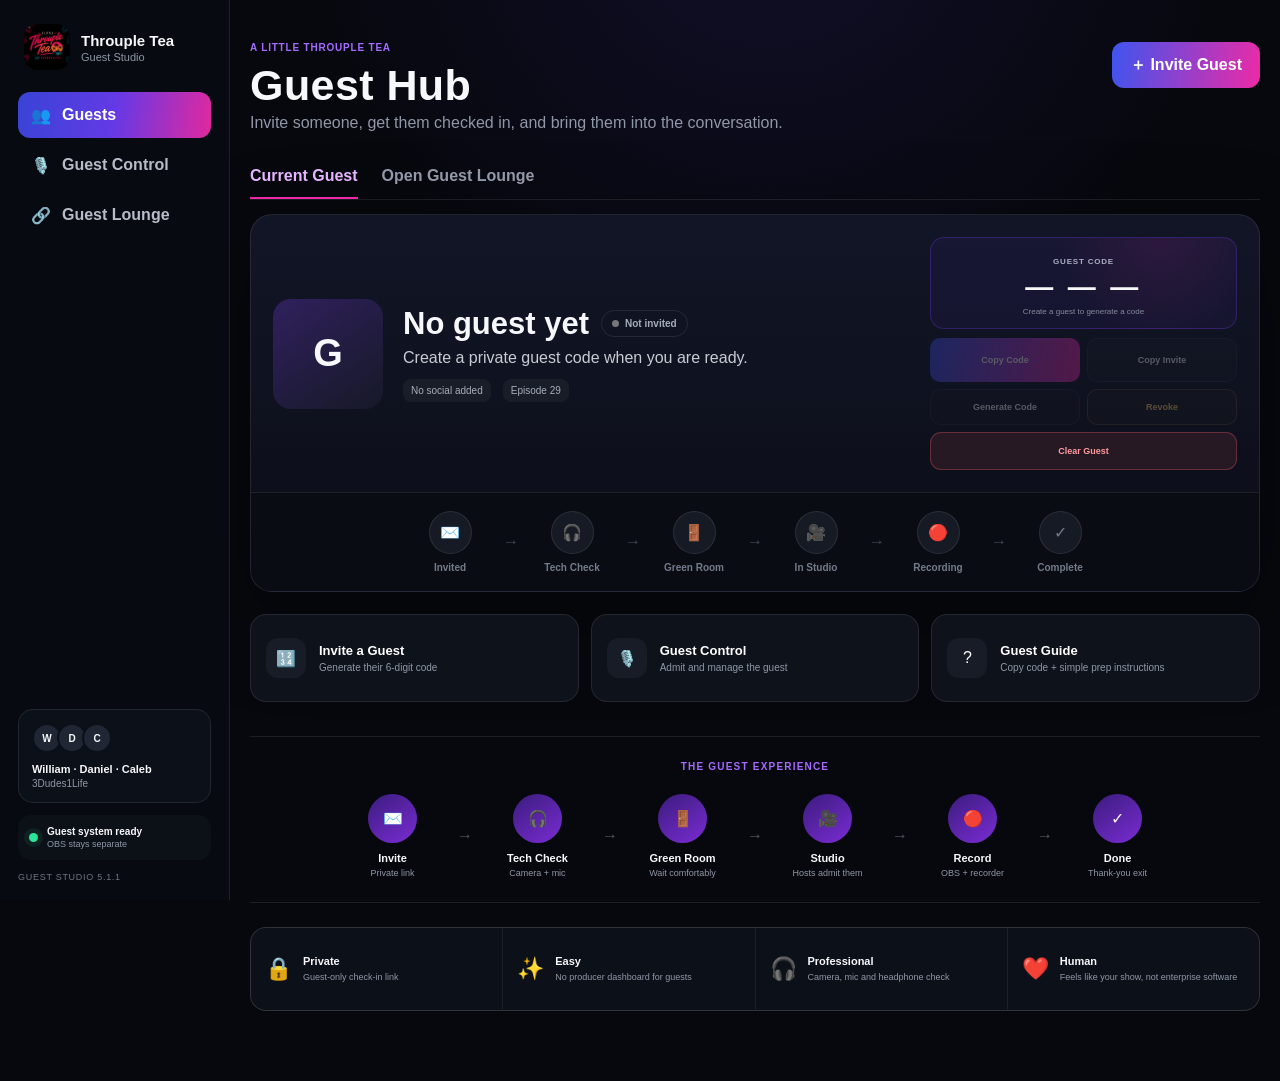
<file: index.html>
<!doctype html>
<html lang="en">
<head>
  <meta charset="utf-8">
  <meta name="viewport" content="width=device-width,initial-scale=1,viewport-fit=cover">
  <meta name="theme-color" content="#06080d">
  <meta name="robots" content="noindex,nofollow,noarchive">
  <title>Throuple Tea Guest Hub 5.1.1</title>
  <link rel="stylesheet" href="guest-hub.css?v=5.1">
</head>
<body>
  <main class="app-shell">
    <aside class="sidebar">
      <div class="brand">
        <img src="assets/podcast-artwork.jpg" alt="A Little Throuple Tea">
        <div><strong>Throuple Tea</strong><span>Guest Studio</span></div>
      </div>

      <nav>
        <button class="active" data-tab="guests"><span>👥</span>Guests</button>
        <a href="host.html" id="sidebarGuestControl"><span>🎙️</span>Guest Control</a>
        <a href="guest.html" target="_blank" rel="noopener"><span>🔗</span>Guest Lounge</a>
      </nav>

      <div class="sidebar-bottom">
        <div class="hosts">
          <div class="host-dots"><span>W</span><span>D</span><span>C</span></div>
          <strong>William · Daniel · Caleb</strong>
          <small>3Dudes1Life</small>
        </div>
        <div class="ready-chip"><i></i><span><b>Guest system ready</b><small>OBS stays separate</small></span></div>
        <div class="version">Guest Studio 5.1.1</div>
      </div>
    </aside>

    <section class="content">
      <header class="page-top">
        <div>
          <div class="eyebrow">A Little Throuple Tea</div>
          <h1>Guest Hub</h1>
          <p>Invite someone, get them checked in, and bring them into the conversation.</p>
        </div>
        <button class="primary" id="inviteGuest">＋ Invite Guest</button>
      </header>

      <div class="tabs">
        <button class="active">Current Guest</button>
        <button id="openGuestLounge">Open Guest Lounge</button>
      </div>

      <button class="green-room-alert" id="greenRoomAlert" hidden>
        <span class="green-room-beacon"><i></i><i></i><i></i></span>
        <span class="green-room-alert-copy">
          <small>Guest waiting</small>
          <strong id="greenRoomAlertName">Your guest is in the Green Room</strong>
          <em>Open Guest Control now</em>
        </span>
        <span class="green-room-arrow">→</span>
      </button>

      <section class="guest-card" id="guestCard">
        <div class="guest-main">
          <div class="guest-avatar" id="guestAvatar">G</div>
          <div class="guest-copy">
            <div class="guest-headline">
              <h2 id="guestName">No guest yet</h2>
              <span class="status invited" id="guestStatus"><i></i>Not invited</span>
            </div>
            <p id="guestRole">Create a private guest link when you are ready.</p>
            <div class="guest-meta">
              <span id="guestSocial">No social added</span>
              <span id="episodeLabel">Episode —</span>
            </div>
          </div>
          <div class="guest-actions code-actions">
            <div class="guest-code-card" id="guestCodeCard">
              <small>Guest Code</small>
              <strong id="guestCodeValue">— — —</strong>
              <span id="guestCodeExpiry">Create a guest to generate a code</span>
            </div>
            <div class="code-button-grid">
              <button class="gradient" id="copyGuestCode" disabled>Copy Code</button>
              <button id="copyGuestInvite" disabled>Copy Invite</button>
              <button id="regenerateGuestCode" disabled>Regenerate</button>
              <button class="revoke-code" id="revokeGuestCode" disabled>Revoke</button>
              <button class="clear-guest" id="clearGuest">Clear Guest</button>
            </div>
          </div>
        </div>

        <div class="journey">
          <div class="journey-step" data-step="invited"><i>✉️</i><b>Invited</b></div>
          <span>→</span>
          <div class="journey-step" data-step="tech"><i>🎧</i><b>Tech Check</b></div>
          <span>→</span>
          <div class="journey-step" data-step="waiting"><i>🚪</i><b>Green Room</b></div>
          <span>→</span>
          <div class="journey-step" data-step="admitted"><i>🎥</i><b>In Studio</b></div>
          <span>→</span>
          <div class="journey-step" data-step="recording"><i>🔴</i><b>Recording</b></div>
          <span>→</span>
          <div class="journey-step" data-step="complete"><i>✓</i><b>Complete</b></div>
        </div>
      </section>

      <section class="quick-grid">
        <button class="quick-card" id="quickInvite"><i>🔢</i><span><b>Invite a Guest</b><small>Generate their 6-digit code</small></span></button>
        <a class="quick-card guest-control-card-link" href="host.html" id="quickGuestControl"><i>🎙️</i><span><b>Guest Control</b><small>Admit and manage the guest</small></span><mark id="guestWaitingBadge" hidden>WAITING</mark></a>
        <button class="quick-card" id="copyGuide"><i>?</i><span><b>Guest Guide</b><small>Copy code + simple prep instructions</small></span></button>
      </section>

      <section class="experience">
        <div class="section-title">The guest experience</div>
        <div class="experience-row">
          <div><i>✉️</i><b>Invite</b><span>Private link</span></div>
          <em>→</em>
          <div><i>🎧</i><b>Tech Check</b><span>Camera + mic</span></div>
          <em>→</em>
          <div><i>🚪</i><b>Green Room</b><span>Wait comfortably</span></div>
          <em>→</em>
          <div><i>🎥</i><b>Studio</b><span>Hosts admit them</span></div>
          <em>→</em>
          <div><i>🔴</i><b>Record</b><span>OBS + recorder</span></div>
          <em>→</em>
          <div><i>✓</i><b>Done</b><span>Thank-you exit</span></div>
        </div>
      </section>

      <section class="value-row">
        <div><i>🔒</i><span><b>Private</b><small>Guest-only check-in link</small></span></div>
        <div><i>✨</i><span><b>Easy</b><small>No producer dashboard for guests</small></span></div>
        <div><i>🎧</i><span><b>Professional</b><small>Camera, mic and headphone check</small></span></div>
        <div><i>❤️</i><span><b>Human</b><small>Feels like your show, not enterprise software</small></span></div>
      </section>
    </section>
  </main>

  <dialog id="inviteDialog">
    <form method="dialog" class="dialog-card" id="inviteForm">
      <div class="dialog-head">
        <div><div class="eyebrow">Private invitation</div><h2>Invite a guest</h2><p>This builds the link they will use for check-in.</p></div>
        <button class="icon-close" value="cancel" aria-label="Close">×</button>
      </div>
      <div class="form-grid">
        <label><span>Name</span><input id="inviteName" required></label>
        <label><span>Pronouns</span><input id="invitePronouns" placeholder="Optional"></label>
        <label><span>Title / what they do</span><input id="inviteTitle"></label>
        <label><span>Social handle</span><input id="inviteSocial" placeholder="@handle"></label>
        <label class="full"><span>What should we promote?</span><textarea id="invitePromo"></textarea></label>
        <label><span>Season</span><input id="inviteSeason"></label>
        <label><span>Episode</span><input id="inviteEpisode"></label>
        <label class="full"><span>Episode title</span><input id="inviteEpisodeTitle"></label>
      </div>
      <div class="dialog-actions">
        <button value="cancel">Cancel</button>
        <button class="primary" id="saveInvite" value="default">Create Guest Link</button>
      </div>
    </form>
  </dialog>

  <div class="toast" id="toast"></div>
  <script src="shared-state.js"></script><script src="live-guest-config.js?v=4.5.3"></script><script src="live-guest.js?v=4.5.3"></script>
  <script src="guest-hub.js?v=5.1.1"></script>
</body>
</html>
</file>
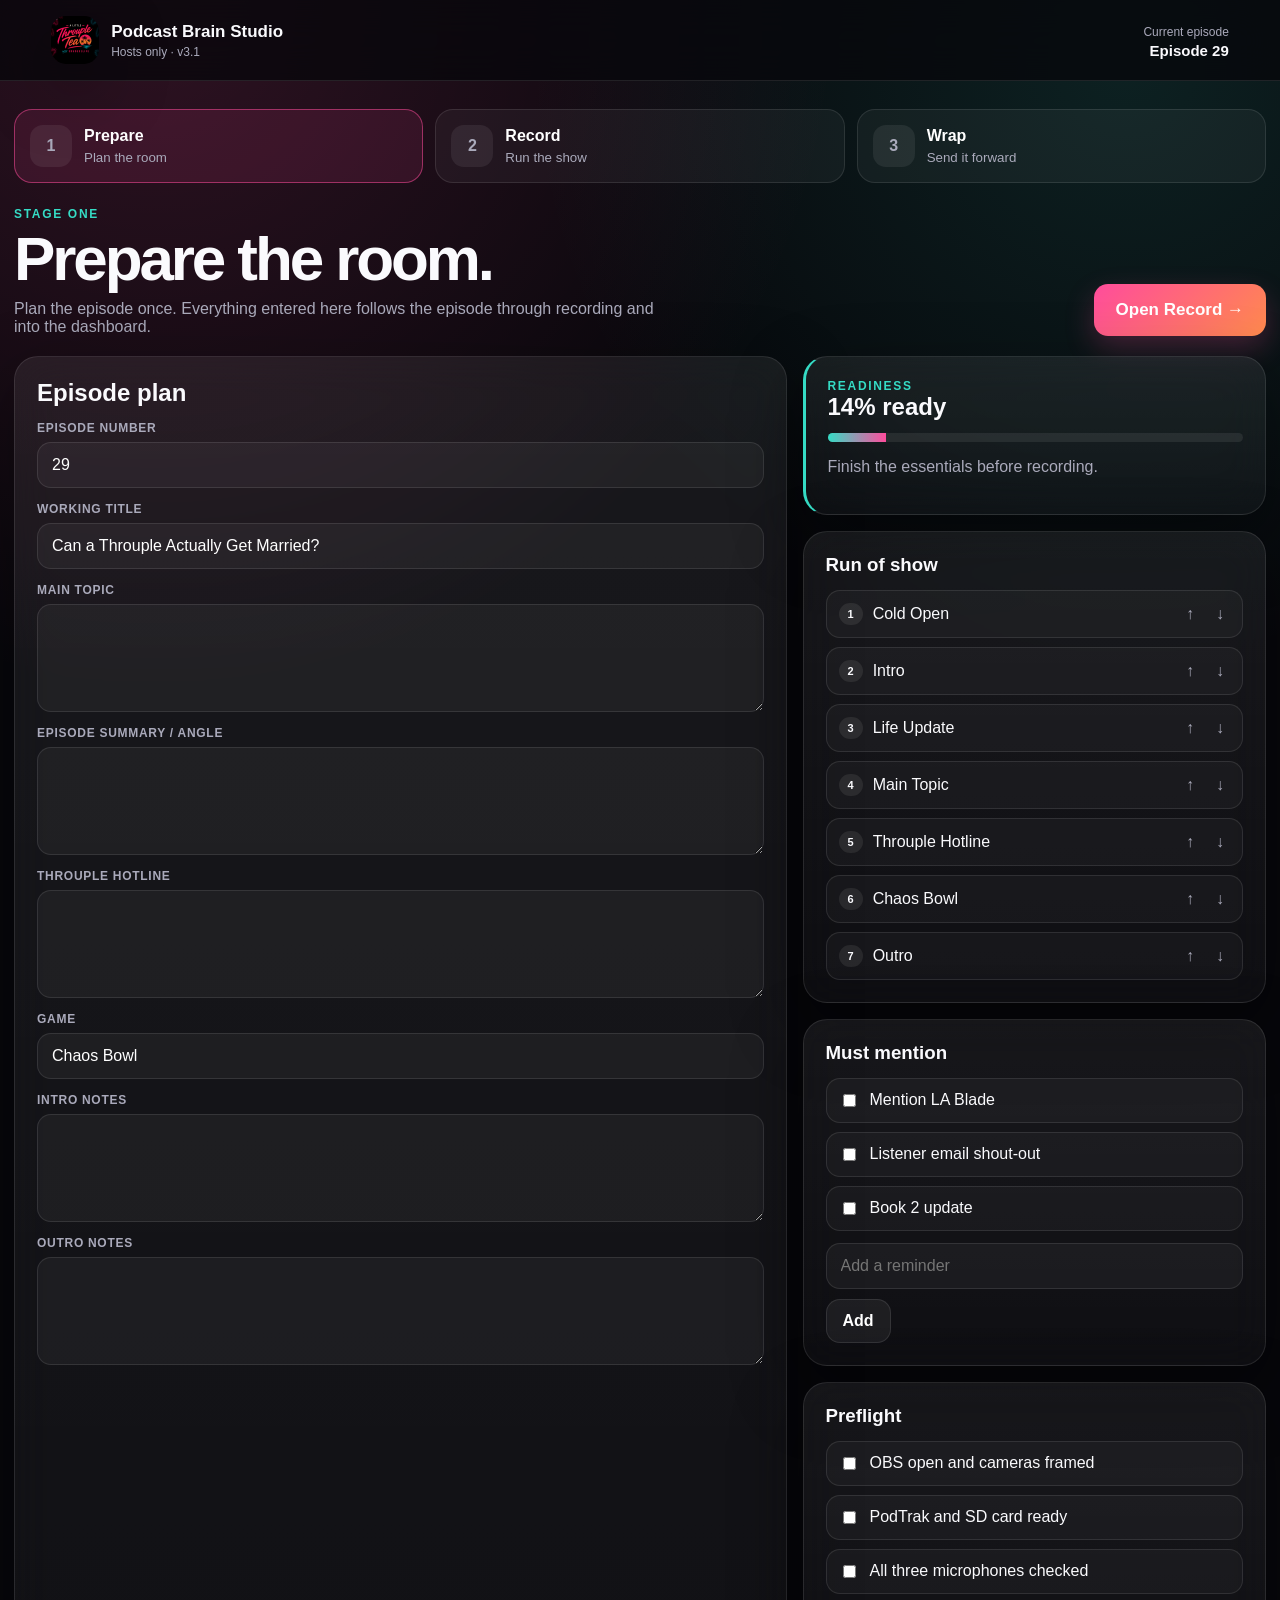
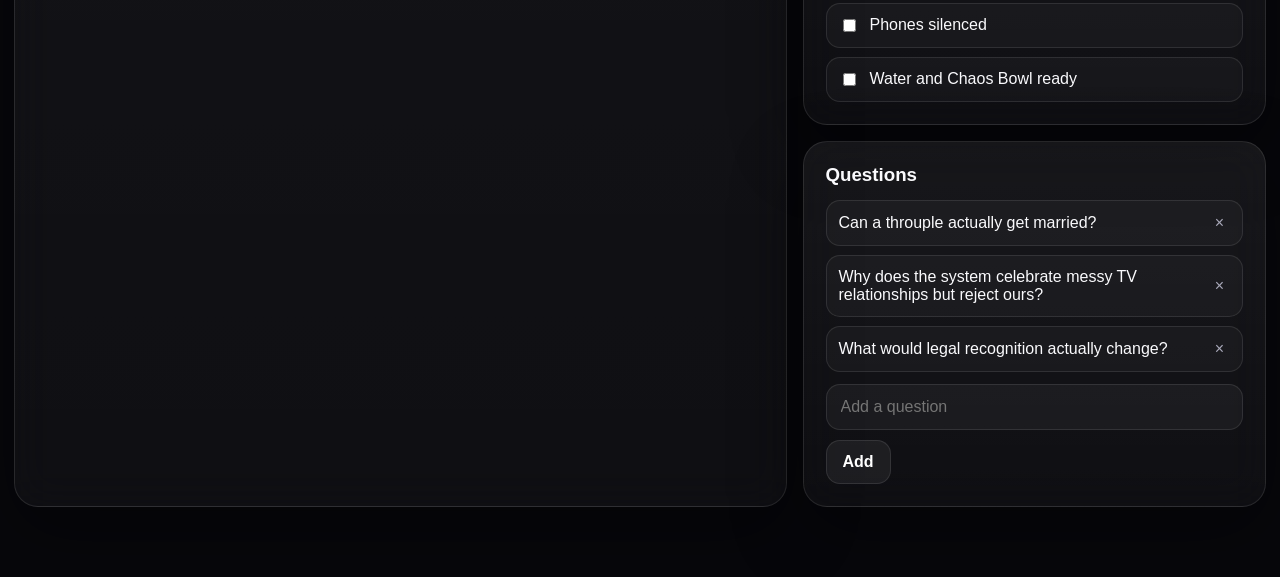
<file: studio/index.html>
<!doctype html>
<html lang="en">
<head>
  <meta charset="utf-8">
  <meta name="viewport" content="width=device-width,initial-scale=1,viewport-fit=cover">
  <meta name="theme-color" content="#07070b">
  <title>Podcast Brain Studio 3.1</title>
  <link rel="stylesheet" href="studio.css">
</head>
<body>
  <div class="app">
    <header class="topbar">
      <div class="brand">
        <img src="assets/podcast-artwork.jpg" alt="A Little Throuple Tea">
        <div><strong>Podcast Brain Studio</strong><span>Hosts only · v3.1</span></div>
      </div>
      <div class="episode-chip"><small>Current episode</small><b id="episodeChip">Episode 29</b></div>
    </header>

    <main>
      <nav class="stage-nav" aria-label="Studio stages">
        <button data-view="prepare"><span>1</span><b>Prepare</b><small>Plan the room</small></button>
        <button data-view="record"><span>2</span><b>Record</b><small>Run the show</small></button>
        <button data-view="wrap"><span>3</span><b>Wrap</b><small>Send it forward</small></button>
      </nav>

      <section id="prepare" class="view"></section>
      <section id="record" class="view"></section>
      <section id="wrap" class="view"></section>
    </main>

    <div class="toast" id="toast"></div>
  </div>
  <script src="studio.js"></script>
</body>
</html>
</file>
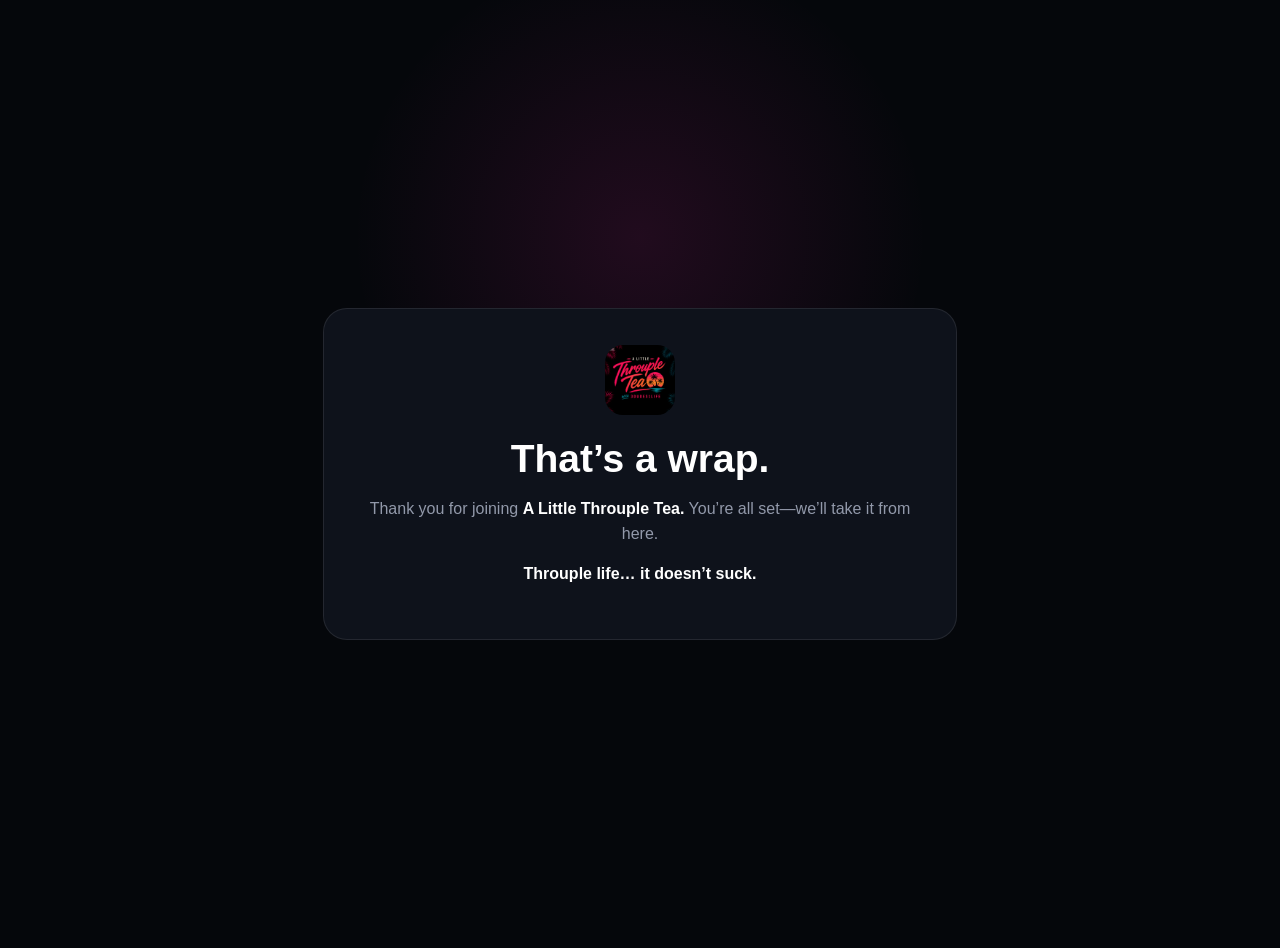
<file: guest-goodbye.html>
<!doctype html><html><head><meta charset="utf-8"><meta name="viewport" content="width=device-width,initial-scale=1"><meta name="robots" content="noindex,nofollow"><title>Thank You — A Little Throuple Tea</title><style>body{margin:0;min-height:100vh;display:grid;place-items:center;background:radial-gradient(circle at 50% 25%,rgba(237,42,166,.12),transparent 30%),#05070b;color:#fff;font-family:-apple-system,BlinkMacSystemFont,"Helvetica Neue",Arial,sans-serif;padding:24px}.card{max-width:560px;text-align:center;padding:36px;border:1px solid rgba(255,255,255,.09);border-radius:24px;background:#0e121b}.card img{width:70px;height:70px;border-radius:18px}.card h1{font-size:39px;margin:18px 0 9px}.card p{color:#9299aa;line-height:1.55}.card b{color:#fff}</style></head><body><main class="card"><img src="assets/podcast-artwork.jpg" alt=""><h1>That’s a wrap.</h1><p>Thank you for joining <b>A Little Throuple Tea.</b> You’re all set—we’ll take it from here.</p><p><b>Throuple life… it doesn’t suck.</b></p></main><script>
    const params=new URLSearchParams(location.search);
    if(params.get('ended')==='host'){
      const h=document.querySelector('h1');
      const p=document.querySelector('.card p');
      if(h)h.textContent='That’s a wrap.';
      if(p)p.innerHTML='The hosts ended the guest session. Thank you for joining <b>A Little Throuple Tea.</b> You’re all set—we’ll take it from here.';
    }
    </script></body></html>
</file>
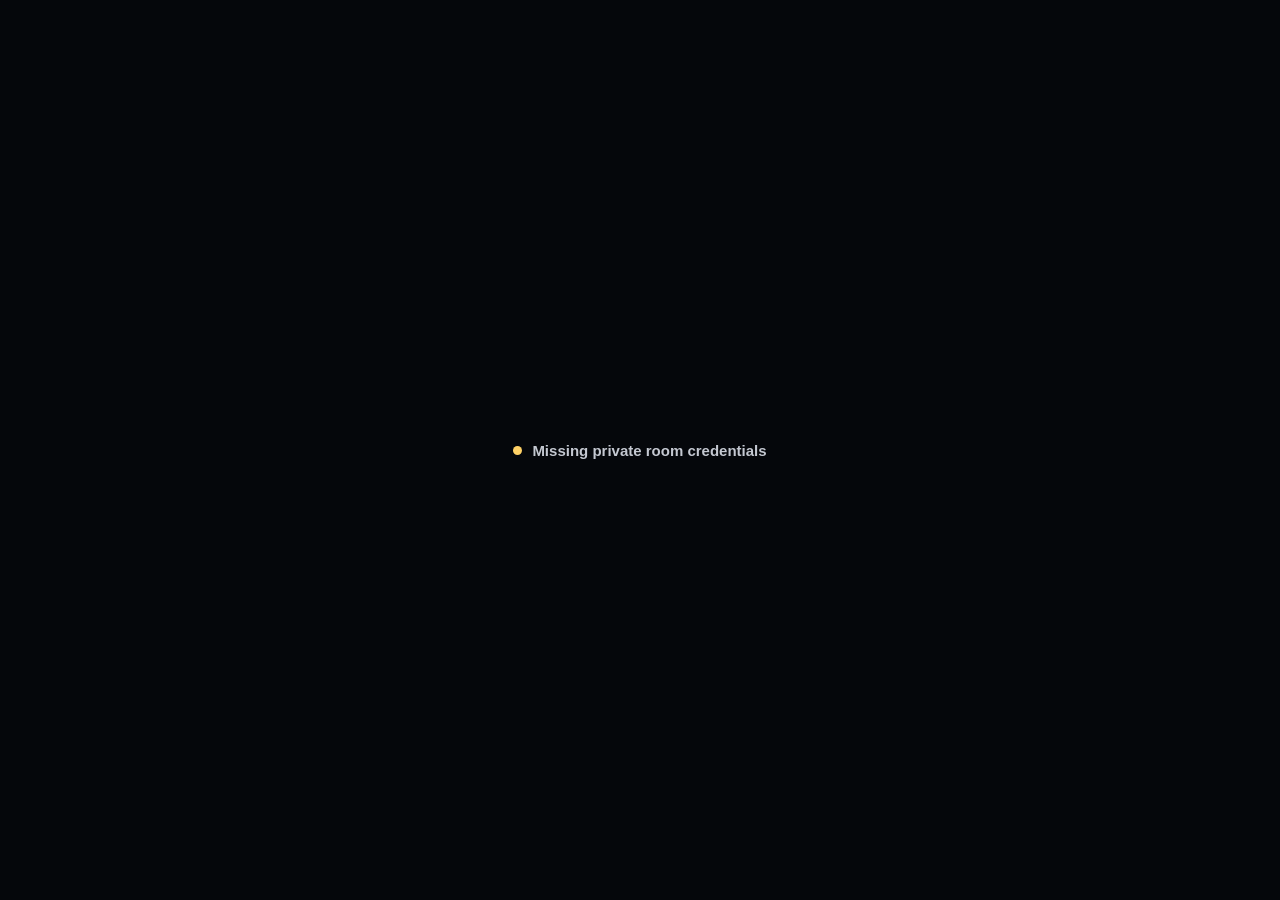
<file: guest-obs.html>
<!doctype html>
<html lang="en">
<head>
<meta charset="utf-8">
<meta name="viewport" content="width=device-width,initial-scale=1">
<meta name="robots" content="noindex,nofollow,noarchive">
<title>Throuple Tea — OBS Guest Feed</title>
<link rel="stylesheet" href="guest-obs.css?v=4.6">
</head>
<body>
<video id="guestFeed" autoplay playsinline></video>
<div id="status"><i></i><span>Waiting for guest video…</span></div>
<script src="live-guest-config.js?v=4.6"></script>
<script src="live-guest.js?v=4.6"></script>
<script src="guest-obs.js?v=4.6"></script>
</body></html>
</file>
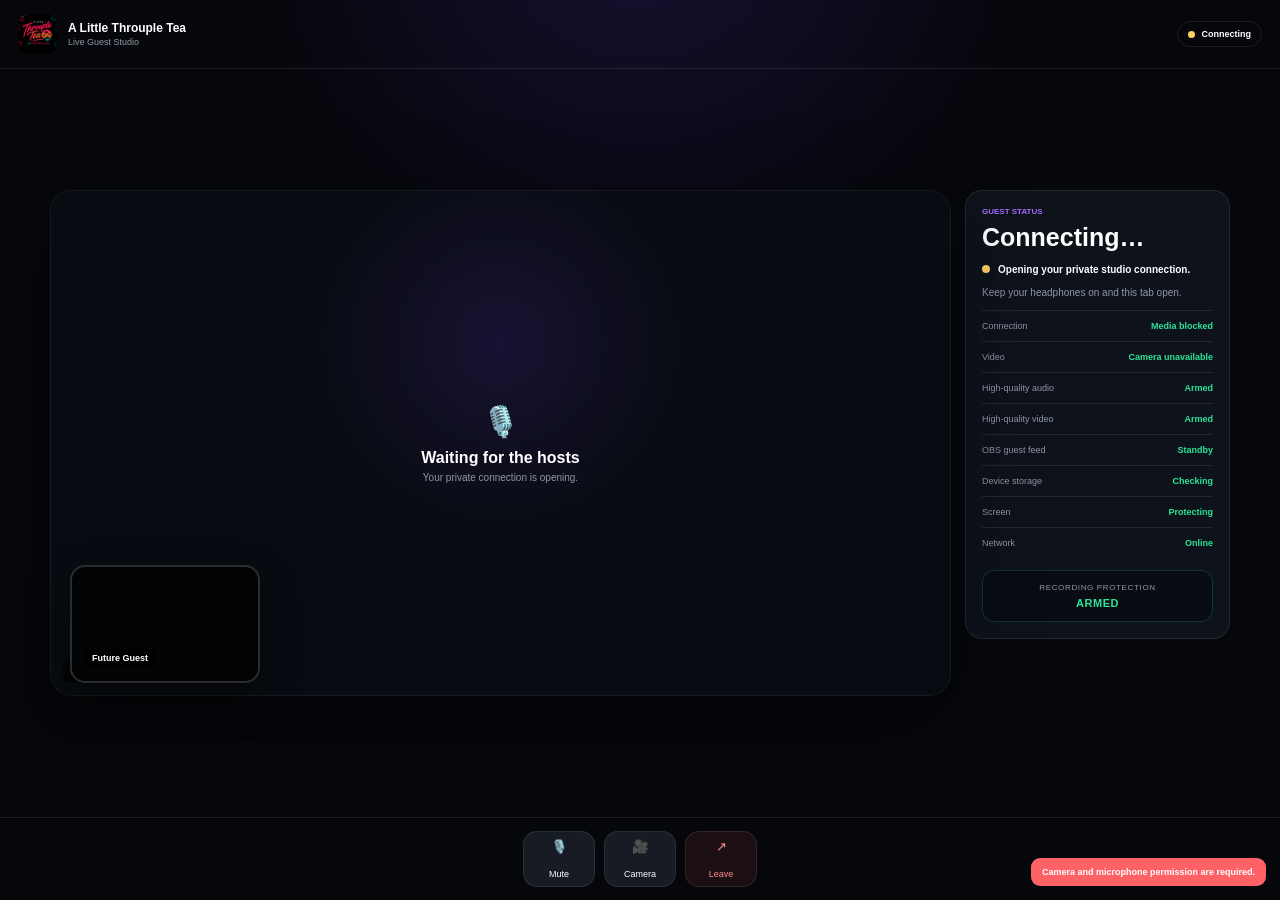
<file: guest-room.html>
<!doctype html>
<html lang="en">
<head>
  <meta charset="utf-8"><meta name="viewport" content="width=device-width,initial-scale=1,viewport-fit=cover">
  <meta name="robots" content="noindex,nofollow,noarchive"><meta name="theme-color" content="#05070b">
  <title>Live Guest Studio — A Little Throuple Tea</title>
  <link rel="stylesheet" href="guest-room.css?v=5.0">
</head>
<body>
<main class="room">
  <header>
    <div class="brand"><img src="assets/podcast-artwork.jpg" alt=""><span><b>A Little Throuple Tea</b><small>Live Guest Studio</small></span></div>
    <span class="rec-pill" id="roomStatus"><i></i>Connecting</span>
  </header>

  <section class="live-stage">
    <div class="host-feed">
      <video id="hostVideo" playsinline autoplay></video>
      <div class="host-placeholder" id="hostPlaceholder"><div><i>🎙️</i><b id="hostPlaceholderTitle">Waiting for the hosts</b><span id="hostPlaceholderText">Your private connection is opening.</span></div></div>
      <span class="feed-label">Hosts</span>
    </div>

    <div class="self-feed">
      <video id="roomVideo" playsinline muted autoplay></video>
      <span class="feed-label" id="guestBadge">You</span>
    </div>

    <aside class="live-card">
      <div class="eyebrow">Guest status</div>
      <h1 id="headline">Connecting…</h1>
      <div class="waiting" id="waiting"><i></i><span id="waitingText">Opening your private studio connection.</span></div>
      <p id="detail">Keep your headphones on and this tab open.</p>
      <div class="connection-row"><span>Connection</span><b id="connection">Starting…</b></div>
      <div class="connection-row"><span>Video</span><b id="videoQuality">Waiting</b></div>
      <div class="connection-row"><span>High-quality audio</span><b id="isoStatus">Armed</b></div>
      <div class="connection-row"><span>High-quality video</span><b id="videoIsoStatus">Armed</b></div>
      <div class="connection-row"><span>OBS guest feed</span><b id="obsFeedStatus">Standby</b></div>
      <div class="connection-row"><span>Device storage</span><b id="storageStatus">Checking</b></div>
      <div class="connection-row"><span>Screen</span><b id="wakeStatus">Protecting</b></div>
      <div class="connection-row"><span>Network</span><b id="networkSafety" class="safe">Online</b></div>
      <div class="capture-guard"><small>Recording protection</small><strong id="captureGuard">ARMED</strong></div>
    </aside>
  </section>

  <footer>
    <button id="mic">🎙️<span>Mute</span></button>
    <button id="camera">🎥<span>Camera</span></button>
    <button class="leave" id="leave">↗<span>Leave</span></button>
  </footer>
</main>
<div class="toast" id="toast"></div>
<script src="shared-state.js"></script>
<script src="media-tools.js"></script>
<script src="live-guest-config.js?v=4.7"></script>
<script src="live-guest.js?v=4.7"></script>
<script src="guest-room.js?v=4.7"></script>
</body></html>
</file>
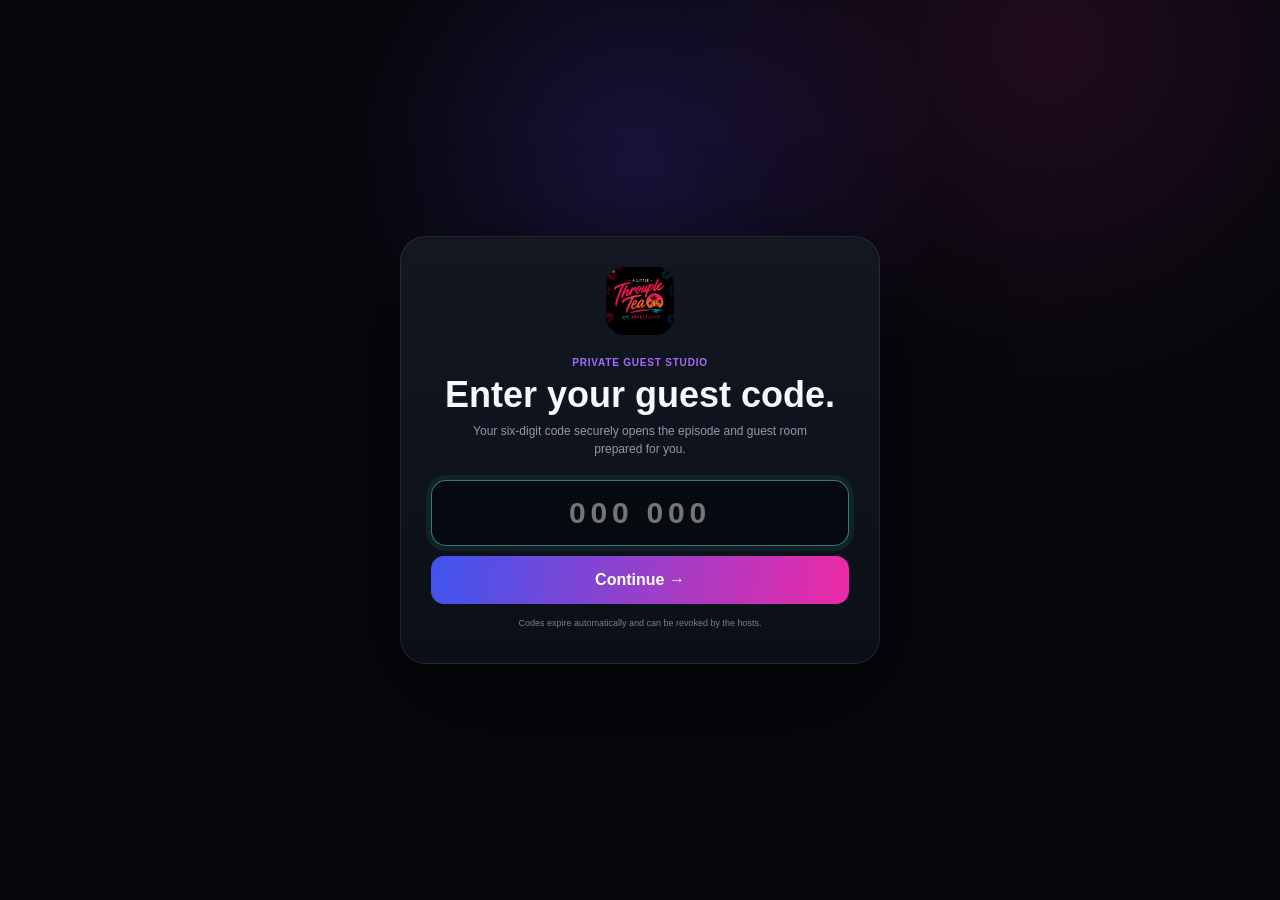
<file: guest.html>
<!doctype html>
<html lang="en">
<head><meta charset="utf-8"><meta name="viewport" content="width=device-width,initial-scale=1,viewport-fit=cover"><meta name="robots" content="noindex,nofollow,noarchive"><meta name="theme-color" content="#05070b"><title>Guest Lounge — A Little Throuple Tea</title><link rel="stylesheet" href="guest.css?v=5.1"></head>
<body>
<section class="code-gate" id="codeGate">
  <div class="code-gate-card">
    <img src="assets/podcast-artwork.jpg" alt="A Little Throuple Tea">
    <div class="eyebrow">Private Guest Studio</div>
    <h1>Enter your guest code.</h1>
    <p>Your six-digit code securely opens the episode and guest room prepared for you.</p>
    <form id="codeForm">
      <input id="codeInput" inputmode="numeric" autocomplete="one-time-code" maxlength="7" placeholder="000 000" aria-label="Six digit guest code">
      <button type="submit">Continue →</button>
    </form>
    <div class="code-gate-status" id="codeGateStatus">Codes expire automatically and can be revoked by the hosts.</div>
  </div>
</section>

<main class="shell" id="guestShell" hidden>
<header class="top"><div class="brand"><img src="assets/podcast-artwork.jpg" alt=""><span><b>A Little Throuple Tea</b><span>Private Guest Lounge</span></span></div><span class="pill" id="readyPill"><i></i><span>Check-in</span></span></header>
<section class="hero"><div class="eyebrow">You’re our guest</div><h1 id="welcomeTitle">Welcome.<span>We’ll handle the tech.</span></h1><p>About one minute of setup, then you can relax in the green room until William, Daniel and Caleb are ready.</p><div class="episode"><img src="assets/podcast-artwork.jpg" alt=""><div><b id="episodeTitle">Loading episode…</b><span id="episodeMeta"></span><span id="episodeTopic"></span></div></div></section>
<nav class="steps"><button data-stage="tech" class="active"><i>1</i>Tech</button><b></b><button data-stage="intro"><i>2</i>Intro</button><b></b><button data-stage="prep"><i>3</i>Ready</button><b></b><button data-stage="done"><i>4</i>Green Room</button></nav>

<section id="stage-tech" class="stage active"><article class="card"><div class="card-head"><small>Step 1</small><h2>Make sure you look and sound great.</h2><p>Your preview stays in your browser during this check.</p></div><div class="tech-grid"><div class="preview-wrap"><div class="preview"><video id="previewVideo" playsinline muted></video><div class="placeholder" id="previewEmpty"><div><i>🎥</i><b>Camera preview</b><span>Allow camera and microphone access when asked.</span></div></div></div><div class="meter"><i id="audioMeter"></i></div><div class="readiness"><div class="ready"><small>Camera</small><b id="cameraStatus">Waiting</b></div><div class="ready"><small>Mic</small><b id="micStatus">Waiting</b></div><div class="ready"><small>Browser</small><b id="browserStatus">Checking</b></div><div class="ready"><small>Connection</small><b id="networkStatus">Checking</b></div></div></div><aside class="device-panel"><div class="field"><label>Camera</label><select id="cameraSelect"><option value="">Default camera</option></select></div><div class="field"><label>Microphone</label><select id="micSelect"><option value="">Default microphone</option></select></div><div class="buttons"><button class="btn teal" id="testDevices">Start tech check</button><button class="btn" id="testSpeaker">Play sound</button></div><div class="buttons"><button class="btn primary" id="techContinue" disabled>Looks & sounds good →</button></div><div class="help">Headphones are strongly recommended. Face a soft light or window, keep the camera near eye level, and close apps that may be using your microphone.</div></aside></div></article></section>

<section id="stage-intro" class="stage"><article class="card"><div class="card-head"><small>Step 2</small><h2>How should we introduce you?</h2><p>This becomes the hosts’ intro card.</p></div><div class="form"><div class="form-grid"><div class="field"><label>Name</label><input id="guestName"></div><div class="field"><label>Pronouns</label><input id="pronouns"></div><div class="field"><label>Title / what you do</label><input id="guestTitle"></div><div class="field"><label>Social</label><input id="social"></div><div class="field full"><label>What should we plug?</label><textarea id="promo"></textarea></div></div><div class="intro-preview"><small>Host intro</small><b id="introPreviewName">Guest</b><span id="introPreviewMeta"></span><span id="introPreviewPromo"></span></div><div class="buttons"><button class="btn" id="introBack">← Back</button><button class="btn primary" id="introContinue">Save & continue →</button></div></div></article></section>

<section id="stage-prep" class="stage"><article class="card"><div class="card-head"><small>Step 3</small><h2>Four tiny things, then you’re done.</h2></div><div class="prep"><label><input class="prep-check" type="checkbox"><span><b>Headphones are on</b><span>Prevents echo.</span></span></label><label><input class="prep-check" type="checkbox"><span><b>Notifications are silenced</b><span>No surprise dings mid-story.</span></span></label><label><input class="prep-check" type="checkbox"><span><b>Lighting + framing look good</b><span>Camera near eye level.</span></span></label><label><input class="prep-check" type="checkbox"><span><b>You’re ready to have fun</b><span>Conversation, not press conference.</span></span></label></div><div class="release"><label><input id="releaseAccepted" type="checkbox"><span>I understand this conversation will be recorded and excerpts may be used to promote this episode and A Little Throuple Tea. Any separate formal release provided by the hosts still applies.</span></label></div><div class="buttons" style="padding:0 17px 17px"><button class="btn" id="prepBack">← Back</button><button class="btn primary" id="prepContinue" disabled>Finish check-in →</button></div></article></section>

<section id="stage-done" class="stage"><article class="card ready-final"><div class="orb">✓</div><div class="eyebrow">You’re ready</div><h2>See you in the green room.</h2><p>Keep this tab open. We’ll bring you in when the room is ready.</p><button class="btn primary" id="enterStudio">Enter Green Room →</button></article></section>
</main>
<div class="toast" id="toast"></div>
<script src="shared-state.js"></script><script src="media-tools.js"></script><script src="live-guest-config.js?v=5.1.1"></script><script src="guest.js?v=5.1.1"></script>
</body></html>
</file>
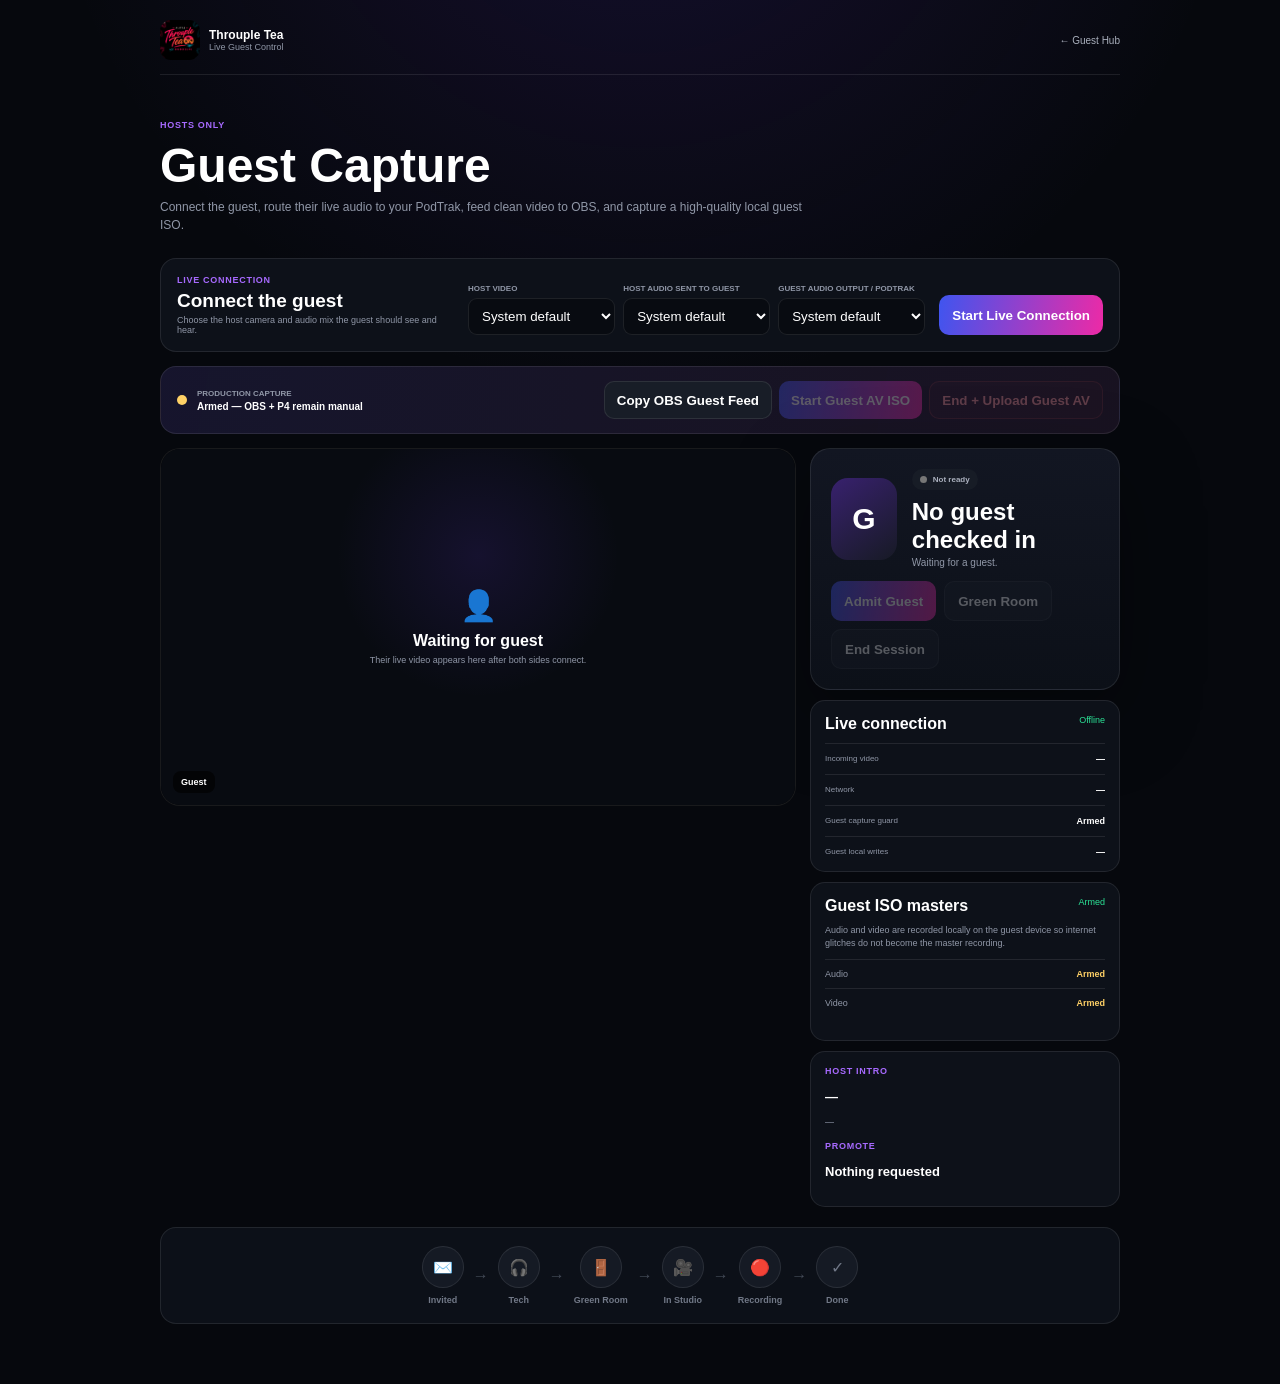
<file: host.html>
<!doctype html>
<html lang="en">
<head><meta charset="utf-8"><meta name="viewport" content="width=device-width,initial-scale=1,viewport-fit=cover"><meta name="robots" content="noindex,nofollow,noarchive"><meta name="theme-color" content="#06080d"><title>Production Guest Control — Throuple Tea</title><link rel="stylesheet" href="guest-control.css?v=5.0"></head>
<body>
<main class="control-shell">
<header><a href="index.html" class="brand"><img src="assets/podcast-artwork.jpg" alt=""><span><b>Throuple Tea</b><small>Live Guest Control</small></span></a><a href="index.html" class="back">← Guest Hub</a></header>
<section class="control-title"><div class="eyebrow">Hosts only</div><h1>Guest Capture</h1><p>Connect the guest, route their live audio to your PodTrak, feed clean video to OBS, and capture a high-quality local guest ISO.</p></section>

<section class="connection-setup" id="connectionSetup">
  <div><div class="eyebrow">Live connection</div><h2 id="setupHeadline">Connect the guest</h2><p id="setupDetail">Choose the host camera and audio mix the guest should see and hear.</p></div>
  <div class="setup-fields">
    <label><span>Host video</span><select id="hostCamera"><option value="">Default camera</option></select></label>
    <label><span>Host audio sent to guest</span><select id="hostMic"><option value="">Default microphone</option></select></label>
    <label><span>Guest audio output / PodTrak</span><select id="guestOutput"><option value="">System default output</option></select></label>
  </div>
  <button id="connectLive">Start Live Connection</button>
</section>

<section class="capture-bar">
  <div class="capture-state"><i></i><span><small>Production capture</small><b id="captureStatus">Armed — OBS + P4 remain manual</b></span></div>
  <div class="capture-actions">
    <button id="obsFeedButton">Copy OBS Guest Feed</button>
    <button id="startCapture" disabled>Start Guest AV ISO</button>
    <button class="finish" id="finishCapture" disabled>End + Upload Guest AV</button>
  </div>
</section>
<section class="live-grid">
  <div class="guest-video">
    <video id="guestVideo" playsinline autoplay></video>
    <div class="guest-placeholder" id="guestPlaceholder"><div><i>👤</i><b id="guestPlaceholderTitle">Waiting for guest</b><span id="guestPlaceholderText">Their live video appears here after both sides connect.</span></div></div>
    <span class="video-label" id="guestVideoLabel">Guest</span>
  </div>

  <aside>
    <section class="guest-control-card"><div class="guest-profile"><div class="avatar" id="avatar">G</div><div><div class="status" id="status"><i></i>Not ready</div><h2 id="name">No guest checked in</h2><p id="role">Waiting for a guest.</p></div></div><div class="control-actions"><button id="admit" disabled>Admit Guest</button><button id="return" disabled>Green Room</button><button id="complete" disabled>End Session</button></div></section>
    <section class="connection-card"><div class="rail-title"><b>Live connection</b><span id="connectionState">Offline</span></div><div class="metric"><small>Incoming video</small><strong id="incomingQuality">—</strong></div><div class="metric"><small>Network</small><strong id="networkQuality">—</strong></div>
      <div class="metric"><small>Guest capture guard</small><strong id="guestCaptureGuard">Armed</strong></div>
      <div class="metric"><small>Guest local writes</small><strong id="guestLocalWrites">—</strong></div></section>
    <section class="connection-card iso-card">
      <div class="rail-title"><b>Guest ISO masters</b><span id="isoHostStatus">Armed</span></div>
      <p class="iso-help">Audio and video are recorded locally on the guest device so internet glitches do not become the master recording.</p>
      <div class="iso-master-row"><span>Audio</span><b id="audioIsoHostStatus">Armed</b></div>
      <div class="iso-master-row"><span>Video</span><b id="videoIsoHostStatus">Armed</b></div>
      <button id="retryUpload" class="retry-upload" hidden>Retry Guest Upload</button><div class="iso-downloads">
        <a id="downloadAudioIso" class="download-iso" hidden>Download Guest Audio</a>
        <a id="downloadVideoIso" class="download-iso" hidden>Download Guest Video</a>
      </div>
    </section>
    <section class="info-card"><div class="eyebrow">Host intro</div><h3 id="intro">—</h3><p id="social">—</p><div class="eyebrow promo-label">Promote</div><h3 id="promo">Nothing requested</h3></section>
  </aside>
</section>

<section class="journey"><div data-step="invited"><i>✉️</i><b>Invited</b></div><span>→</span><div data-step="tech"><i>🎧</i><b>Tech</b></div><span>→</span><div data-step="waiting"><i>🚪</i><b>Green Room</b></div><span>→</span><div data-step="admitted"><i>🎥</i><b>In Studio</b></div><span>→</span><div data-step="recording"><i>🔴</i><b>Recording</b></div><span>→</span><div data-step="complete"><i>✓</i><b>Done</b></div></section>
</main>
<div class="toast" id="toast"></div>
<script src="shared-state.js"></script><script src="media-tools.js"></script><script src="live-guest-config.js?v=5.0"></script><script src="live-guest.js?v=5.0"></script><script src="guest-control.js?v=5.0"></script>
</body></html>
</file>
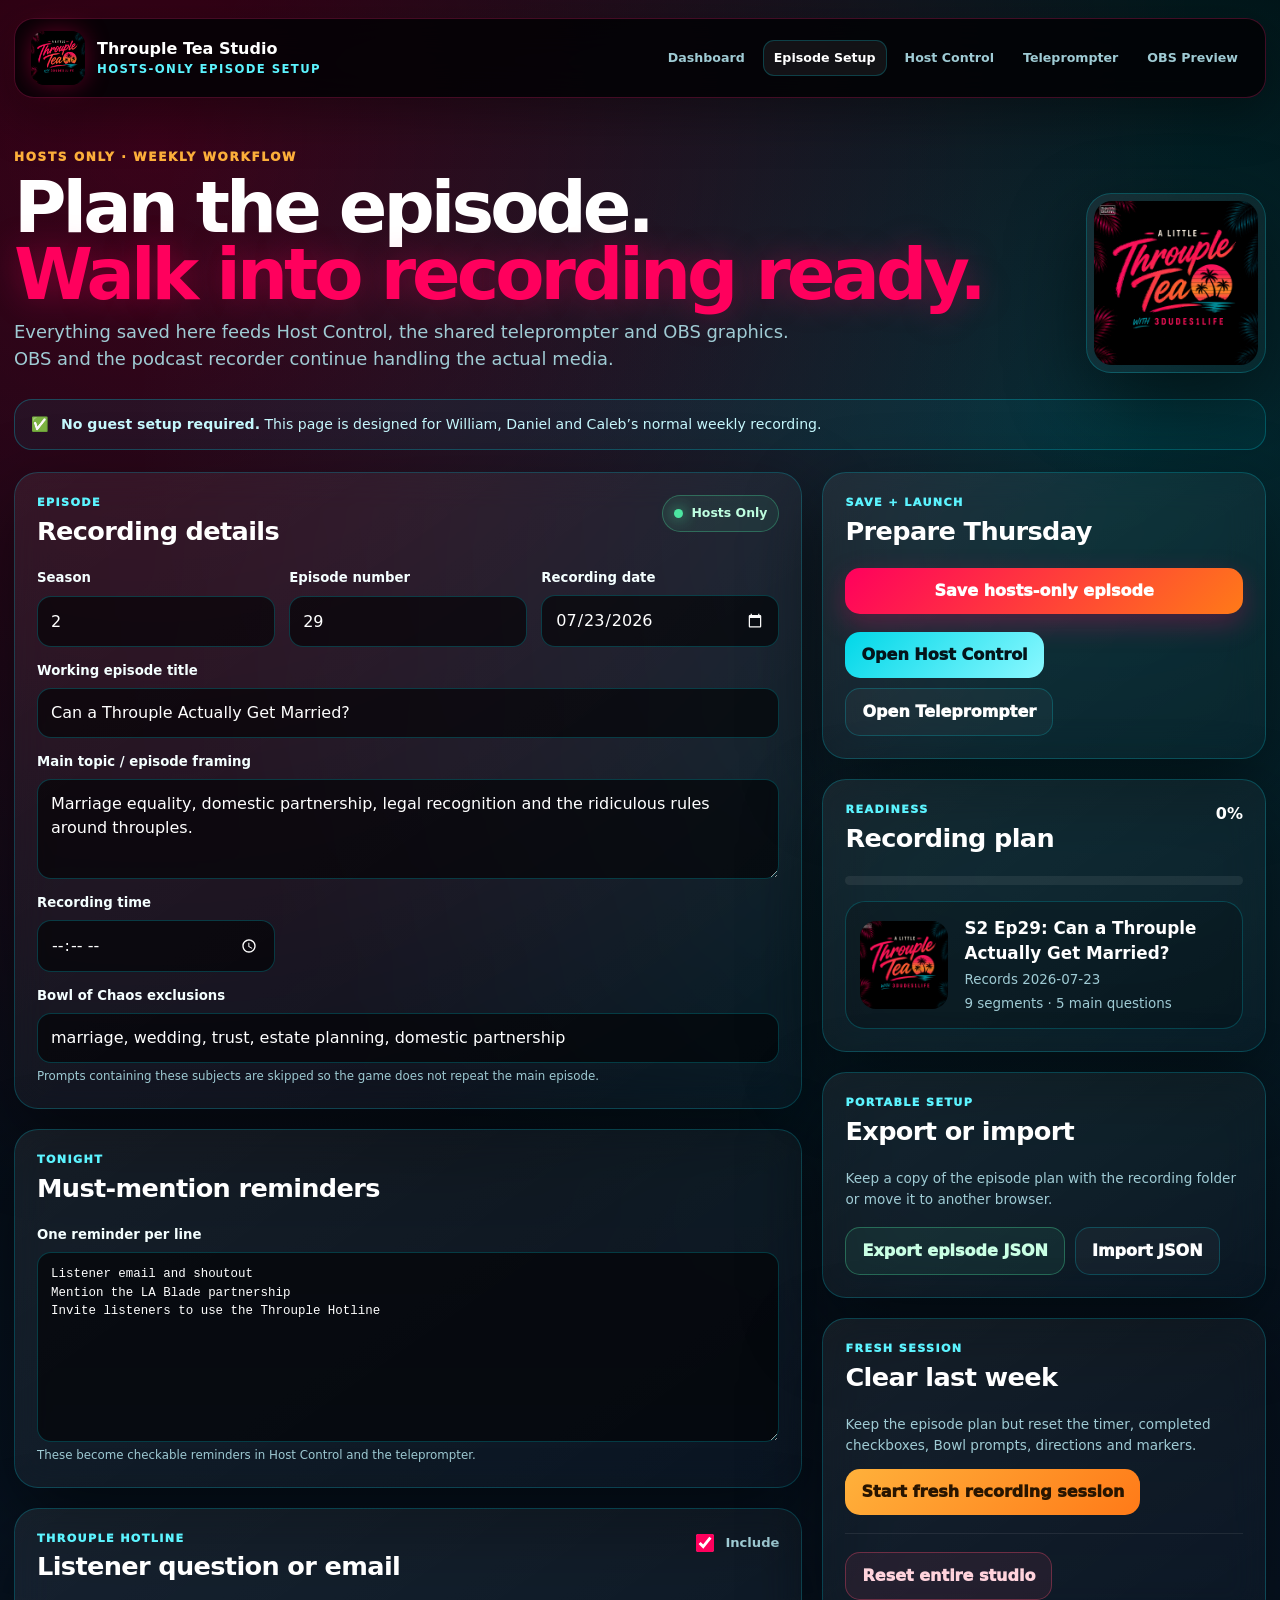
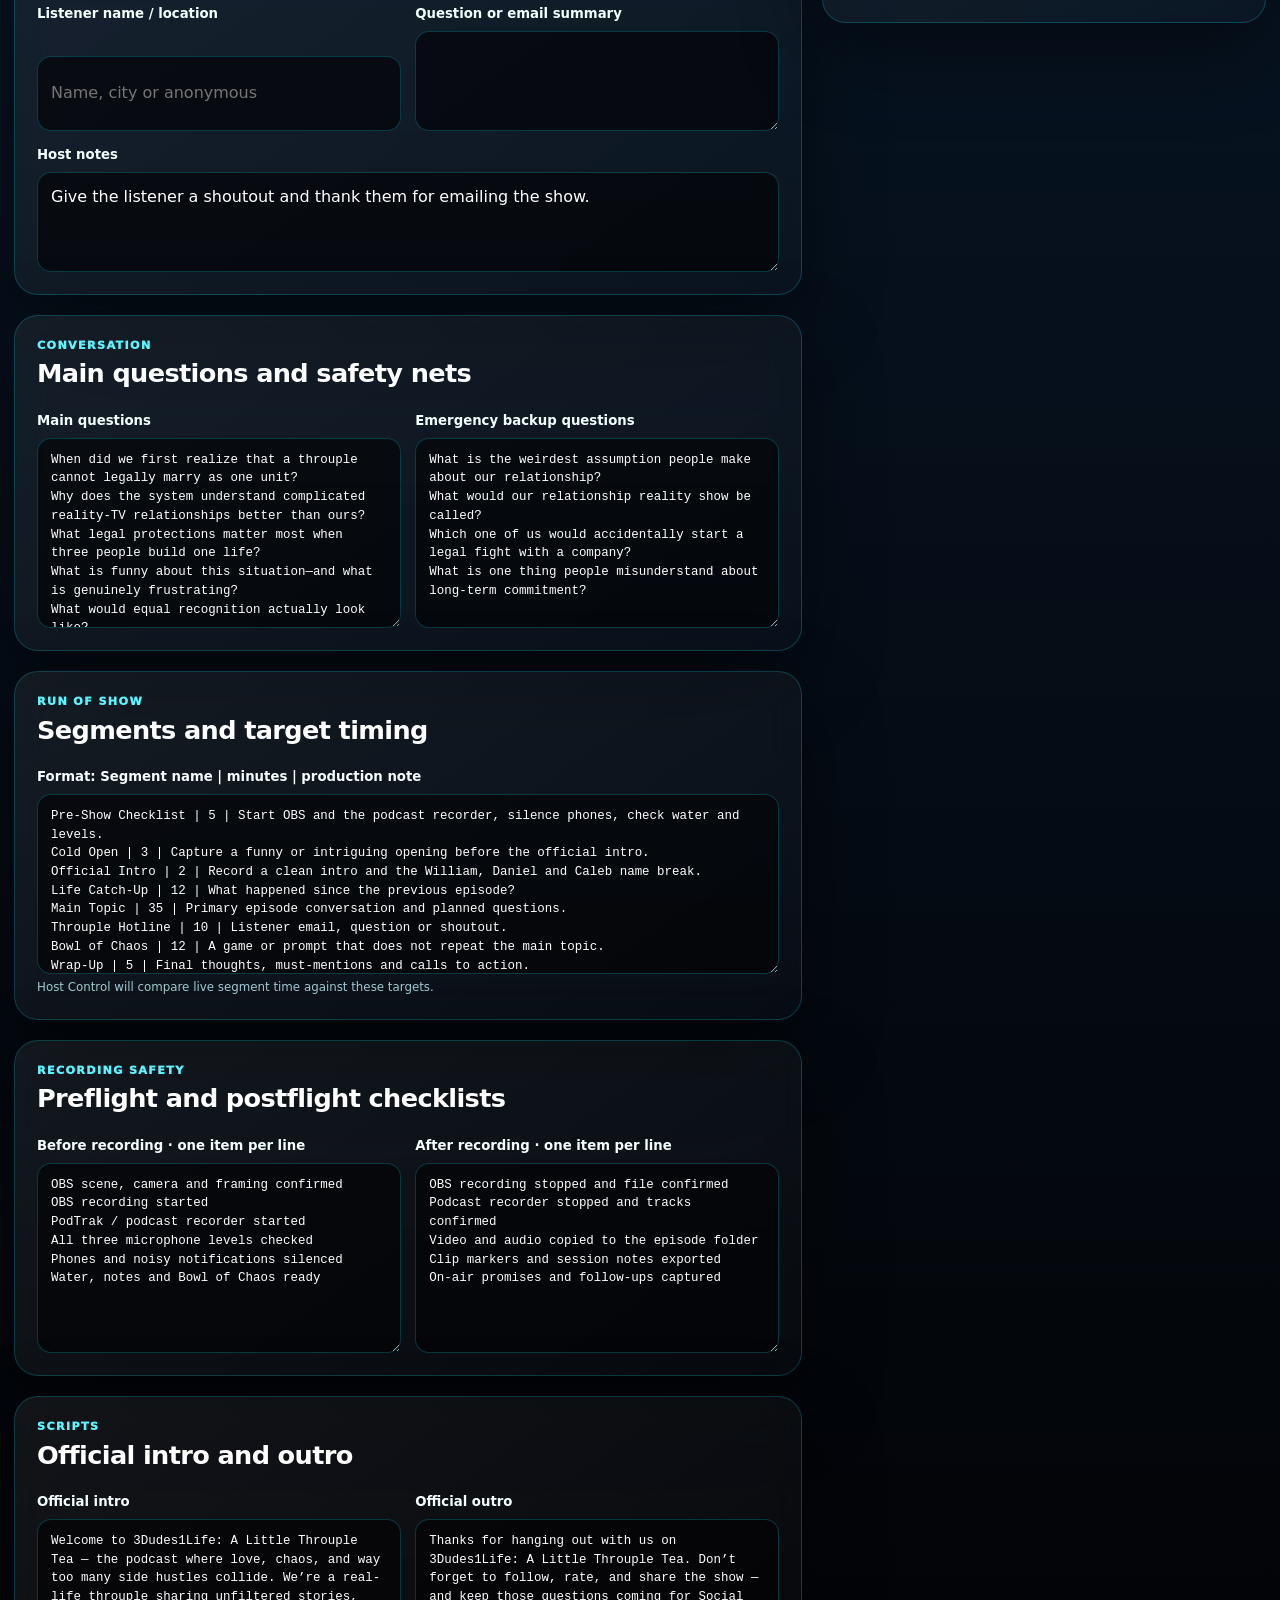
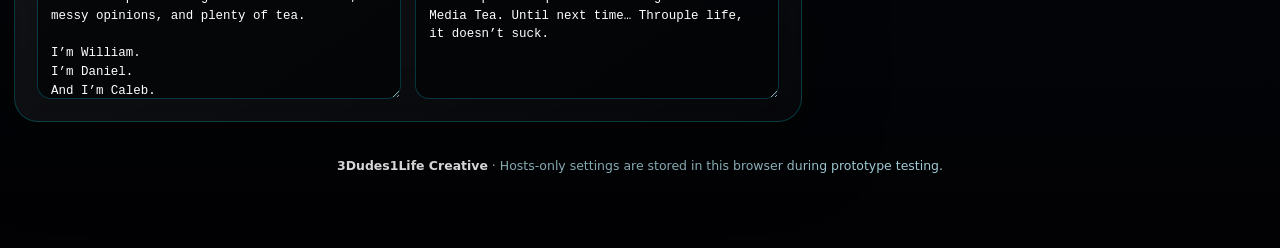
<file: setup.html>
<!doctype html>
<html lang="en">
<head>
  <meta charset="utf-8">
  <meta name="viewport" content="width=device-width, initial-scale=1, viewport-fit=cover">
  <meta name="robots" content="noindex,nofollow,noarchive">
  <meta name="theme-color" content="#020204">
  <title>Episode Setup — Throuple Tea Studio</title>
  <link rel="stylesheet" href="styles.css">
  <link rel="stylesheet" href="responsive-os.css?v=20260721-1">
</head>
<body>
  <main class="shell">
    <header class="topbar">
      <a class="brand" href="index.html"><img src="assets/podcast-artwork.jpg" alt="A Little Throuple Tea artwork"><span class="brand-copy"><strong>Throuple Tea Studio</strong><span>Hosts-Only Episode Setup</span></span></a>
      <nav class="nav-links" aria-label="Studio pages"><a href="index.html">Dashboard</a><a class="active" href="setup.html">Episode Setup</a><a href="host.html">Host Control</a><a href="teleprompter.html" target="_blank" rel="noopener">Teleprompter</a><a href="graphics.html?debug=1" target="_blank" rel="noopener">OBS Preview</a></nav>
    </header>

    <section class="page-head">
      <div><div class="eyebrow">Hosts Only · Weekly Workflow</div><h1>Plan the episode.<span>Walk into recording ready.</span></h1><p>Everything saved here feeds Host Control, the shared teleprompter and OBS graphics. OBS and the podcast recorder continue handling the actual media.</p></div>
      <div class="art glass"><img src="assets/podcast-artwork.jpg" alt="Official podcast artwork"></div>
    </section>

    <div class="notice info"><span>✅</span><div><b>No guest setup required.</b> This page is designed for William, Daniel and Caleb’s normal weekly recording.</div></div>

    <form id="setupForm" class="grid sidebar">
      <div class="stack">
        <section class="card glass">
          <div class="card-head"><div><div class="card-kicker">Episode</div><h2>Recording details</h2></div><span class="status-pill"><i class="status-dot"></i>Hosts Only</span></div>
          <div class="form-grid three">
            <div class="field"><label for="season">Season</label><input id="season" inputmode="numeric"></div>
            <div class="field"><label for="episodeNumber">Episode number</label><input id="episodeNumber" inputmode="numeric"></div>
            <div class="field"><label for="recordingDate">Recording date</label><input id="recordingDate" type="date"></div>
            <div class="field full"><label for="episodeTitle">Working episode title</label><input id="episodeTitle" required></div>
            <div class="field full"><label for="mainTopic">Main topic / episode framing</label><textarea id="mainTopic"></textarea></div>
            <div class="field"><label for="recordingTime">Recording time</label><input id="recordingTime" type="time"></div>
            <div class="field full"><label for="exclusionKeywords">Bowl of Chaos exclusions</label><input id="exclusionKeywords" placeholder="marriage, legal, wedding..."><div class="help">Prompts containing these subjects are skipped so the game does not repeat the main episode.</div></div>
          </div>
        </section>

        <section class="card glass">
          <div class="card-head"><div><div class="card-kicker">Tonight</div><h2>Must-mention reminders</h2></div></div>
          <div class="field"><label for="mustMentions">One reminder per line</label><textarea class="code" id="mustMentions" placeholder="Listener email and shoutout\nMention LA Blade\nThrouple Hotline CTA"></textarea><div class="help">These become checkable reminders in Host Control and the teleprompter.</div></div>
        </section>

        <section class="card glass">
          <div class="card-head"><div><div class="card-kicker">Throuple Hotline</div><h2>Listener question or email</h2></div><label class="switch-label"><input id="hotlineEnabled" type="checkbox"><span>Include</span></label></div>
          <div class="form-grid">
            <div class="field"><label for="hotlineListener">Listener name / location</label><input id="hotlineListener" placeholder="Name, city or anonymous"></div>
            <div class="field"><label for="hotlineQuestion">Question or email summary</label><textarea id="hotlineQuestion"></textarea></div>
            <div class="field full"><label for="hotlineNotes">Host notes</label><textarea id="hotlineNotes" placeholder="Shoutout, context, what not to read verbatim..."></textarea></div>
          </div>
        </section>

        <section class="card glass">
          <div class="card-head"><div><div class="card-kicker">Conversation</div><h2>Main questions and safety nets</h2></div></div>
          <div class="form-grid">
            <div class="field"><label for="questions">Main questions</label><textarea class="code" id="questions" placeholder="One question per line"></textarea></div>
            <div class="field"><label for="backupQuestions">Emergency backup questions</label><textarea class="code" id="backupQuestions" placeholder="One backup question per line"></textarea></div>
          </div>
        </section>

        <section class="card glass">
          <div class="card-head"><div><div class="card-kicker">Run of Show</div><h2>Segments and target timing</h2></div></div>
          <div class="field"><label for="segments">Format: Segment name | minutes | production note</label><textarea class="code tall" id="segments"></textarea><div class="help">Host Control will compare live segment time against these targets.</div></div>
        </section>

        <section class="card glass">
          <div class="card-head"><div><div class="card-kicker">Recording Safety</div><h2>Preflight and postflight checklists</h2></div></div>
          <div class="form-grid">
            <div class="field"><label for="preflight">Before recording · one item per line</label><textarea class="code" id="preflight"></textarea></div>
            <div class="field"><label for="postflight">After recording · one item per line</label><textarea class="code" id="postflight"></textarea></div>
          </div>
        </section>

        <section class="card glass">
          <div class="card-head"><div><div class="card-kicker">Scripts</div><h2>Official intro and outro</h2></div></div>
          <div class="form-grid">
            <div class="field"><label for="intro">Official intro</label><textarea class="code tall" id="intro"></textarea></div>
            <div class="field"><label for="outro">Official outro</label><textarea class="code tall" id="outro"></textarea></div>
          </div>
        </section>
      </div>

      <aside class="stack sticky-stack">
        <section class="card glass">
          <div class="card-head"><div><div class="card-kicker">Save + Launch</div><h2>Prepare Thursday</h2></div></div>
          <button class="btn primary" style="width:100%" type="submit">Save hosts-only episode</button>
          <div class="button-row"><a class="btn teal" href="host.html">Open Host Control</a><a class="btn" href="teleprompter.html" target="_blank" rel="noopener">Open Teleprompter</a></div>
        </section>

        <section class="card glass">
          <div class="card-head"><div><div class="card-kicker">Readiness</div><h2>Recording plan</h2></div><strong class="readiness-score" id="readinessScore">0%</strong></div>
          <div class="meter"><i id="readinessBar"></i></div>
          <div class="episode-summary" style="margin-top:16px"><img src="assets/podcast-artwork.jpg" alt="Podcast artwork"><div><strong id="summaryTitle">—</strong><span id="summaryDate">—</span><span id="summarySegments">—</span></div></div>
        </section>

        <section class="card glass">
          <div class="card-head"><div><div class="card-kicker">Portable Setup</div><h2>Export or import</h2></div></div>
          <p class="muted mini">Keep a copy of the episode plan with the recording folder or move it to another browser.</p>
          <div class="button-row"><button class="btn success" id="exportJson" type="button">Export episode JSON</button><button class="btn" id="importJson" type="button">Import JSON</button><input id="importFile" type="file" accept="application/json,.json" hidden></div>
        </section>

        <section class="card glass">
          <div class="card-head"><div><div class="card-kicker">Fresh Session</div><h2>Clear last week</h2></div></div>
          <p class="muted mini">Keep the episode plan but reset the timer, completed checkboxes, Bowl prompts, directions and markers.</p>
          <button class="btn sun" id="freshSession" type="button">Start fresh recording session</button>
          <div class="divider"></div>
          <button class="btn danger" id="resetAll" type="button">Reset entire studio</button>
        </section>
      </aside>
    </form>

    <footer class="footer"><b>3Dudes1Life Creative</b> · Hosts-only settings are stored in this browser during prototype testing.</footer>
  </main>
  <div class="toast" id="toast" role="status" aria-live="polite"></div>
  <script src="shared-state.js"></script>
  <script src="setup.js"></script>
</body>
</html>
</file>
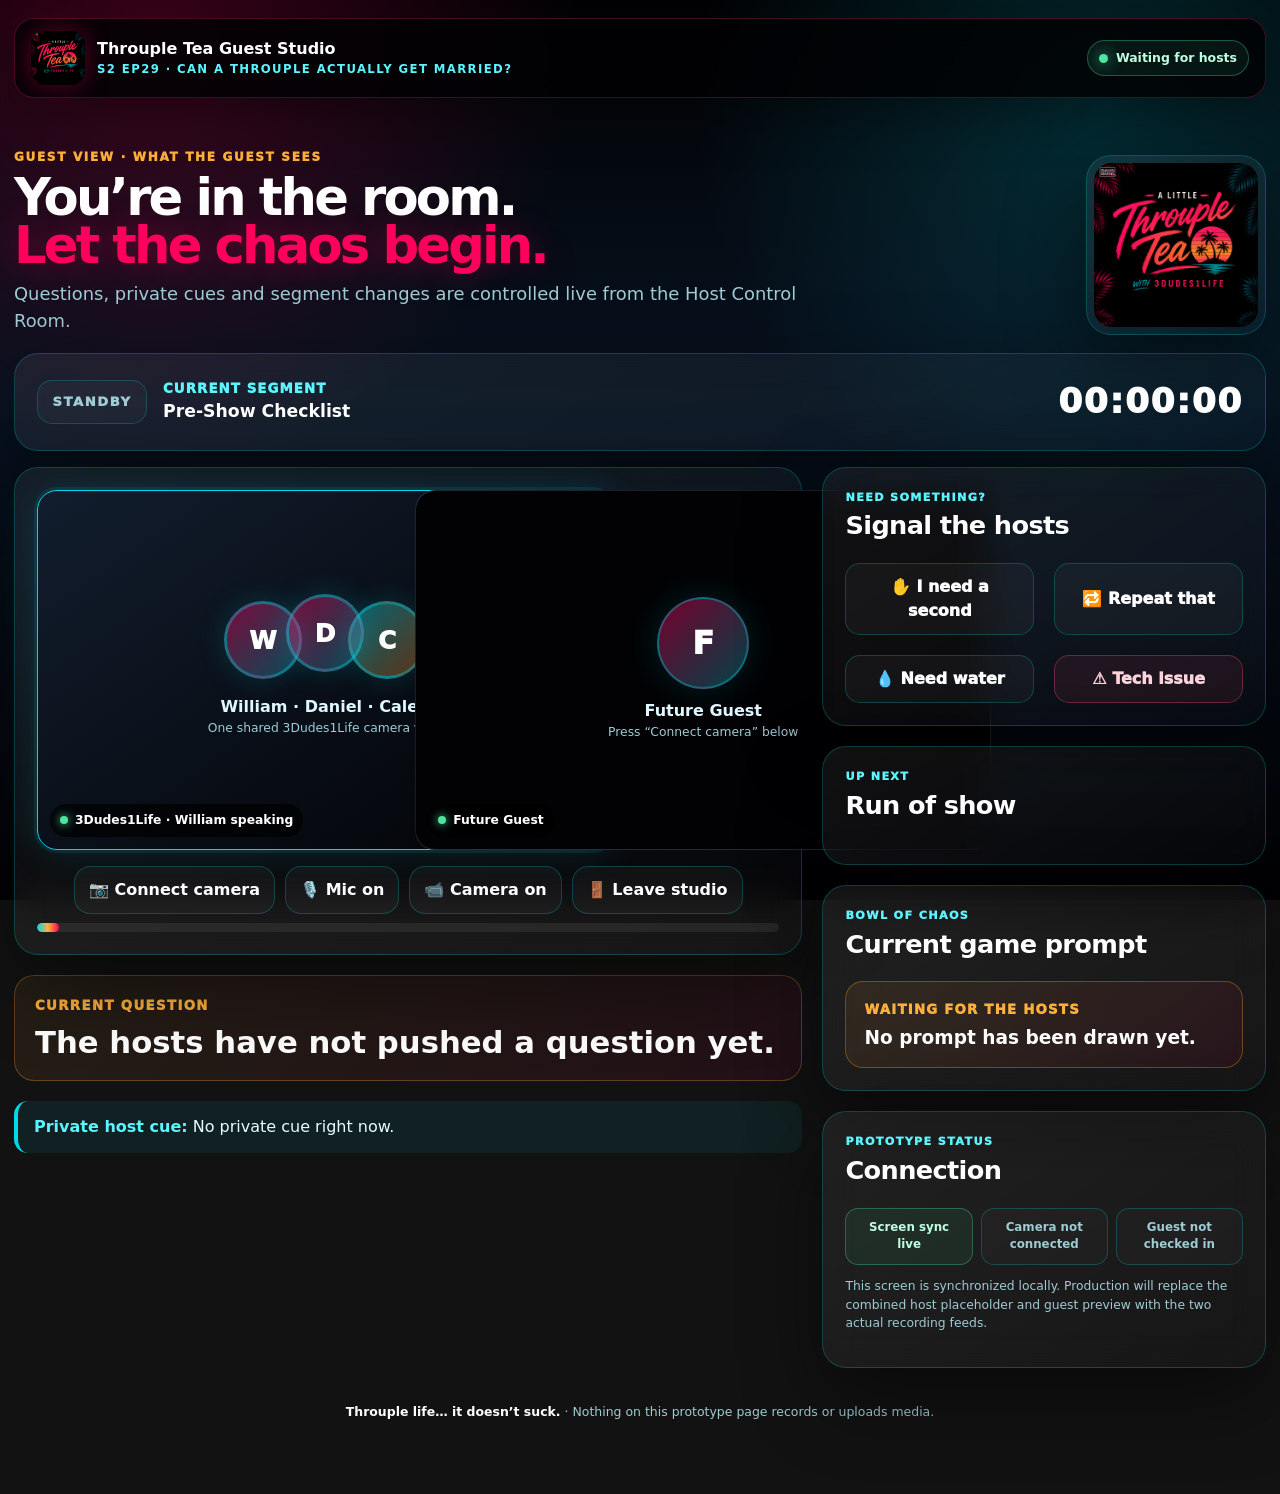
<file: studio.html>
<!doctype html>
<html lang="en">
<head>
  <meta charset="utf-8">
  <meta name="viewport" content="width=device-width, initial-scale=1, viewport-fit=cover">
  <meta name="robots" content="noindex,nofollow,noarchive">
  <meta name="theme-color" content="#020204">
  <title>Guest Studio — A Little Throuple Tea</title>
  <link rel="stylesheet" href="styles.css">
  <link rel="stylesheet" href="responsive-os.css?v=20260721-1">
</head>
<body class="compact">
  <main class="shell">
    <header class="topbar">
      <a class="brand" href="index.html"><img src="assets/podcast-artwork.jpg" alt="A Little Throuple Tea artwork"><span class="brand-copy"><strong>Throuple Tea Guest Studio</strong><span id="headerEpisode">Recording room</span></span></a>
      <div style="display:flex;align-items:center;gap:10px;flex-wrap:wrap"><span class="status-pill" id="recordingPill"><i class="status-dot"></i>Waiting for hosts</span><a class="btn small" id="externalRoom" href="#" target="_blank" rel="noopener" hidden>Open recording platform</a></div>
    </header>

    <section class="page-head" style="padding-bottom:18px">
      <div><div class="eyebrow">Guest view · what the guest sees</div><h1 style="font-size:clamp(2.1rem,4vw,4.4rem)">You’re in the room.<span>Let the chaos begin.</span></h1><p>Questions, private cues and segment changes are controlled live from the Host Control Room.</p></div>
      <div class="art glass"><img src="assets/podcast-artwork.jpg" alt="Podcast artwork"></div>
    </section>

    <div class="studio-banner card glass">
      <div class="onair-box idle" id="onAirBox">STANDBY</div>
      <div class="current-content"><small id="segmentKicker">Current segment</small><strong id="segmentName">Pre-Show Check-In</strong></div>
      <div class="timer" id="recordingTimer">00:00:00</div>
    </div>

    <div class="grid sidebar">
      <div class="stack">
        <section class="card glass">
          <div class="camera-grid two-feed">
            <div class="camera-tile host-view" id="hostTile" data-speaker-group="Hosts">
              <div class="camera-placeholder">
                <div>
                  <div class="host-avatar-row" aria-hidden="true">
                    <span class="avatar mini">W</span>
                    <span class="avatar mini">D</span>
                    <span class="avatar mini">C</span>
                  </div>
                  <strong>William · Daniel · Caleb</strong>
                  <div class="muted tiny">One shared 3Dudes1Life camera view</div>
                </div>
              </div>
              <div class="camera-label"><i></i><span id="hostSpeakerLabel">3Dudes1Life Hosts</span></div>
            </div>
            <div class="camera-tile" id="guestTile" data-speaker="Guest">
              <video id="guestVideo" playsinline muted></video>
              <div class="camera-placeholder" id="guestPlaceholder"><div><div class="avatar" id="guestInitial">G</div><strong id="guestCameraName">Guest</strong><div class="muted tiny">Press “Connect camera” below</div></div></div>
              <div class="camera-label"><i id="guestMicDot"></i><span id="guestLabel">Guest</span></div>
            </div>
          </div>
          <div class="studio-controls">
            <button class="round-control" id="connectMedia" type="button">📷 Connect camera</button>
            <button class="round-control" id="toggleMic" type="button" disabled>🎙️ Mic on</button>
            <button class="round-control" id="toggleCamera" type="button" disabled>📹 Camera on</button>
            <button class="round-control" id="leaveStudio" type="button">🚪 Leave studio</button>
          </div>
          <div class="meter"><span id="audioMeter"></span></div>
        </section>

        <section class="focus-panel">
          <small>Current question</small>
          <strong id="currentQuestion">The hosts have not pushed a question yet.</strong>
        </section>

        <section class="cue-banner"><b>Private host cue:</b> <span id="privateCue">Welcome! We’ll begin in a moment.</span></section>
      </div>

      <aside class="stack sticky-stack">
        <section class="card glass">
          <div class="card-head"><div><div class="card-kicker">Need something?</div><h2>Signal the hosts</h2></div></div>
          <div class="grid two">
            <button class="btn" data-request="I need a second" type="button">✋ I need a second</button>
            <button class="btn" data-request="Can you repeat that?" type="button">🔁 Repeat that</button>
            <button class="btn" data-request="I need water" type="button">💧 Need water</button>
            <button class="btn danger" data-request="Technical issue" type="button">⚠️ Tech issue</button>
          </div>
          <div class="notice info" id="requestNotice" hidden><span>✅</span><div>Your message was sent to the Host Control Room.</div></div>
        </section>

        <section class="card glass">
          <div class="card-head"><div><div class="card-kicker">Up next</div><h2>Run of show</h2></div></div>
          <div class="segment-list" id="segmentList"></div>
        </section>

        <section class="card glass">
          <div class="card-head"><div><div class="card-kicker">Bowl of Chaos</div><h2>Current game prompt</h2></div></div>
          <div class="prompt-box"><small id="promptCategory">Waiting for the hosts</small><strong id="currentPrompt">No prompt has been drawn yet.</strong></div>
        </section>

        <section class="card glass">
          <div class="card-head"><div><div class="card-kicker">Prototype status</div><h2>Connection</h2></div></div>
          <div class="device-status"><div class="ready">Screen sync live</div><div id="cameraConnection">Camera not connected</div><div id="guestReadyStatus">Guest checked in</div></div>
          <p class="muted tiny">This screen is synchronized locally. Production will replace the combined host placeholder and guest preview with the two actual recording feeds.</p>
        </section>
      </aside>
    </div>

    <footer class="footer"><b>Throuple life… it doesn’t suck.</b> · Nothing on this prototype page records or uploads media.</footer>
  </main>
  <div class="toast" id="toast" role="status" aria-live="polite"></div>
  <script src="shared-state.js"></script>
  <script src="media-tools.js"></script>
  <script src="studio.js"></script>
</body>
</html>
</file>
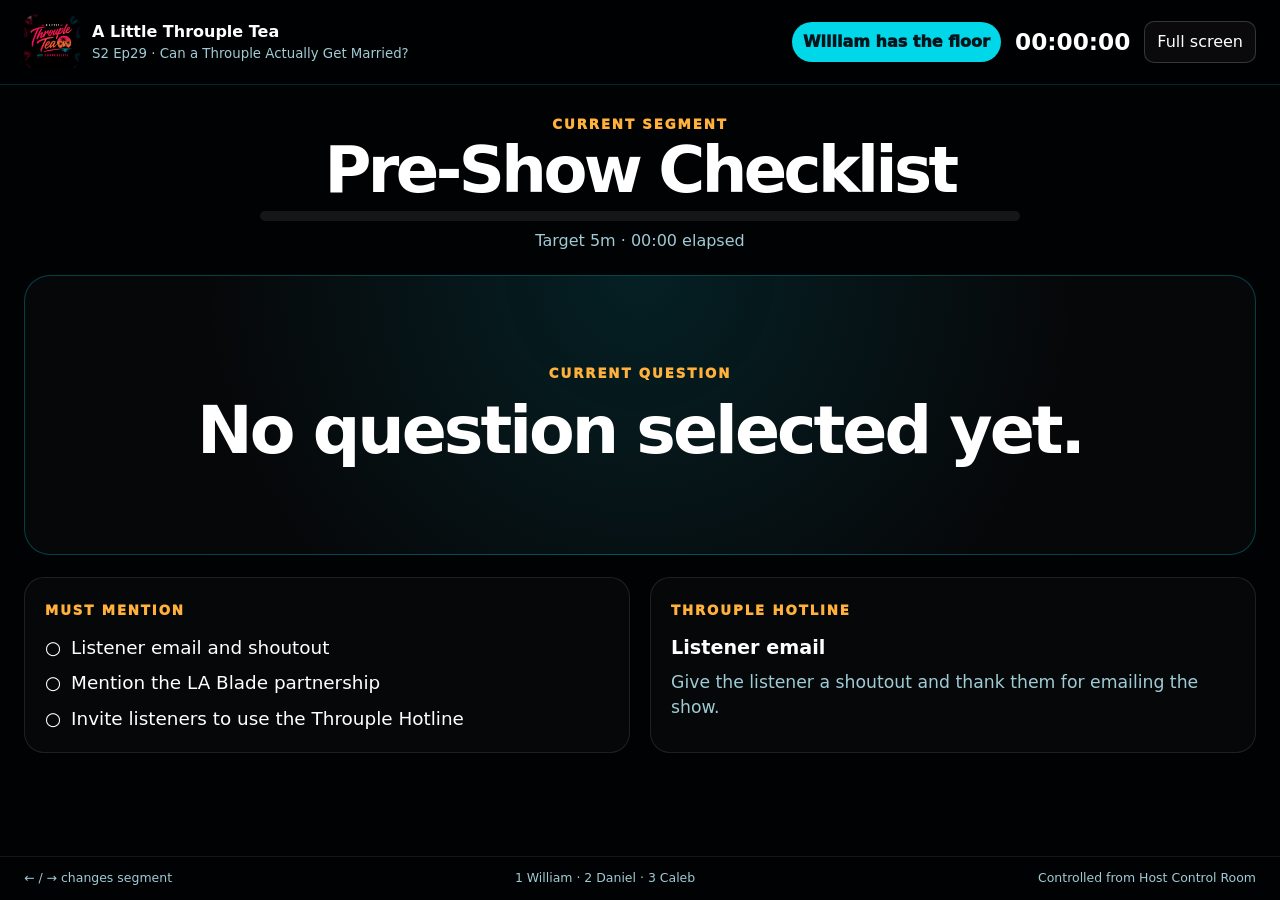
<file: teleprompter.html>
<!doctype html>
<html lang="en">
<head>
  <meta charset="utf-8">
  <meta name="viewport" content="width=device-width, initial-scale=1, viewport-fit=cover">
  <meta name="robots" content="noindex,nofollow,noarchive">
  <meta name="theme-color" content="#020204">
  <title>Shared Teleprompter — Throuple Tea Studio</title>
  <link rel="stylesheet" href="styles.css">
  <link rel="stylesheet" href="responsive-os.css?v=20260721-1">
</head>
<body class="teleprompter-page">
  <main class="teleprompter-shell">
    <header class="teleprompter-top">
      <a href="host.html" class="teleprompter-brand"><img src="assets/podcast-artwork.jpg" alt=""><span><b>A Little Throuple Tea</b><small id="episodeLabel">Hosts Only</small></span></a>
      <div class="teleprompter-status"><span id="speakerBadge">William has the floor</span><strong id="timer">00:00:00</strong><button id="fullscreenButton" type="button">Full screen</button></div>
    </header>

    <section class="teleprompter-main">
      <div class="teleprompter-segment"><small>Current Segment</small><h1 id="segmentName">Pre-Show Checklist</h1><div class="teleprompter-progress"><i id="segmentProgress"></i></div><p id="segmentTiming">Target 5m · 00:00 elapsed</p></div>

      <div class="teleprompter-direction" id="directionBox" hidden><small>PRODUCTION DIRECTION</small><strong id="directionText"></strong></div>

      <div class="teleprompter-question">
        <small id="questionLabel">CURRENT QUESTION</small>
        <strong id="currentQuestion">No question selected yet.</strong>
      </div>

      <div class="teleprompter-script" id="scriptBox" hidden><small id="scriptLabel">SCRIPT</small><div id="scriptText"></div></div>

      <div class="teleprompter-bottom-grid">
        <section><small>MUST MENTION</small><div id="mentionList" class="teleprompter-list"></div></section>
        <section><small>THROUPLE HOTLINE</small><div id="hotline" class="teleprompter-hotline"></div></section>
      </div>
    </section>

    <footer class="teleprompter-footer"><span>← / → changes segment</span><span>1 William · 2 Daniel · 3 Caleb</span><span>Controlled from Host Control Room</span></footer>
  </main>
  <script src="shared-state.js"></script>
  <script src="teleprompter.js"></script>
</body>
</html>
</file>
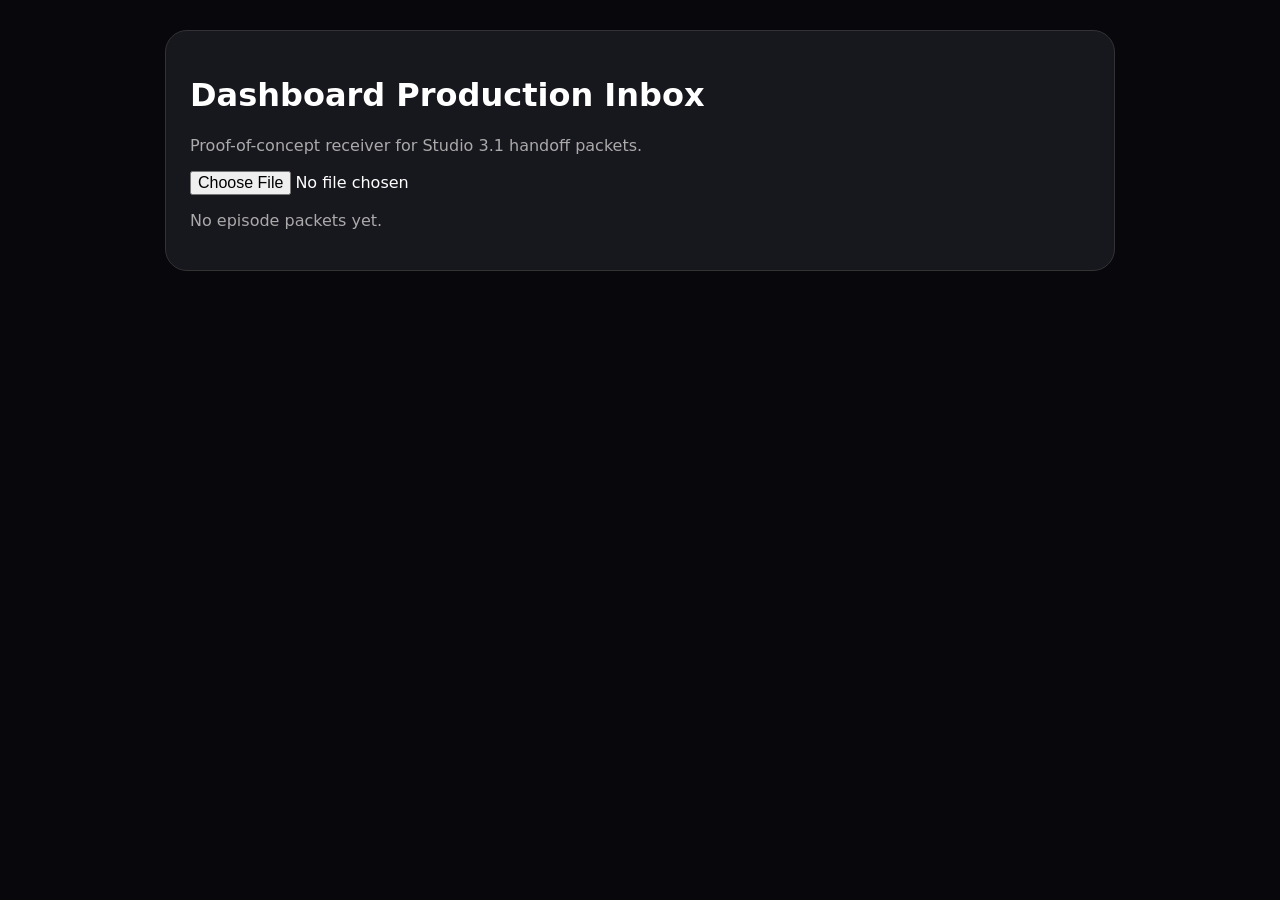
<file: dashboard-bridge/inbox-demo.html>
<!doctype html><html><head><meta charset="utf-8"><meta name="viewport" content="width=device-width,initial-scale=1"><title>Dashboard Inbox Demo</title><style>body{margin:0;background:#08080c;color:#fff;font-family:system-ui;padding:30px}.card{max-width:900px;margin:auto;background:#17171e;border:1px solid #333;border-radius:22px;padding:24px}button,input{font:inherit}.packet{padding:16px;border:1px solid #333;border-radius:14px;margin-top:12px}.muted{color:#aaa}.btn{padding:11px 14px;border:0;border-radius:12px;font-weight:800}</style></head><body><div class="card"><h1>Dashboard Production Inbox</h1><p class="muted">Proof-of-concept receiver for Studio 3.1 handoff packets.</p><input id="file" type="file" accept=".json"><div id="inbox"></div></div><script src="dashboard-bridge.js"></script><script>const box=document.getElementById('inbox');function render(){let x=ThroupleTeaProductionBridge.getInbox();box.innerHTML=x.length?x.map(p=>`<div class="packet"><b>Episode ${p.episode.number}: ${p.episode.title}</b><p class="muted">${p.production.durationFormatted} · ${p.production.markers.length} markers · ${p.dashboardSeed.tasks.length} generated tasks</p><small>${p.status}</small></div>`).join(''):'<p class="muted">No episode packets yet.</p>'}document.getElementById('file').onchange=e=>ThroupleTeaProductionBridge.importFile(e.target.files[0]).then(render).catch(err=>alert(err.message));window.addEventListener(ThroupleTeaProductionBridge.eventName,render);render();</script></body></html>
</file>
<file: guest-hub.css>
:root{
  --bg:#06080d;--panel:#0e121b;--panel2:#121725;--line:rgba(255,255,255,.09);
  --text:#f7f8fb;--muted:#9097a7;--pink:#ed2aa6;--purple:#693cf1;--teal:#5be1cf;--green:#2be497;--red:#ff6266
}
*{box-sizing:border-box}
html,body{margin:0;min-height:100%;background:var(--bg);color:var(--text);font-family:-apple-system,BlinkMacSystemFont,"SF Pro Display","Helvetica Neue",Arial,sans-serif}
button,a,input,textarea{font:inherit}
body{background:radial-gradient(circle at 60% -10%,rgba(105,60,241,.12),transparent 34%),#06080d}
.app-shell{display:grid;grid-template-columns:230px minmax(0,1fr);min-height:100vh}
.sidebar{position:sticky;top:0;height:100vh;padding:24px 18px 18px;border-right:1px solid var(--line);background:#070a10;display:flex;flex-direction:column}
.brand{display:flex;gap:11px;align-items:center;padding:0 6px 22px}.brand img{width:46px;height:46px;border-radius:13px}.brand strong,.brand span{display:block}.brand strong{font-size:15px}.brand span{margin-top:2px;color:var(--muted);font-size:11px}
nav{display:grid;gap:4px}nav a,nav button{display:flex;align-items:center;gap:11px;min-height:46px;padding:0 13px;border:0;border-radius:12px;background:none;color:#b7bcc8;text-decoration:none;text-align:left;font-weight:650;cursor:pointer}nav .active{background:linear-gradient(100deg,rgba(61,74,235,.9),rgba(105,60,241,.95),rgba(237,42,166,.95));color:#fff}
.sidebar-bottom{margin-top:auto;display:grid;gap:12px}.hosts{padding:13px;border:1px solid var(--line);border-radius:15px;background:#0c1018}.host-dots{display:flex;margin-bottom:10px}.host-dots span{display:grid;place-items:center;width:30px;height:30px;margin-right:-5px;border:2px solid #0c1018;border-radius:50%;background:#202634;font-size:10px;font-weight:800}.hosts strong,.hosts small{display:block}.hosts strong{font-size:11px}.hosts small{margin-top:3px;color:var(--muted);font-size:10px}.ready-chip{display:flex;gap:9px;align-items:center;padding:11px;border-radius:13px;background:#0c1118}.ready-chip i{width:9px;height:9px;border-radius:50%;background:var(--green);box-shadow:0 0 0 5px rgba(43,228,151,.08)}.ready-chip b,.ready-chip small{display:block}.ready-chip b{font-size:10px}.ready-chip small{margin-top:2px;color:var(--muted);font-size:9px}.version{color:#6f7584;font-size:9px;text-transform:uppercase;letter-spacing:.08em}
.content{width:min(1120px,calc(100% - 40px));margin:0 auto;padding:42px 0 70px}.page-top{display:flex;justify-content:space-between;gap:20px;align-items:flex-start}.eyebrow{color:#a36bff;font-size:10px;font-weight:900;letter-spacing:.08em;text-transform:uppercase}.page-top h1{margin:8px 0 4px;font-size:43px;letter-spacing:.01em}.page-top p{margin:0;color:var(--muted)}.primary,.gradient{border:0;border-radius:12px;background:linear-gradient(100deg,#3d55ef,#ed2aa6);color:white;font-weight:760;cursor:pointer}.page-top .primary{min-height:46px;padding:0 18px}
.tabs{display:flex;gap:24px;margin:35px 0 14px;border-bottom:1px solid var(--line)}.tabs button{padding:0 0 12px;border:0;border-bottom:2px solid transparent;background:none;color:#9399a8;font-weight:680}.tabs button.active{border-color:var(--pink);color:#e6b5ff}
.guest-card{border:1px solid var(--line);border-radius:22px;background:linear-gradient(180deg,#121526,#0b0e17);box-shadow:0 28px 90px rgba(0,0,0,.35);overflow:hidden}.guest-main{display:grid;grid-template-columns:110px minmax(0,1fr) auto;gap:20px;align-items:center;padding:22px}.guest-avatar{display:grid;place-items:center;width:110px;height:110px;border-radius:18px;background:linear-gradient(145deg,#30205d,#161927);font-size:38px;font-weight:800}.guest-headline{display:flex;gap:12px;align-items:center}.guest-headline h2{margin:0;font-size:31px}.status{display:inline-flex;gap:6px;align-items:center;padding:7px 10px;border:1px solid var(--line);border-radius:999px;font-size:10px;font-weight:800;color:#a7adba}.status i{width:7px;height:7px;border-radius:50%;background:#777}.status.ready i,.status.waiting i,.status.admitted i{background:var(--green)}.status.recording i{background:var(--red)}.guest-copy p{margin:7px 0 12px;color:#c9ccd3}.guest-meta{display:flex;gap:12px;flex-wrap:wrap}.guest-meta span{padding:6px 8px;border-radius:8px;background:#181d28;color:#a7adba;font-size:10px}.guest-actions{text-align:center}.guest-actions .gradient{min-width:150px;min-height:44px;padding:0 15px}.guest-actions small{display:block;margin-top:7px;color:#767c8a}
.journey{display:flex;align-items:center;justify-content:center;gap:9px;padding:18px 16px;border-top:1px solid var(--line);background:#090c13}.journey-step{min-width:88px;text-align:center;color:#747b8a}.journey-step i,.journey-step b{display:block}.journey-step i{display:grid;place-items:center;width:43px;height:43px;margin:0 auto 8px;border:1px solid var(--line);border-radius:50%;background:#151a25;font-style:normal}.journey-step b{font-size:10px}.journey-step.active{color:white}.journey-step.active i{border-color:#c438ef;background:rgba(196,56,239,.13);box-shadow:0 0 25px rgba(196,56,239,.18)}.journey-step.done{color:#ac72ee}.journey>span{color:#424855}
.quick-grid{display:grid;grid-template-columns:repeat(3,1fr);gap:12px;margin-top:22px}.quick-card{display:flex;gap:13px;align-items:center;min-height:88px;padding:15px;border:1px solid var(--line);border-radius:16px;background:#0e121b;color:white;text-decoration:none;text-align:left;cursor:pointer}.quick-card i{display:grid;place-items:center;width:40px;height:40px;border-radius:12px;background:#171c27;font-style:normal}.quick-card b,.quick-card small{display:block}.quick-card b{font-size:13px}.quick-card small{margin-top:4px;color:var(--muted);font-size:10px}
.experience{margin-top:34px;padding:24px 14px;border-top:1px solid var(--line);border-bottom:1px solid var(--line)}.section-title{text-align:center;color:#a76aff;font-size:10px;font-weight:900;letter-spacing:.12em;text-transform:uppercase}.experience-row{display:flex;align-items:center;justify-content:center;gap:12px;margin-top:22px}.experience-row>div{min-width:105px;text-align:center}.experience-row i{display:grid;place-items:center;width:49px;height:49px;margin:0 auto 9px;border-radius:50%;background:linear-gradient(145deg,#3b1c7d,#7a2cd4);font-style:normal}.experience-row b,.experience-row span{display:block}.experience-row b{font-size:11px}.experience-row span{margin-top:4px;color:var(--muted);font-size:9px}.experience-row em{color:#515665;font-style:normal}
.value-row{display:grid;grid-template-columns:repeat(4,1fr);gap:1px;margin-top:24px;border:1px solid var(--line);border-radius:16px;overflow:hidden;background:var(--line)}.value-row>div{display:flex;gap:11px;align-items:center;min-height:82px;padding:14px;background:#0c1018}.value-row i{font-style:normal;font-size:22px}.value-row b,.value-row small{display:block}.value-row b{font-size:11px}.value-row small{margin-top:4px;color:var(--muted);font-size:9px;line-height:1.4}
dialog{width:min(700px,calc(100% - 24px));padding:0;border:1px solid var(--line);border-radius:20px;background:#0d1119;color:white;box-shadow:0 40px 130px rgba(0,0,0,.65)}dialog::backdrop{background:rgba(0,0,0,.72);backdrop-filter:blur(14px)}.dialog-card{padding:22px}.dialog-head{display:flex;justify-content:space-between}.dialog-head h2{margin:7px 0 4px;font-size:26px}.dialog-head p{margin:0;color:var(--muted);font-size:11px}.icon-close{width:36px;height:36px;border:1px solid var(--line);border-radius:50%;background:#171b24;color:white}.form-grid{display:grid;grid-template-columns:1fr 1fr;gap:12px;margin-top:20px}.form-grid label{display:grid;gap:6px}.form-grid span{color:#969cab;font-size:9px;font-weight:800;text-transform:uppercase}.form-grid input,.form-grid textarea{width:100%;padding:11px;border:1px solid var(--line);border-radius:11px;background:#080b11;color:white}.form-grid textarea{min-height:78px}.form-grid .full{grid-column:1/-1}.dialog-actions{display:flex;justify-content:flex-end;gap:8px;margin-top:18px}.dialog-actions button{min-height:40px;padding:0 14px;border:1px solid var(--line);border-radius:10px;background:#181d27;color:white}.dialog-actions .primary{border:0}
.toast{position:fixed;right:18px;bottom:18px;padding:11px 13px;border-radius:12px;background:white;color:#111;font-size:11px;font-weight:800;opacity:0;transform:translateY(8px);transition:.2s}.toast.show{opacity:1;transform:none}
@media(max-width:900px){.app-shell{grid-template-columns:1fr}.sidebar{position:static;width:100%;height:auto;display:block}.sidebar nav{display:flex;overflow:auto}.sidebar-bottom{display:none}.content{width:min(100% - 24px,1120px);padding-top:24px}.guest-main{grid-template-columns:80px 1fr}.guest-avatar{width:80px;height:80px}.guest-actions{grid-column:1/-1}.journey{overflow:auto;justify-content:flex-start}.quick-grid,.value-row{grid-template-columns:1fr 1fr}.experience-row{overflow:auto;justify-content:flex-start}}
@media(max-width:560px){.page-top{flex-direction:column}.page-top h1{font-size:36px}.guest-main{grid-template-columns:1fr;text-align:center}.guest-avatar{margin:auto}.guest-headline{justify-content:center;flex-wrap:wrap}.guest-meta{justify-content:center}.quick-grid,.value-row,.form-grid{grid-template-columns:1fr}.form-grid .full{grid-column:auto}}

.guest-actions{
  display:grid;
  gap:8px;
  justify-items:stretch;
}
.guest-actions .clear-guest{
  min-width:150px;
  min-height:38px;
  padding:0 14px;
  border:1px solid rgba(255,98,102,.22);
  border-radius:11px;
  background:rgba(255,98,102,.07);
  color:#ff9a9d;
  font-weight:740;
  cursor:pointer;
}
.guest-actions .clear-guest:hover:not(:disabled){
  background:rgba(255,98,102,.13);
}
.guest-actions .clear-guest:disabled{
  opacity:.35;
  cursor:not-allowed;
}

/* 4.5.4 Clear Guest reliability */
.guest-actions .clear-guest{
  opacity:1!important;
  cursor:pointer!important;
  color:#ff9a9d!important;
  border-color:rgba(255,98,102,.30)!important;
  background:rgba(255,98,102,.10)!important;
}
.guest-actions .clear-guest:hover{
  background:rgba(255,98,102,.18)!important;
}

/* 4.5.5 — Green Room live alert */
.green-room-alert{
  width:100%;
  display:grid;
  grid-template-columns:auto 1fr auto;
  align-items:center;
  gap:14px;
  margin:0 0 14px;
  padding:14px 16px;
  border:1px solid rgba(43,228,151,.34);
  border-radius:16px;
  background:
    linear-gradient(110deg,rgba(43,228,151,.13),rgba(93,227,207,.08)),
    #0c1218;
  color:white;
  text-align:left;
  cursor:pointer;
  box-shadow:0 0 0 1px rgba(43,228,151,.04),0 16px 45px rgba(43,228,151,.08);
  animation:greenRoomGlow 1.4s ease-in-out infinite;
}
.green-room-alert[hidden]{display:none!important}
.green-room-beacon{
  position:relative;
  display:grid;
  place-items:center;
  width:42px;
  height:42px;
}
.green-room-beacon i{
  position:absolute;
  width:13px;
  height:13px;
  border-radius:50%;
  background:#2be497;
}
.green-room-beacon i:nth-child(2){
  width:27px;height:27px;background:rgba(43,228,151,.12);
  animation:greenRoomPulse 1.2s ease-out infinite;
}
.green-room-beacon i:nth-child(3){
  width:42px;height:42px;background:rgba(43,228,151,.05);
  animation:greenRoomPulse 1.2s .18s ease-out infinite;
}
.green-room-alert-copy small,
.green-room-alert-copy strong,
.green-room-alert-copy em{display:block}
.green-room-alert-copy small{
  color:#6ff2bc;
  font-size:9px;
  font-weight:900;
  letter-spacing:.10em;
  text-transform:uppercase;
}
.green-room-alert-copy strong{
  margin-top:3px;
  font-size:15px;
}
.green-room-alert-copy em{
  margin-top:3px;
  color:#98a4af;
  font-size:10px;
  font-style:normal;
}
.green-room-arrow{
  font-size:25px;
  color:#62ebb6;
}
.guest-control-card-link{
  position:relative;
}
.guest-control-card-link mark{
  margin-left:auto;
  padding:5px 7px;
  border-radius:999px;
  background:#2be497;
  color:#06110f;
  font-size:8px;
  font-weight:950;
  letter-spacing:.08em;
  animation:guestBadgeBlink 1s step-end infinite;
}
.guest-control-card-link mark[hidden]{display:none!important}
.guest-control-card-link.guest-waiting-now{
  border-color:rgba(43,228,151,.42);
  box-shadow:0 0 0 1px rgba(43,228,151,.06),0 0 30px rgba(43,228,151,.08);
}
@keyframes greenRoomPulse{
  0%{transform:scale(.55);opacity:.9}
  100%{transform:scale(1.15);opacity:0}
}
@keyframes greenRoomGlow{
  50%{border-color:rgba(43,228,151,.68);box-shadow:0 0 0 1px rgba(43,228,151,.08),0 0 32px rgba(43,228,151,.13)}
}
@keyframes guestBadgeBlink{50%{opacity:.45}}

/* =========================================================
   5.1 — Guest Codes
   ========================================================= */
.code-actions{
  min-width:230px;
  display:grid;
  gap:9px;
}
.guest-code-card{
  padding:12px 13px;
  border:1px solid rgba(112,61,242,.28);
  border-radius:14px;
  background:
    radial-gradient(circle at 75% 0,rgba(237,42,166,.10),transparent 40%),
    rgba(112,61,242,.07);
  text-align:center;
}
.guest-code-card small,.guest-code-card strong,.guest-code-card span{display:block}
.guest-code-card small{
  color:#a9afbd;
  font-size:8px;
  font-weight:900;
  letter-spacing:.10em;
  text-transform:uppercase;
}
.guest-code-card strong{
  margin-top:5px;
  font-variant-numeric:tabular-nums;
  font-size:28px;
  letter-spacing:.12em;
}
.guest-code-card span{
  margin-top:4px;
  color:#858c9b;
  font-size:8px;
}
.guest-code-card.live{
  border-color:rgba(43,228,151,.34);
  box-shadow:0 0 0 1px rgba(43,228,151,.04);
}
.guest-code-card.live strong{color:#6af0b7}
.guest-code-card.revoked strong{color:#ff8588}
.code-button-grid{
  display:grid;
  grid-template-columns:1fr 1fr;
  gap:7px;
}
.code-button-grid button{
  min-height:36px;
  padding:0 9px;
  border:1px solid var(--line);
  border-radius:10px;
  background:#171c26;
  color:white;
  font-size:9px;
  font-weight:760;
  cursor:pointer;
}
.code-button-grid button:disabled{opacity:.30;cursor:not-allowed}
.code-button-grid .gradient{
  border:0;
  background:linear-gradient(100deg,#3d55ef,#ed2aa6);
}
.code-button-grid .revoke-code{
  color:#ffd166;
  border-color:rgba(255,209,102,.24);
  background:rgba(255,209,102,.06);
}
.code-button-grid .clear-guest{
  grid-column:1/-1;
  color:#ff9a9d;
  border-color:rgba(255,98,102,.28);
  background:rgba(255,98,102,.08);
}
@media(max-width:900px){
  .code-actions{min-width:0;width:100%}
}
</file>
<file: studio/studio.css>
:root{--bg:#07070b;--panel:rgba(25,25,34,.84);--panel2:rgba(255,255,255,.045);--line:rgba(255,255,255,.1);--text:#fafafd;--muted:#aaaabb;--pink:#ff4c9c;--orange:#ff8a4d;--teal:#35dcc5;--red:#ff6b6b;--yellow:#ffd166;--radius:24px;--shadow:0 24px 70px rgba(0,0,0,.38)}*{box-sizing:border-box}html{background:var(--bg);color:var(--text);font-family:Inter,-apple-system,BlinkMacSystemFont,"SF Pro Display","Segoe UI",sans-serif}body{margin:0;min-height:100vh;background:radial-gradient(circle at 12% 0,rgba(255,76,156,.16),transparent 28%),radial-gradient(circle at 88% 3%,rgba(53,220,197,.12),transparent 25%),var(--bg)}button,input,textarea{font:inherit}.app{min-height:100vh}.topbar{position:sticky;top:0;z-index:20;display:flex;justify-content:space-between;align-items:center;gap:18px;padding:16px clamp(16px,4vw,52px);border-bottom:1px solid var(--line);background:rgba(7,7,11,.76);backdrop-filter:blur(22px)}.brand{display:flex;align-items:center;gap:12px}.brand img{width:48px;height:48px;border-radius:15px;object-fit:cover;box-shadow:var(--shadow)}.brand strong,.brand span{display:block}.brand strong{font-size:17px}.brand span,.episode-chip small{font-size:12px;color:var(--muted);margin-top:3px}.episode-chip{text-align:right}.episode-chip b{display:block;font-size:15px;margin-top:2px}main{width:min(1400px,calc(100% - 28px));margin:0 auto;padding:28px 0 70px}.stage-nav{display:grid;grid-template-columns:repeat(3,1fr);gap:12px;margin-bottom:24px}.stage-nav button{display:grid;grid-template-columns:42px 1fr;grid-template-rows:auto auto;column-gap:12px;align-items:center;text-align:left;padding:15px;border:1px solid var(--line);border-radius:18px;background:var(--panel2);color:var(--muted);cursor:pointer}.stage-nav button span{grid-row:1/3;display:grid;place-items:center;width:42px;height:42px;border-radius:13px;background:rgba(255,255,255,.07);font-weight:900}.stage-nav button b{color:#fff}.stage-nav button small{margin-top:2px}.stage-nav button.active{border-color:rgba(255,76,156,.52);background:rgba(255,76,156,.11)}.stage-nav button.done span{background:rgba(53,220,197,.16);color:var(--teal)}.view{display:none}.view.active{display:block}.page-head{display:flex;justify-content:space-between;align-items:end;gap:20px;margin:8px 0 20px}.eyebrow{text-transform:uppercase;letter-spacing:.14em;color:var(--teal);font-weight:900;font-size:12px}.page-head h1{font-size:clamp(34px,5vw,62px);letter-spacing:-.05em;line-height:1;margin:7px 0 0}.page-head p{color:var(--muted);max-width:650px;margin:10px 0 0}.grid{display:grid;gap:16px}.grid.two{grid-template-columns:minmax(0,1.25fr) minmax(320px,.75fr)}.grid.equal{grid-template-columns:1fr 1fr}.card{padding:22px;border:1px solid var(--line);border-radius:var(--radius);background:linear-gradient(180deg,rgba(255,255,255,.07),rgba(255,255,255,.035));box-shadow:var(--shadow);backdrop-filter:blur(20px)}.card h2,.card h3{margin:0}.muted{color:var(--muted)}.field{display:grid;gap:7px;margin-top:14px}.field label{font-size:12px;color:var(--muted);font-weight:800;text-transform:uppercase;letter-spacing:.06em}.input,.textarea{width:100%;border:1px solid var(--line);border-radius:14px;background:rgba(255,255,255,.045);color:#fff;padding:13px 14px;outline:none}.textarea{min-height:108px;resize:vertical}.input:focus,.textarea:focus{border-color:rgba(53,220,197,.6);box-shadow:0 0 0 3px rgba(53,220,197,.1)}.btn{border:1px solid var(--line);border-radius:14px;background:rgba(255,255,255,.06);color:#fff;padding:12px 16px;font-weight:850;cursor:pointer}.btn:hover{transform:translateY(-1px);background:rgba(255,255,255,.1)}.btn.primary{border:0;background:linear-gradient(135deg,var(--pink),var(--orange));box-shadow:0 12px 30px rgba(255,76,156,.24)}.btn.teal{border:0;background:var(--teal);color:#06120f}.btn.large{padding:16px 22px;font-size:17px}.btn.danger{color:#ffd1d1}.button-row{display:flex;gap:10px;flex-wrap:wrap}.list{display:grid;gap:9px;margin-top:14px}.item{display:flex;align-items:center;gap:10px;padding:12px;border:1px solid var(--line);border-radius:14px;background:rgba(255,255,255,.03)}.item .grow{flex:1}.item button{border:0;background:transparent;color:var(--muted);cursor:pointer}.check{display:flex;align-items:flex-start;gap:11px;padding:12px;border:1px solid var(--line);border-radius:14px;background:rgba(255,255,255,.03)}.check input{accent-color:var(--teal);margin-top:3px}.check span{flex:1}.progress-line{height:9px;border-radius:99px;background:rgba(255,255,255,.08);overflow:hidden;margin-top:12px}.progress-line i{display:block;height:100%;background:linear-gradient(90deg,var(--teal),var(--pink))}.ready-card{border-left:3px solid var(--teal)}.record-layout{display:grid;grid-template-columns:minmax(0,1.45fr) minmax(310px,.55fr);gap:16px}.record-main{text-align:center;padding:30px}.timer{font-size:clamp(70px,11vw,142px);font-variant-numeric:tabular-nums;font-weight:900;letter-spacing:-.075em;line-height:1}.segment-label{margin-top:16px;color:var(--teal);text-transform:uppercase;letter-spacing:.14em;font-size:12px;font-weight:900}.question{font-size:clamp(23px,3.3vw,40px);font-weight:800;max-width:900px;margin:8px auto 24px}.marker-grid{display:grid;grid-template-columns:repeat(3,1fr);gap:11px}.marker{min-height:94px;border:1px solid var(--line);border-radius:18px;background:rgba(255,255,255,.055);color:#fff;font-size:16px;font-weight:850;cursor:pointer}.marker em{display:block;font-style:normal;font-size:25px;margin-bottom:5px}.marker:hover{background:rgba(255,255,255,.11);transform:translateY(-1px)}.timeline{max-height:620px;overflow:auto;margin-top:10px}.timeline-row{display:grid;grid-template-columns:75px 1fr auto;gap:9px;align-items:center;padding:12px 0;border-bottom:1px solid var(--line)}.time{color:var(--teal);font-weight:900;font-variant-numeric:tabular-nums}.tag{display:inline-flex;padding:5px 9px;border-radius:999px;background:rgba(255,255,255,.08);font-size:11px;font-weight:900}.wrap-grid{display:grid;grid-template-columns:1fr 1fr;gap:14px}.handoff{margin-top:16px;border:1px solid rgba(53,220,197,.35);background:linear-gradient(135deg,rgba(53,220,197,.11),rgba(255,76,156,.08))}.handoff-preview{display:grid;grid-template-columns:repeat(4,1fr);gap:10px;margin:18px 0}.stat{padding:14px;border-radius:15px;background:rgba(0,0,0,.18);border:1px solid var(--line)}.stat small,.stat b{display:block}.stat small{color:var(--muted);font-size:11px}.stat b{font-size:20px;margin-top:4px}.success{display:none;padding:18px;border-radius:17px;background:rgba(53,220,197,.12);border:1px solid rgba(53,220,197,.35);margin-top:16px}.success.show{display:block}.toast{position:fixed;right:20px;bottom:20px;background:#fff;color:#111;padding:13px 16px;border-radius:14px;font-weight:900;opacity:0;transform:translateY(12px);transition:.22s;pointer-events:none;z-index:50}.toast.show{opacity:1;transform:none}@media(max-width:960px){.grid.two,.record-layout{grid-template-columns:1fr}.handoff-preview{grid-template-columns:1fr 1fr}}@media(max-width:680px){main{width:min(100% - 20px,1400px);padding-top:16px}.topbar{padding:12px 14px}.episode-chip{display:none}.stage-nav{position:sticky;top:73px;z-index:15;background:rgba(7,7,11,.88);backdrop-filter:blur(18px);padding:8px 0}.stage-nav button{display:block;text-align:center;padding:10px 6px}.stage-nav button span{margin:0 auto 5px;width:34px;height:34px}.stage-nav button small{display:none}.page-head{display:block}.page-head .button-row{margin-top:16px}.grid.equal,.wrap-grid{grid-template-columns:1fr}.card{padding:17px;border-radius:20px}.marker-grid{grid-template-columns:1fr 1fr}.timer{font-size:68px}.question{font-size:24px}.handoff-preview{grid-template-columns:1fr 1fr}.brand span{display:none}}
</file>
<file: guest-obs.css>
*{box-sizing:border-box}html,body{margin:0;width:100%;height:100%;overflow:hidden;background:transparent}body{position:relative}video{display:block;width:100%;height:100%;object-fit:cover;background:#000}#status{position:absolute;inset:0;display:flex;align-items:center;justify-content:center;gap:10px;background:#05070b;color:#c4c8d1;font:700 15px -apple-system,BlinkMacSystemFont,"Helvetica Neue",Arial,sans-serif}#status[hidden]{display:none}#status i{width:9px;height:9px;border-radius:50%;background:#ffd166;animation:p 1.2s infinite}@keyframes p{50%{opacity:.3}}
</file>
<file: guest-room.css>
:root{--bg:#05070b;--panel:#0e121b;--line:rgba(255,255,255,.09);--muted:#9097a7;--green:#2be497;--red:#ff6266;--purple:#703df2}
*{box-sizing:border-box}html,body{margin:0;background:var(--bg);color:white;font-family:-apple-system,BlinkMacSystemFont,"SF Pro Display","Helvetica Neue",Arial,sans-serif}
.room{min-height:100dvh;display:grid;grid-template-rows:auto 1fr auto;background:radial-gradient(circle at 50% -10%,rgba(112,61,242,.17),transparent 34%),#05070b}
header{display:flex;justify-content:space-between;align-items:center;padding:14px 18px;border-bottom:1px solid var(--line)}.brand{display:flex;align-items:center;gap:10px}.brand img{width:40px;height:40px;border-radius:11px}.brand b,.brand small{display:block}.brand b{font-size:12px}.brand small{margin-top:2px;color:var(--muted);font-size:9px}
.rec-pill{display:flex;gap:7px;align-items:center;padding:7px 10px;border:1px solid var(--line);border-radius:999px;font-size:9px;font-weight:800}.rec-pill i{width:7px;height:7px;border-radius:50%;background:#ffd166}.rec-pill.connected i{background:var(--green)}.rec-pill.recording i{background:var(--red)}
.live-stage{position:relative;width:min(1180px,calc(100% - 28px));margin:auto;padding:18px 0;display:grid;grid-template-columns:minmax(0,1fr) 265px;gap:14px}
.host-feed{position:relative;overflow:hidden;aspect-ratio:16/9;border:1px solid var(--line);border-radius:22px;background:#020305;box-shadow:0 28px 90px rgba(0,0,0,.4)}.host-feed video{width:100%;height:100%;object-fit:cover}.host-placeholder{position:absolute;inset:0;display:grid;place-items:center;text-align:center;background:radial-gradient(circle at 50% 30%,rgba(112,61,242,.15),transparent 35%),#080b11}.host-placeholder[hidden]{display:none}.host-placeholder i{font-style:normal;font-size:30px}.host-placeholder b,.host-placeholder span{display:block}.host-placeholder b{margin-top:10px}.host-placeholder span{margin-top:5px;color:var(--muted);font-size:10px}
.feed-label{position:absolute;left:12px;bottom:12px;padding:6px 8px;border-radius:8px;background:rgba(0,0,0,.65);font-size:9px;font-weight:800}
.self-feed{position:absolute;left:20px;bottom:31px;width:min(190px,24vw);aspect-ratio:16/10;overflow:hidden;border:2px solid rgba(255,255,255,.16);border-radius:15px;background:#020305;box-shadow:0 15px 40px rgba(0,0,0,.45);z-index:5}.self-feed video{width:100%;height:100%;object-fit:cover;transform:scaleX(-1)}
.live-card{align-self:start;padding:16px;border:1px solid var(--line);border-radius:17px;background:var(--panel)}.eyebrow{color:#a76aff;font-size:8px;font-weight:900;text-transform:uppercase}.live-card h1{margin:7px 0 12px;font-size:25px}.live-card p{color:var(--muted);font-size:10px;line-height:1.5}.waiting{display:flex;gap:8px;align-items:center;font-size:10px;font-weight:800}.waiting i{width:8px;height:8px;border-radius:50%;background:#ffd166}.waiting.connected i{background:var(--green)}.connection-row{display:flex;justify-content:space-between;padding:10px 0;border-top:1px solid var(--line);font-size:9px}.connection-row span{color:var(--muted)}.connection-row b{color:var(--green)}
footer{display:flex;justify-content:center;gap:9px;padding:13px;border-top:1px solid var(--line)}footer button{display:grid;place-items:center;gap:3px;min-width:72px;height:56px;border:1px solid var(--line);border-radius:14px;background:#161b24;color:white}footer button span{font-size:9px}.leave{color:#ff8b8e!important;background:rgba(255,98,102,.09)!important}.off{color:#ff9295!important;background:rgba(255,98,102,.09)!important}
.toast{position:fixed;right:14px;bottom:14px;padding:9px 11px;border-radius:9px;background:white;color:#111;font-size:9px;font-weight:800;opacity:0;transition:.2s}.toast.show{opacity:1}
@media(max-width:760px){.live-stage{grid-template-columns:1fr;align-content:center}.live-card{order:-1}.self-feed{width:118px;left:12px;bottom:25px}.room{padding-bottom:env(safe-area-inset-bottom)}}

#isoStatus.live{color:#ff6f73!important}

#videoIsoStatus.live{color:#ff6f73!important}

.capture-guard{margin-top:12px;padding:12px;border:1px solid rgba(43,228,151,.20);border-radius:12px;background:#090d13;text-align:center}
.capture-guard small,.capture-guard strong{display:block}.capture-guard small{color:#8f96a6;font-size:8px;text-transform:uppercase;letter-spacing:.08em}.capture-guard strong{margin-top:5px;color:#2be497;font-size:11px;letter-spacing:.05em}
.capture-guard strong.warn,.warn{color:#ffd166!important}.capture-guard strong.danger,.danger{color:#ff7276!important}.capture-guard strong.safe,.safe{color:#2be497!important}
</file>
<file: guest.css>
:root{--bg:#05070b;--panel:#0d1119;--panel2:#121722;--line:rgba(255,255,255,.09);--text:#f7f8fb;--muted:#9299aa;--teal:#5de3cf;--green:#2be497;--yellow:#ffd166;--red:#ff6266}
*{box-sizing:border-box}html,body{margin:0;background:var(--bg);color:var(--text);font-family:-apple-system,BlinkMacSystemFont,"SF Pro Display","Helvetica Neue",Arial,sans-serif}button,input,textarea,select{font:inherit}
body{min-height:100vh;background:radial-gradient(circle at 50% -10%,rgba(105,60,241,.17),transparent 35%),#05070b}
.shell{width:min(980px,calc(100% - 28px));margin:0 auto;padding:16px 0 50px}.top{display:flex;align-items:center;justify-content:space-between;padding:5px 0 15px;border-bottom:1px solid var(--line)}.brand{display:flex;gap:10px;align-items:center}.brand img{width:42px;height:42px;border-radius:12px}.brand b,.brand span{display:block}.brand b{font-size:13px}.brand span{margin-top:2px;color:var(--muted);font-size:10px}.pill{display:inline-flex;align-items:center;gap:7px;padding:7px 10px;border:1px solid var(--line);border-radius:999px;color:#b4b9c5;font-size:10px;font-weight:800}.pill i{width:7px;height:7px;border-radius:50%;background:var(--yellow)}.pill.ready i{background:var(--green)}
.hero{text-align:center;padding:42px 0 24px}.eyebrow{color:#a76aff;font-size:10px;font-weight:900;text-transform:uppercase;letter-spacing:.08em}.hero h1{margin:11px auto 9px;max-width:760px;font-size:clamp(40px,6vw,64px);line-height:1.03;letter-spacing:.012em}.hero h1 span{display:block;background:linear-gradient(90deg,#fff,#d39bff 55%,#ff79c1);-webkit-background-clip:text;color:transparent}.hero p{max-width:620px;margin:0 auto;color:var(--muted);font-size:14px;line-height:1.55}.episode{display:grid;grid-template-columns:50px 1fr;gap:12px;align-items:center;max-width:680px;margin:20px auto 0;padding:10px 12px;border:1px solid var(--line);border-radius:16px;background:#0c1018;text-align:left}.episode img{width:50px;height:50px;border-radius:12px}.episode b,.episode span{display:block}.episode b{font-size:12px}.episode span{margin-top:3px;color:var(--muted);font-size:9px}
.steps{display:flex;align-items:center;justify-content:center;gap:7px;margin:22px 0 14px}.steps button{display:flex;align-items:center;gap:6px;padding:6px;border:0;background:none;color:#747b8a;font-size:10px;font-weight:800}.steps i{display:grid;place-items:center;width:24px;height:24px;border:1px solid var(--line);border-radius:50%;font-style:normal}.steps button.active{color:white}.steps button.active i{background:var(--teal);color:#06110f;border-color:var(--teal)}.steps button.done{color:#8fddd2}.steps b{width:24px;height:1px;background:var(--line)}
.stage{display:none}.stage.active{display:block}.card{border:1px solid var(--line);border-radius:20px;background:linear-gradient(180deg,#121722,#0c1018);box-shadow:0 28px 90px rgba(0,0,0,.38);overflow:hidden}.card-head{padding:18px 20px;border-bottom:1px solid var(--line)}.card-head small{color:#8e95a5;font-size:9px;font-weight:900;text-transform:uppercase;letter-spacing:.08em}.card-head h2{margin:6px 0 0;font-size:24px}.card-head p{margin:5px 0 0;color:var(--muted);font-size:11px}
.tech-grid{display:grid;grid-template-columns:minmax(0,1.3fr) minmax(290px,.7fr)}.preview-wrap{padding:15px}.preview{position:relative;aspect-ratio:16/9;overflow:hidden;border:1px solid var(--line);border-radius:16px;background:#020305}.preview video{width:100%;height:100%;object-fit:cover;transform:scaleX(-1)}.placeholder{position:absolute;inset:0;display:grid;place-items:center;text-align:center;background:#080b11}.placeholder[hidden]{display:none}.placeholder i{font-style:normal;font-size:25px}.placeholder b,.placeholder span{display:block}.placeholder span{margin-top:5px;color:var(--muted);font-size:9px}.meter{height:6px;margin:12px 0;border-radius:999px;background:#202631;overflow:hidden}.meter i{display:block;width:0;height:100%;background:linear-gradient(90deg,var(--teal),var(--green),var(--yellow))}
.readiness{display:grid;grid-template-columns:repeat(4,1fr);gap:7px}.ready{padding:9px;border:1px solid var(--line);border-radius:11px;background:#10141d}.ready small,.ready b{display:block}.ready small{color:var(--muted);font-size:8px;text-transform:uppercase}.ready b{margin-top:4px;color:var(--yellow);font-size:9px}.ready b.good{color:var(--green)}
.device-panel{padding:15px;border-left:1px solid var(--line)}.field{display:grid;gap:5px;margin-bottom:11px}.field label{color:#959cab;font-size:8px;font-weight:900;text-transform:uppercase}.field input,.field textarea,.field select{width:100%;padding:10px;border:1px solid var(--line);border-radius:10px;background:#080b11;color:white}.field textarea{min-height:75px}.buttons{display:flex;gap:8px;flex-wrap:wrap;margin-top:13px}.btn{min-height:40px;padding:0 13px;border:1px solid var(--line);border-radius:10px;background:#181d27;color:white;font-weight:740}.btn.primary{border:0;background:linear-gradient(100deg,#3b55f1,#ed2aa6)}.btn.teal{border:0;background:var(--teal);color:#06110f}.btn:disabled{opacity:.35}.help{margin-top:12px;padding:10px;border:1px solid var(--line);border-radius:10px;color:var(--muted);font-size:9px;line-height:1.45}
.form{padding:20px}.form-grid{display:grid;grid-template-columns:1fr 1fr;gap:11px}.form-grid .full{grid-column:1/-1}.intro-preview{margin-top:14px;padding:13px;border:1px solid rgba(105,60,241,.25);border-radius:12px;background:rgba(105,60,241,.07)}.intro-preview small,.intro-preview b,.intro-preview span{display:block}.intro-preview small{color:#a76aff;font-size:8px;text-transform:uppercase}.intro-preview b{margin-top:4px}.intro-preview span{margin-top:4px;color:var(--muted);font-size:10px}
.prep{display:grid;grid-template-columns:1fr 1fr;gap:8px;padding:17px}.prep label{display:flex;gap:9px;padding:12px;border:1px solid var(--line);border-radius:12px;background:#0e121a}.prep input{accent-color:var(--teal)}.prep b,.prep span{display:block}.prep b{font-size:10px}.prep span{margin-top:3px;color:var(--muted);font-size:9px;line-height:1.4}.release{margin:0 17px 17px;padding:12px;border:1px solid var(--line);border-radius:12px;color:#bdc1cb;font-size:9px;line-height:1.45}.release label{display:flex;gap:8px}.release input{accent-color:var(--teal)}
.ready-final{text-align:center;padding:34px 20px}.orb{display:grid;place-items:center;width:64px;height:64px;margin:0 auto 15px;border:1px solid rgba(43,228,151,.25);border-radius:50%;background:rgba(43,228,151,.09);color:var(--green);font-size:27px}.ready-final h2{margin:0;font-size:29px}.ready-final p{max-width:520px;margin:9px auto 18px;color:var(--muted);font-size:11px;line-height:1.5}
.toast{position:fixed;right:16px;bottom:16px;padding:10px 12px;border-radius:10px;background:white;color:#111;font-size:10px;font-weight:800;opacity:0;transition:.2s}.toast.show{opacity:1}.toast.error{background:var(--red);color:white}
@media(max-width:760px){.tech-grid{grid-template-columns:1fr}.device-panel{border-left:0;border-top:1px solid var(--line)}.form-grid,.prep{grid-template-columns:1fr}.form-grid .full{grid-column:auto}.steps{overflow:auto;justify-content:flex-start}.steps button{flex:0 0 auto}.readiness{grid-template-columns:1fr 1fr}}

/* 5.1 secure guest code entry */
.code-gate{
  min-height:100dvh;
  display:grid;
  place-items:center;
  padding:22px;
  background:
    radial-gradient(circle at 50% 18%,rgba(112,61,242,.20),transparent 31%),
    radial-gradient(circle at 82% 5%,rgba(237,42,166,.12),transparent 27%),
    #05070b;
}
.code-gate[hidden]{display:none!important}
.code-gate-card{
  width:min(480px,100%);
  padding:30px;
  border:1px solid rgba(255,255,255,.09);
  border-radius:26px;
  background:linear-gradient(180deg,#121722,#0b0f17);
  box-shadow:0 35px 110px rgba(0,0,0,.52);
  text-align:center;
}
.code-gate-card>img{
  width:68px;height:68px;
  margin-bottom:18px;
  border-radius:18px;
}
.code-gate-card h1{
  margin:8px 0 8px;
  font-size:36px;
  line-height:1.05;
}
.code-gate-card p{
  max-width:380px;
  margin:0 auto 22px;
  color:var(--muted);
  font-size:12px;
  line-height:1.5;
}
#codeForm{display:grid;gap:10px}
#codeInput{
  width:100%;
  padding:15px 12px;
  border:1px solid rgba(255,255,255,.11);
  border-radius:15px;
  background:#070a10;
  color:white;
  outline:none;
  text-align:center;
  font-size:30px;
  font-weight:760;
  font-variant-numeric:tabular-nums;
  letter-spacing:.16em;
}
#codeInput:focus{
  border-color:rgba(93,227,207,.52);
  box-shadow:0 0 0 5px rgba(93,227,207,.07);
}
#codeForm button{
  min-height:48px;
  border:0;
  border-radius:13px;
  background:linear-gradient(100deg,#3e55ef,#ed2aa6);
  color:white;
  font-weight:780;
}
.code-gate-status{
  min-height:16px;
  margin-top:13px;
  color:#777f90;
  font-size:9px;
  line-height:1.4;
}
.code-gate-status.error{color:#ff8588}
.code-gate-status.good{color:#5fe6b0}
</file>
<file: guest-control.css>
:root{--bg:#06080d;--panel:#0e121b;--line:rgba(255,255,255,.09);--muted:#9097a7;--purple:#703df2;--pink:#ed2aa6;--green:#2be497;--red:#ff6266}*{box-sizing:border-box}html,body{margin:0;background:var(--bg);color:white;font-family:-apple-system,BlinkMacSystemFont,"SF Pro Display","Helvetica Neue",Arial,sans-serif}body{min-height:100vh;background:radial-gradient(circle at 50% -15%,rgba(112,61,242,.15),transparent 35%),#06080d}.control-shell{width:min(960px,calc(100% - 28px));margin:0 auto;padding:15px 0 60px}header{display:flex;align-items:center;justify-content:space-between;padding:5px 0 14px;border-bottom:1px solid var(--line)}.brand{display:flex;align-items:center;gap:9px;color:white;text-decoration:none}.brand img{width:40px;height:40px;border-radius:11px}.brand b,.brand small{display:block}.brand b{font-size:12px}.brand small{color:var(--muted);font-size:9px}.back{color:#aab0bd;text-decoration:none;font-size:10px}.control-title{padding:45px 0 24px}.eyebrow{color:#a76aff;font-size:9px;font-weight:900;text-transform:uppercase;letter-spacing:.08em}.control-title h1{font-size:48px;margin:8px 0 5px}.control-title p{margin:0;max-width:650px;color:var(--muted);font-size:12px;line-height:1.5}
.guest-control-card{display:flex;justify-content:space-between;align-items:center;gap:18px;padding:20px;border:1px solid var(--line);border-radius:20px;background:linear-gradient(180deg,#121622,#0c1018);box-shadow:0 26px 80px rgba(0,0,0,.35)}.guest-profile{display:flex;gap:15px;align-items:center}.avatar{display:grid;place-items:center;width:82px;height:82px;border-radius:17px;background:linear-gradient(145deg,#38216e,#171a25);font-size:30px;font-weight:800}.status{display:inline-flex;gap:6px;align-items:center;padding:6px 8px;border-radius:999px;background:#171c26;color:#aab0bd;font-size:8px;font-weight:800}.status i{width:7px;height:7px;border-radius:50%;background:#777}.status.ready i,.status.waiting i,.status.admitted i{background:var(--green)}.status.recording i{background:var(--red)}.guest-profile h2{margin:8px 0 3px;font-size:24px}.guest-profile p{margin:0;color:var(--muted);font-size:10px}.control-actions{display:flex;gap:8px;flex-wrap:wrap;justify-content:flex-end}.control-actions button{min-height:40px;padding:0 13px;border:1px solid var(--line);border-radius:10px;background:#181d27;color:white;font-weight:740}.control-actions #admit{border:0;background:linear-gradient(100deg,#3e55ef,#ed2aa6)}.control-actions button:disabled{opacity:.3}
.control-grid{display:grid;grid-template-columns:1.2fr 1.2fr .8fr;gap:10px;margin-top:14px}.control-grid article{padding:15px;border:1px solid var(--line);border-radius:15px;background:#0d1119}.control-grid h3{margin:7px 0 0;font-size:16px}.control-grid p{margin:5px 0 0;color:var(--muted);font-size:10px}
.journey{display:flex;align-items:center;justify-content:center;gap:9px;margin-top:20px;padding:18px;border:1px solid var(--line);border-radius:16px;background:#0c1018}.journey>div{text-align:center;color:#717887}.journey i,.journey b{display:block}.journey i{display:grid;place-items:center;width:42px;height:42px;margin:0 auto 7px;border:1px solid var(--line);border-radius:50%;background:#151a24;font-style:normal}.journey b{font-size:9px}.journey>div.active{color:#fff}.journey>div.active i{border-color:#c43def;background:rgba(196,61,239,.13)}.journey>div.done{color:#a56deb}.journey span{color:#444a57}.transport-note{margin-top:14px;padding:12px;border:1px solid rgba(255,209,102,.17);border-radius:12px;background:rgba(255,209,102,.05);color:#aaaeb8;font-size:9px;line-height:1.5}.transport-note b{color:#ffd166}.toast{position:fixed;right:14px;bottom:14px;padding:9px 11px;border-radius:9px;background:white;color:#111;font-size:9px;font-weight:800;opacity:0}.toast.show{opacity:1}
@media(max-width:700px){.guest-control-card{align-items:flex-start;flex-direction:column}.control-actions{justify-content:flex-start}.control-grid{grid-template-columns:1fr}.journey{overflow:auto;justify-content:flex-start}.journey>div{flex:0 0 75px}}

.connection-setup{display:grid;grid-template-columns:1fr 1.2fr auto;gap:14px;align-items:end;padding:16px;margin-bottom:14px;border:1px solid var(--line);border-radius:16px;background:#0d1119}.connection-setup h2{margin:5px 0 3px;font-size:19px}.connection-setup p{margin:0;color:var(--muted);font-size:9px}.setup-fields{display:grid;grid-template-columns:1fr 1fr;gap:8px}.setup-fields label{display:grid;gap:5px}.setup-fields span{color:var(--muted);font-size:8px;text-transform:uppercase;font-weight:800}.setup-fields select{min-width:0;padding:9px;border:1px solid var(--line);border-radius:9px;background:#080b11;color:white}.connection-setup>button{min-height:40px;padding:0 13px;border:0;border-radius:10px;background:linear-gradient(100deg,#3f55ef,#ed2aa6);color:white;font-weight:750}
.live-grid{display:grid;grid-template-columns:minmax(0,1.4fr) 310px;gap:14px}.guest-video{position:relative;overflow:hidden;aspect-ratio:16/9;border:1px solid var(--line);border-radius:20px;background:#020305}.guest-video video{width:100%;height:100%;object-fit:cover}.guest-placeholder{position:absolute;inset:0;display:grid;place-items:center;text-align:center;background:radial-gradient(circle at 50% 30%,rgba(112,61,242,.13),transparent 35%),#080b11}.guest-placeholder[hidden]{display:none}.guest-placeholder i{font-style:normal;font-size:30px}.guest-placeholder b,.guest-placeholder span{display:block}.guest-placeholder b{margin-top:9px}.guest-placeholder span{margin-top:5px;color:var(--muted);font-size:9px}.video-label{position:absolute;left:12px;bottom:12px;padding:6px 8px;border-radius:8px;background:rgba(0,0,0,.66);font-size:9px;font-weight:800}
.live-grid aside{display:grid;align-content:start;gap:10px}.live-grid .guest-control-card{display:block}.guest-profile{margin-bottom:13px}.control-actions{justify-content:flex-start}.connection-card,.info-card{padding:14px;border:1px solid var(--line);border-radius:15px;background:#0d1119}.rail-title{display:flex;justify-content:space-between;gap:10px}.rail-title span{color:var(--green);font-size:9px}.metric{display:flex;justify-content:space-between;margin-top:10px;padding-top:10px;border-top:1px solid var(--line)}.metric small{color:var(--muted);font-size:8px}.metric strong{font-size:9px}.info-card h3{font-size:13px}.info-card p{color:var(--muted);font-size:9px}.promo-label{margin-top:14px}
@media(max-width:850px){.connection-setup{grid-template-columns:1fr}.live-grid{grid-template-columns:1fr}.setup-fields{grid-template-columns:1fr}}

#complete:not(:disabled){
  color:#ff9b9e;
  border-color:rgba(255,98,102,.24);
  background:rgba(255,98,102,.08);
}
#complete:not(:disabled):hover{
  background:rgba(255,98,102,.14);
}

/* 4.6 production capture */
.connection-setup{grid-template-columns:1fr 1.65fr auto}
.setup-fields{grid-template-columns:repeat(3,minmax(0,1fr))}
.capture-bar{display:flex;justify-content:space-between;align-items:center;gap:16px;margin-bottom:14px;padding:14px 16px;border:1px solid var(--line);border-radius:16px;background:linear-gradient(100deg,rgba(112,61,242,.09),rgba(237,42,166,.05)),#0d1119}
.capture-state{display:flex;align-items:center;gap:10px}.capture-state>i{width:10px;height:10px;border-radius:50%;background:#ffd166}.capture-state.recording>i{background:#ff6266;box-shadow:0 0 0 6px rgba(255,98,102,.08)}.capture-state.safe>i{background:var(--green)}.capture-state small,.capture-state b{display:block}.capture-state small{color:var(--muted);font-size:8px;text-transform:uppercase;font-weight:850}.capture-state b{margin-top:3px;font-size:10px}.capture-actions{display:flex;gap:7px;flex-wrap:wrap;justify-content:flex-end}.capture-actions button,.download-iso{min-height:38px;padding:0 12px;border:1px solid var(--line);border-radius:10px;background:#181d27;color:white;font-weight:730;text-decoration:none;display:inline-flex;align-items:center;justify-content:center}.capture-actions #startCapture{border:0;background:linear-gradient(100deg,#3e55ef,#ed2aa6)}.capture-actions .finish{color:#ff9b9e;border-color:rgba(255,98,102,.25);background:rgba(255,98,102,.07)}.capture-actions button:disabled{opacity:.3}.iso-help{color:var(--muted);font-size:9px;line-height:1.45}.download-iso{margin-top:10px;color:#07110f;background:var(--green);border:0}.download-iso[hidden]{display:none!important}
@media(max-width:850px){.capture-bar{align-items:flex-start;flex-direction:column}.capture-actions{justify-content:flex-start}.setup-fields{grid-template-columns:1fr}}

.iso-master-row{
  display:flex;
  justify-content:space-between;
  gap:12px;
  padding:9px 0;
  border-top:1px solid var(--line);
  font-size:9px;
}
.iso-master-row span{color:var(--muted)}
.iso-master-row b{color:#ffd166}
.iso-master-row b.safe{color:var(--green)}
.iso-downloads{display:grid;gap:7px;margin-top:9px}

.retry-upload{width:100%;min-height:36px;margin-top:9px;border:1px solid rgba(255,209,102,.24);border-radius:9px;background:rgba(255,209,102,.07);color:#ffd166;font-weight:750}
.retry-upload[hidden]{display:none!important}
</file>
<file: styles.css>
:root {
  --black: #020204;
  --night: #050812;
  --deep: #071321;
  --panel: rgba(9, 24, 39, .88);
  --panel-solid: #091827;
  --pink: #ff005d;
  --pink-2: #ff2a7f;
  --orange: #ff7a18;
  --sun: #ffb13b;
  --teal: #00d7e8;
  --teal-2: #5cf4ff;
  --white: #fff;
  --soft: #dff8ff;
  --muted: #9fcbd4;
  --line: rgba(0, 215, 232, .23);
  --danger: #ff4e70;
  --success: #4ce6a1;
  --warning: #ffd166;
  --shadow: 0 28px 80px rgba(0, 0, 0, .48);
  --radius: 24px;
  --max: 1500px;
}

* { box-sizing: border-box; }
html { color-scheme: dark; scroll-behavior: smooth; }
body {
  margin: 0;
  min-height: 100vh;
  background:
    radial-gradient(circle at 12% 4%, rgba(255, 0, 93, .22), transparent 30%),
    radial-gradient(circle at 86% 12%, rgba(0, 215, 232, .18), transparent 30%),
    linear-gradient(180deg, var(--black), var(--deep) 46%, var(--black));
  color: var(--soft);
  font-family: Inter, ui-sans-serif, system-ui, -apple-system, BlinkMacSystemFont, "Segoe UI", sans-serif;
  line-height: 1.5;
}

body.compact { background-attachment: fixed; }
button, input, textarea, select { font: inherit; }
button { cursor: pointer; }
a { color: inherit; }
img { max-width: 100%; }
[hidden] { display: none !important; }

.shell { width: min(var(--max), calc(100% - 28px)); margin: 0 auto; padding: 18px 0 60px; }
.shell.narrow { width: min(1120px, calc(100% - 28px)); }
.glass {
  border: 1px solid var(--line);
  background: linear-gradient(145deg, rgba(255,255,255,.065), rgba(255,255,255,.018));
  backdrop-filter: blur(18px);
  box-shadow: var(--shadow);
}

.topbar {
  position: sticky;
  top: 10px;
  z-index: 50;
  display: flex;
  align-items: center;
  justify-content: space-between;
  gap: 18px;
  padding: 12px 16px;
  border-radius: 20px;
  background: rgba(2,2,4,.86);
  border: 1px solid rgba(255,42,127,.25);
  backdrop-filter: blur(18px);
  box-shadow: 0 16px 50px rgba(0,0,0,.35);
}
.brand { display: flex; align-items: center; gap: 12px; min-width: 0; text-decoration: none; }
.brand img { width: 54px; height: 54px; object-fit: cover; border-radius: 14px; box-shadow: 0 0 24px rgba(255,0,93,.35); }
.brand-copy { min-width: 0; }
.brand-copy strong { display: block; color: #fff; font-size: 1rem; white-space: nowrap; overflow: hidden; text-overflow: ellipsis; }
.brand-copy span { display: block; color: var(--teal-2); font-size: .73rem; font-weight: 850; letter-spacing: .12em; text-transform: uppercase; }
.nav-links { display: flex; align-items: center; flex-wrap: wrap; justify-content: flex-end; gap: 7px; }
.nav-links a { padding: 9px 11px; border-radius: 11px; color: var(--muted); text-decoration: none; font-size: .79rem; font-weight: 900; }
.nav-links a:hover, .nav-links a.active { color: #fff; background: rgba(255,255,255,.06); }
.nav-links a.active { box-shadow: inset 0 0 0 1px var(--line); }

.status-pill {
  display: inline-flex;
  align-items: center;
  gap: 8px;
  border: 1px solid rgba(76,230,161,.32);
  border-radius: 999px;
  padding: 8px 11px;
  color: #bfffe1;
  background: rgba(76,230,161,.08);
  font-weight: 900;
  font-size: .78rem;
  white-space: nowrap;
}
.status-dot { width: 9px; height: 9px; border-radius: 50%; background: var(--success); box-shadow: 0 0 15px var(--success); }
.status-pill.on-air { border-color: rgba(255,78,112,.45); color: #ffd6de; background: rgba(255,78,112,.1); }
.status-pill.on-air .status-dot { background: var(--danger); box-shadow: 0 0 15px var(--danger); animation: pulse 1.3s infinite; }
.status-pill.paused { border-color: rgba(255,209,102,.35); color: #ffe8a8; background: rgba(255,209,102,.09); }
.status-pill.paused .status-dot { background: var(--warning); box-shadow: 0 0 15px var(--warning); }
@keyframes pulse { 50% { transform: scale(.72); opacity: .55; } }

.page-head {
  display: grid;
  grid-template-columns: minmax(0, 1fr) auto;
  align-items: end;
  gap: 30px;
  padding: 50px 0 26px;
}
.page-head.center { grid-template-columns: 1fr; text-align: center; justify-items: center; }
.page-head .art { width: 180px; padding: 7px; border-radius: 25px; }
.page-head .art img { display: block; border-radius: 18px; }
.eyebrow { color: var(--sun); font-size: .75rem; font-weight: 950; letter-spacing: .14em; text-transform: uppercase; }
h1, h2, h3, p { overflow-wrap: anywhere; }
h1 { margin: 8px 0 12px; color: #fff; font-size: clamp(2.65rem, 5.6vw, 5.8rem); line-height: .93; letter-spacing: -.055em; }
h1 span { display: block; color: var(--pink); text-shadow: 0 0 32px rgba(255,0,93,.34); }
.page-head p { max-width: 800px; margin: 0; color: var(--muted); font-size: clamp(1rem, 1.4vw, 1.18rem); }

.notice {
  display: flex;
  align-items: flex-start;
  gap: 12px;
  margin: 0 0 22px;
  padding: 14px 16px;
  border: 1px solid rgba(255,177,59,.28);
  border-radius: 18px;
  background: rgba(255,177,59,.07);
  color: #ffe5b0;
  font-size: .88rem;
}
.notice.success { border-color: rgba(76,230,161,.3); color: #c9ffe4; background: rgba(76,230,161,.07); }
.notice.info { border-color: rgba(0,215,232,.28); color: #c7faff; background: rgba(0,215,232,.06); }

.grid { display: grid; gap: 20px; }
.grid.two { grid-template-columns: repeat(2, minmax(0, 1fr)); }
.grid.three { grid-template-columns: repeat(3, minmax(0, 1fr)); }
.grid.four { grid-template-columns: repeat(4, minmax(0, 1fr)); }
.grid.sidebar { grid-template-columns: minmax(0, 1.28fr) minmax(330px, .72fr); align-items: start; }
.grid.host-layout { grid-template-columns: minmax(0, 1fr) minmax(365px, .55fr); align-items: start; }
.stack { display: grid; gap: 20px; }
.sticky-stack { position: sticky; top: 104px; }

.card { border-radius: var(--radius); padding: 22px; }
.card.tight { padding: 16px; }
.card h2, .card h3 { margin: 0; color: #fff; }
.card h2 { font-size: clamp(1.45rem, 2vw, 2.15rem); letter-spacing: -.025em; }
.card h3 { font-size: 1.02rem; }
.card-head { display: flex; align-items: flex-start; justify-content: space-between; gap: 14px; margin-bottom: 18px; }
.card-head.wrap { flex-wrap: wrap; }
.card-kicker { color: var(--teal-2); font-size: .7rem; font-weight: 950; letter-spacing: .12em; text-transform: uppercase; }
.muted { color: var(--muted); }
.tiny { font-size: .77rem; }
.mini { font-size: .85rem; }
.divider { height: 1px; margin: 18px 0; background: rgba(255,255,255,.08); }

.launch-card { position: relative; overflow: hidden; min-height: 220px; display: flex; flex-direction: column; justify-content: space-between; text-decoration: none; }
.launch-card::after { content: ''; position: absolute; width: 180px; height: 180px; right: -55px; top: -60px; border-radius: 50%; background: radial-gradient(circle, rgba(255,0,93,.2), transparent 68%); pointer-events: none; }
.launch-card .icon { display: grid; place-items: center; width: 52px; height: 52px; border-radius: 16px; color: #071321; background: linear-gradient(135deg, var(--teal), #a9fbff); font-size: 1.45rem; box-shadow: 0 12px 28px rgba(0,215,232,.18); }
.launch-card h2 { margin-top: 34px; }
.launch-card p { margin: 8px 0 0; color: var(--muted); }
.launch-card .go { margin-top: 18px; color: var(--sun); font-weight: 950; }
.launch-card:hover { transform: translateY(-3px); border-color: rgba(255,42,127,.52); }

.summary-bar { display: grid; grid-template-columns: repeat(5, minmax(0, 1fr)); gap: 10px; margin-bottom: 20px; }
.summary-item { min-height: 84px; padding: 13px; border: 1px solid var(--line); border-radius: 16px; background: rgba(255,255,255,.025); }
.summary-item small { display: block; color: var(--muted); font-weight: 850; }
.summary-item strong { display: block; margin-top: 5px; color: #fff; font-size: .94rem; }
.summary-item .big { font-size: 1.55rem; font-variant-numeric: tabular-nums; }

.form-grid { display: grid; grid-template-columns: repeat(2, minmax(0, 1fr)); gap: 14px; }
.form-grid.three { grid-template-columns: repeat(3, minmax(0, 1fr)); }
.field { display: grid; gap: 7px; min-width: 0; }
.field.full { grid-column: 1 / -1; }
label { color: #f4ffff; font-weight: 850; font-size: .83rem; }
input, textarea, select {
  width: 100%;
  border: 1px solid rgba(0,215,232,.24);
  border-radius: 14px;
  padding: 12px 13px;
  color: #fff;
  background: rgba(2,2,4,.62);
  outline: none;
}
input:focus, textarea:focus, select:focus { border-color: var(--teal); box-shadow: 0 0 0 3px rgba(0,215,232,.1); }
textarea { min-height: 100px; resize: vertical; }
textarea.code { min-height: 190px; font-family: ui-monospace, SFMono-Regular, Menlo, monospace; font-size: .78rem; }
.check-row { display: flex; align-items: flex-start; gap: 10px; color: var(--muted); font-size: .83rem; }
.check-row input { width: 18px; height: 18px; margin-top: 2px; accent-color: var(--pink); }
.help { margin-top: -2px; color: var(--muted); font-size: .74rem; }

.button-row { display: flex; flex-wrap: wrap; gap: 10px; margin-top: 18px; }
.button-row.compact { margin-top: 10px; gap: 7px; }
.btn {
  display: inline-flex;
  align-items: center;
  justify-content: center;
  gap: 9px;
  min-height: 46px;
  border: 1px solid var(--line);
  border-radius: 15px;
  padding: 11px 16px;
  color: #fff;
  background: rgba(255,255,255,.035);
  font-weight: 950;
  text-decoration: none;
  transition: transform .15s ease, filter .15s ease, border-color .15s ease;
}
.btn:hover { transform: translateY(-1px); border-color: var(--teal); }
.btn.primary { border: 0; background: linear-gradient(135deg, var(--pink), var(--orange)); box-shadow: 0 10px 28px rgba(255,0,93,.28); }
.btn.teal { border: 0; color: #04151b; background: linear-gradient(135deg, var(--teal), #8af8ff); }
.btn.sun { border: 0; color: #281500; background: linear-gradient(135deg, var(--sun), var(--orange)); }
.btn.danger { border-color: rgba(255,78,112,.34); color: #ffd3dc; background: rgba(255,78,112,.08); }
.btn.success { border-color: rgba(76,230,161,.34); color: #c9ffe4; background: rgba(76,230,161,.08); }
.btn.small { min-height: 36px; border-radius: 11px; padding: 7px 11px; font-size: .77rem; }
.btn.square { width: 46px; padding: 0; }
.btn:disabled { opacity: .42; cursor: not-allowed; transform: none; }

.episode-summary { display: grid; grid-template-columns: 88px minmax(0, 1fr); gap: 16px; align-items: center; padding: 14px; border: 1px solid var(--line); border-radius: 20px; background: rgba(0,0,0,.2); }
.episode-summary img { width: 88px; height: 88px; object-fit: cover; border-radius: 16px; }
.episode-summary strong { display: block; color: #fff; font-size: 1.05rem; }
.episode-summary span { display: block; color: var(--muted); font-size: .84rem; margin-top: 4px; }

.device-preview { position: relative; overflow: hidden; min-height: 300px; border: 1px solid rgba(255,42,127,.28); border-radius: 20px; background: linear-gradient(145deg,#101927,#020204); }
video { display: block; width: 100%; height: 100%; min-height: 300px; object-fit: cover; background: #020204; transform: scaleX(-1); }
.preview-empty { position: absolute; inset: 0; display: grid; place-items: center; padding: 30px; text-align: center; color: var(--muted); }
.preview-empty strong { display: block; color: #fff; font-size: 1.15rem; margin-bottom: 5px; }
.meter { height: 9px; margin-top: 13px; overflow: hidden; border-radius: 999px; background: rgba(255,255,255,.08); }
.meter span { display: block; width: 3%; height: 100%; border-radius: inherit; background: linear-gradient(90deg, var(--teal), var(--sun), var(--pink)); transition: width .08s linear; }
.device-status { display: grid; grid-template-columns: repeat(3, 1fr); gap: 8px; margin-top: 14px; }
.device-status div { padding: 10px; border: 1px solid var(--line); border-radius: 13px; text-align: center; background: rgba(255,255,255,.025); color: var(--muted); font-size: .74rem; font-weight: 850; }
.device-status .ready { color: #bfffe1; border-color: rgba(76,230,161,.32); background: rgba(76,230,161,.07); }

.prep-list { display: grid; gap: 10px; }
.prep-item { display: grid; grid-template-columns: 28px 1fr; gap: 10px; align-items: start; padding: 11px 12px; border: 1px solid rgba(255,255,255,.07); border-radius: 14px; background: rgba(255,255,255,.02); }
.prep-item b { color: #fff; }
.prep-icon { display: grid; place-items: center; width: 28px; height: 28px; border-radius: 9px; background: rgba(0,215,232,.1); color: var(--teal-2); font-weight: 950; }

.camera-grid { display: grid; grid-template-columns: repeat(2, minmax(0,1fr)); gap: 14px; }
.camera-grid.two-feed { grid-template-columns: repeat(2, minmax(0,1fr)); }
.camera-grid.two-feed .camera-tile { min-height: 360px; aspect-ratio: 16 / 10; }
.host-avatar-row { display: flex; align-items: center; justify-content: center; margin: 0 auto 16px; }
.host-avatar-row .avatar.mini { width: 78px; height: 78px; margin: 0 -8px; border-width: 3px; font-size: 1.55rem; box-shadow: 0 0 28px rgba(0,215,232,.17); }
.host-avatar-row .avatar.mini:nth-child(2) { position: relative; z-index: 2; transform: translateY(-7px); }
.host-avatar-row .avatar.mini:nth-child(3) { background: linear-gradient(135deg, rgba(0,215,232,.42), rgba(255,122,24,.35)); }
.camera-tile { position: relative; min-height: 260px; overflow: hidden; border: 1px solid rgba(255,255,255,.09); border-radius: 20px; background: linear-gradient(145deg,#111d2d,#020204); }
.camera-tile.active-speaker { border-color: var(--teal); box-shadow: 0 0 0 3px rgba(0,215,232,.09), 0 0 35px rgba(0,215,232,.15); }
.camera-tile video { position: absolute; inset: 0; min-height: 100%; }
.camera-placeholder { position: absolute; inset: 0; display: grid; place-items: center; text-align: center; }
.avatar { display: grid; place-items: center; width: 92px; height: 92px; margin: 0 auto 10px; border: 2px solid rgba(0,215,232,.35); border-radius: 50%; color: #fff; background: linear-gradient(135deg, rgba(255,0,93,.45), rgba(0,215,232,.3)); font-size: 2rem; font-weight: 950; box-shadow: 0 0 34px rgba(0,215,232,.15); }
.camera-label { position: absolute; left: 12px; bottom: 12px; z-index: 3; display: flex; align-items: center; gap: 7px; padding: 7px 10px; border-radius: 999px; color: #fff; background: rgba(0,0,0,.7); backdrop-filter: blur(8px); font-size: .77rem; font-weight: 900; }
.camera-label i { width: 8px; height: 8px; border-radius: 50%; background: var(--success); box-shadow: 0 0 10px var(--success); }
.camera-label i.muted { background: var(--danger); box-shadow: 0 0 10px var(--danger); }

.studio-banner { display: grid; grid-template-columns: auto minmax(0,1fr) auto; gap: 16px; align-items: center; margin-bottom: 16px; }
.studio-banner .timer { font-size: clamp(1.45rem, 3vw, 2.15rem); }
.onair-box { min-width: 110px; padding: 11px 14px; border: 1px solid rgba(255,78,112,.38); border-radius: 15px; color: #ffd8df; background: rgba(255,78,112,.1); text-align: center; font-size: .82rem; font-weight: 950; letter-spacing: .12em; }
.onair-box.idle { color: var(--muted); border-color: var(--line); background: rgba(255,255,255,.03); }
.current-content { min-width: 0; }
.current-content small { display: block; color: var(--teal-2); font-weight: 950; letter-spacing: .08em; text-transform: uppercase; }
.current-content strong { display: block; color: #fff; font-size: 1.08rem; white-space: nowrap; overflow: hidden; text-overflow: ellipsis; }
.timer { color: #fff; font-variant-numeric: tabular-nums; font-weight: 950; letter-spacing: .05em; }

.studio-controls { display: flex; flex-wrap: wrap; justify-content: center; gap: 10px; padding-top: 16px; }
.round-control { min-width: 112px; border: 1px solid var(--line); border-radius: 16px; padding: 11px 14px; color: #fff; background: rgba(255,255,255,.035); font-weight: 900; }
.round-control.off { color: #ffd4dc; border-color: rgba(255,78,112,.35); background: rgba(255,78,112,.09); }

.focus-panel { padding: 20px; border: 1px solid rgba(255,177,59,.28); border-radius: 20px; background: linear-gradient(135deg, rgba(255,177,59,.08), rgba(255,0,93,.07)); }
.focus-panel small { display: block; color: var(--sun); font-weight: 950; letter-spacing: .1em; text-transform: uppercase; }
.focus-panel strong { display: block; margin-top: 8px; color: #fff; font-size: clamp(1.25rem, 2.4vw, 2rem); line-height: 1.18; }
.cue-banner { padding: 14px 16px; border-left: 4px solid var(--teal); border-radius: 14px; background: rgba(0,215,232,.07); color: #e5fdff; }
.cue-banner b { color: var(--teal-2); }

.segment-list { display: grid; gap: 9px; }
.segment { display: grid; grid-template-columns: 34px minmax(0,1fr) auto; align-items: center; gap: 10px; padding: 11px; border: 1px solid rgba(255,255,255,.07); border-radius: 14px; background: rgba(255,255,255,.02); }
.segment-number { display: grid; place-items: center; width: 32px; height: 32px; border-radius: 10px; color: var(--muted); background: rgba(255,255,255,.04); font-weight: 950; }
.segment strong { color: #fff; font-size: .89rem; }
.segment small { display: block; color: var(--muted); }
.segment.active { border-color: rgba(255,42,127,.42); background: linear-gradient(90deg, rgba(255,0,93,.12), rgba(0,215,232,.05)); }
.segment.active .segment-number { color: #fff; background: linear-gradient(135deg, var(--pink), var(--orange)); }
.segment button { white-space: nowrap; }

.list { display: grid; gap: 9px; max-height: 320px; overflow: auto; }
.list-item { display: grid; grid-template-columns: auto minmax(0,1fr) auto; gap: 9px; align-items: center; padding: 10px; border: 1px solid rgba(255,255,255,.07); border-radius: 13px; background: rgba(255,255,255,.025); }
.list-item.two-col { grid-template-columns: minmax(0,1fr) auto; }
.list-item strong { display: block; color: #fff; font-size: .85rem; }
.list-item small { display: block; color: var(--muted); }
.timecode { color: var(--teal-2); font-family: ui-monospace, SFMono-Regular, Menlo, monospace; font-weight: 950; }
.empty-state { padding: 16px; border: 1px dashed rgba(255,255,255,.12); border-radius: 14px; color: var(--muted); text-align: center; font-size: .83rem; }

.question-list { display: grid; gap: 9px; }
.question-card { display: grid; grid-template-columns: minmax(0,1fr) auto; gap: 10px; align-items: center; padding: 12px; border: 1px solid rgba(255,255,255,.08); border-radius: 14px; background: rgba(255,255,255,.025); }
.question-card.current { border-color: rgba(0,215,232,.45); background: rgba(0,215,232,.08); }
.question-card p { margin: 0; color: #eaffff; font-size: .88rem; }

.prompt-box { padding: 18px; border: 1px solid rgba(255,177,59,.3); border-radius: 18px; background: linear-gradient(135deg, rgba(255,177,59,.09), rgba(255,0,93,.07)); }
.prompt-box small { display: block; color: var(--sun); font-weight: 950; letter-spacing: .09em; text-transform: uppercase; }
.prompt-box strong { display: block; margin-top: 6px; color: #fff; font-size: 1.16rem; line-height: 1.25; }

.preset-grid { display: grid; grid-template-columns: repeat(2, minmax(0,1fr)); gap: 8px; }
.preset-grid .btn { min-height: 40px; padding: 8px 10px; font-size: .76rem; }
.reaction-grid { display: grid; grid-template-columns: repeat(3, minmax(0,1fr)); gap: 8px; }
.reaction-grid .btn { min-height: 64px; padding: 8px; text-align: center; line-height: 1.12; }

.modal { position: fixed; inset: 0; z-index: 1000; display: grid; place-items: center; padding: 20px; background: rgba(0,0,0,.78); backdrop-filter: blur(12px); }
.modal-card { width: min(680px, 100%); max-height: calc(100vh - 40px); overflow: auto; border-radius: 24px; padding: 22px; }
.modal-head { display: flex; justify-content: space-between; align-items: flex-start; gap: 14px; margin-bottom: 16px; }
.modal-head h2 { margin: 0; color: #fff; }

.toast { position: fixed; right: 20px; bottom: 20px; z-index: 2000; max-width: min(420px, calc(100% - 40px)); padding: 13px 16px; border: 1px solid rgba(76,230,161,.32); border-radius: 15px; color: #d9ffec; background: rgba(3,35,28,.94); box-shadow: 0 18px 60px rgba(0,0,0,.45); transform: translateY(20px); opacity: 0; pointer-events: none; transition: .22s ease; }
.toast.show { transform: translateY(0); opacity: 1; }
.toast.error { border-color: rgba(255,78,112,.38); color: #ffe0e6; background: rgba(45,8,18,.95); }

.code-output { padding: 12px; border: 1px solid var(--line); border-radius: 14px; background: #020204; color: var(--teal-2); font-family: ui-monospace, SFMono-Regular, Menlo, monospace; font-size: .75rem; word-break: break-all; }

.footer { padding: 35px 0 12px; color: var(--muted); text-align: center; font-size: .78rem; }
.footer b { color: #fff; }

/* OBS output */
html.obs, body.obs-page { width: 100%; height: 100%; overflow: hidden; background: transparent !important; color-scheme: normal; }
.obs-stage { position: fixed; inset: 0; pointer-events: none; font-family: Inter, ui-sans-serif, system-ui, sans-serif; }
.obs-debug .obs-stage { outline: 2px dashed rgba(0,215,232,.45); outline-offset: -34px; background: rgba(2,2,4,.18); }
.obs-watermark { position: absolute; top: 34px; right: 42px; width: 92px; border-radius: 18px; opacity: 0; transform: translateY(-15px); transition: .35s ease; filter: drop-shadow(0 15px 25px rgba(0,0,0,.4)); }
.obs-watermark.show { opacity: .9; transform: translateY(0); }
.lower-third { position: absolute; left: 5.2%; bottom: 8%; display: grid; grid-template-columns: 78px minmax(0, 1fr); align-items: center; min-width: min(640px, 78vw); max-width: 82vw; padding: 9px 28px 9px 9px; border: 1px solid rgba(0,215,232,.45); border-radius: 24px; background: linear-gradient(110deg, rgba(2,2,4,.96), rgba(9,24,39,.94)); box-shadow: 0 24px 70px rgba(0,0,0,.5), 0 0 36px rgba(255,0,93,.2); opacity: 0; transform: translateX(-80px); transition: .42s cubic-bezier(.2,.8,.2,1); }
.lower-third::after { content: ''; position: absolute; inset: auto 22px -3px 110px; height: 5px; border-radius: 999px; background: linear-gradient(90deg, var(--pink), var(--orange), var(--teal)); }
.lower-third.show { opacity: 1; transform: translateX(0); }
.lower-third img { width: 68px; height: 68px; object-fit: cover; border-radius: 18px; }
.lower-third strong { display: block; color: #fff; font-size: clamp(1.35rem, 2.4vw, 2.25rem); line-height: 1; letter-spacing: -.03em; }
.lower-third span { display: block; margin-top: 5px; color: var(--teal-2); font-size: clamp(.74rem, 1.2vw, 1.02rem); font-weight: 900; }
.lower-third em { color: var(--sun); font-style: normal; }
.obs-reaction { position: absolute; inset: 0; display: grid; place-items: center; padding: 8vw; text-align: center; opacity: 0; transform: scale(.72) rotate(-2deg); transition: .28s cubic-bezier(.2,.9,.2,1.15); }
.obs-reaction.show { opacity: 1; transform: scale(1) rotate(0); }
.obs-reaction .reaction-inner { max-width: 1150px; padding: 26px 42px; border: 2px solid rgba(255,255,255,.58); border-radius: 34px; background: linear-gradient(135deg, rgba(255,0,93,.96), rgba(255,122,24,.94)); box-shadow: 0 35px 110px rgba(0,0,0,.55), 0 0 60px rgba(255,0,93,.3); }
.obs-reaction.teal .reaction-inner { background: linear-gradient(135deg, rgba(0,157,177,.97), rgba(0,215,232,.95)); }
.obs-reaction.gold .reaction-inner { background: linear-gradient(135deg, rgba(255,177,59,.98), rgba(255,122,24,.96)); }
.obs-reaction.dark .reaction-inner { background: linear-gradient(135deg, rgba(2,2,4,.97), rgba(9,24,39,.97)); border-color: rgba(0,215,232,.7); }
.obs-reaction strong { display: block; color: #fff; font-size: clamp(3.2rem, 9vw, 8.5rem); line-height: .88; letter-spacing: -.07em; text-transform: uppercase; text-shadow: 0 5px 18px rgba(0,0,0,.32); }
.obs-reaction span { display: block; margin-top: 15px; color: #fff; font-size: clamp(1rem, 2.2vw, 2rem); font-weight: 900; }
.obs-prompt { position: absolute; left: 8%; right: 8%; bottom: 8%; padding: 24px 34px; border: 2px solid rgba(255,177,59,.68); border-radius: 28px; background: linear-gradient(110deg, rgba(2,2,4,.97), rgba(48,16,30,.95)); box-shadow: 0 30px 90px rgba(0,0,0,.55); opacity: 0; transform: translateY(70px); transition: .36s cubic-bezier(.2,.8,.2,1); }
.obs-prompt.show { opacity: 1; transform: translateY(0); }
.obs-prompt small { display: block; color: var(--sun); font-size: clamp(.8rem, 1.2vw, 1.1rem); font-weight: 950; letter-spacing: .12em; text-transform: uppercase; }
.obs-prompt strong { display: block; margin-top: 7px; color: #fff; font-size: clamp(1.8rem, 4vw, 4.2rem); line-height: 1.08; letter-spacing: -.035em; }
.obs-corner { position: absolute; top: 34px; left: 40px; display: flex; align-items: center; gap: 12px; padding: 10px 15px; border: 1px solid rgba(255,78,112,.45); border-radius: 999px; color: #fff; background: rgba(2,2,4,.85); font-weight: 950; opacity: 0; transform: translateY(-20px); transition: .3s ease; }
.obs-corner.show { opacity: 1; transform: translateY(0); }
.obs-corner i { width: 12px; height: 12px; border-radius: 50%; background: var(--danger); box-shadow: 0 0 18px var(--danger); animation: pulse 1.2s infinite; }

@media (max-width: 1120px) {
  .grid.four { grid-template-columns: repeat(2, minmax(0, 1fr)); }
  .grid.sidebar, .grid.host-layout { grid-template-columns: 1fr; }
  .sticky-stack { position: static; }
  .summary-bar { grid-template-columns: repeat(3, minmax(0, 1fr)); }
}

@media (max-width: 820px) {
  .shell { width: min(100% - 20px, var(--max)); padding-top: 10px; }
  .topbar { position: static; align-items: flex-start; flex-direction: column; }
  .nav-links { justify-content: flex-start; }
  .page-head { grid-template-columns: 1fr; padding-top: 36px; }
  .page-head .art { display: none; }
  .grid.two, .grid.three, .form-grid, .form-grid.three { grid-template-columns: 1fr; }
  .field.full { grid-column: auto; }
  .summary-bar { grid-template-columns: repeat(2, minmax(0,1fr)); }
  .camera-grid, .camera-grid.two-feed { grid-template-columns: 1fr; }
  .camera-grid.two-feed .camera-tile, .camera-tile { min-height: 220px; aspect-ratio: 16 / 10; }
  .host-avatar-row .avatar.mini { width: 64px; height: 64px; font-size: 1.3rem; }
  .studio-banner { grid-template-columns: 1fr auto; }
  .studio-banner .current-content { grid-column: 1 / -1; grid-row: 2; }
  .reaction-grid { grid-template-columns: repeat(2, minmax(0,1fr)); }
  .lower-third { min-width: 82vw; grid-template-columns: 60px minmax(0,1fr); }
  .lower-third img { width: 52px; height: 52px; }
}

@media (max-width: 560px) {
  h1 { font-size: clamp(2.35rem, 15vw, 4rem); }
  .grid.four, .summary-bar, .preset-grid, .reaction-grid { grid-template-columns: 1fr; }
  .card { padding: 17px; border-radius: 19px; }
  .brand img { width: 46px; height: 46px; }
  .brand-copy strong { font-size: .9rem; }
  .nav-links a { padding: 8px 7px; font-size: .73rem; }
  .device-status { grid-template-columns: 1fr; }
  .button-row .btn { flex: 1 1 auto; }
  .studio-controls .round-control { flex: 1 1 42%; min-width: 0; }
  .segment { grid-template-columns: 32px minmax(0,1fr); }
  .segment button { grid-column: 1 / -1; }
}

/* =========================================================
   HOSTS-ONLY STUDIO V2
   ========================================================= */
.success-note { border-color: rgba(76,230,161,.32); background: linear-gradient(135deg,rgba(76,230,161,.08),rgba(0,215,232,.05)); }
.danger-note { border-color: rgba(255,78,112,.34); background: rgba(255,78,112,.075); }
.dashboard-grid { display:grid; grid-template-columns:minmax(0,1.45fr) minmax(310px,.55fr); gap:20px; align-items:start; }
.hero-control-card { padding:22px; }
.readiness-block { margin:16px 0 20px; }
.readiness-top { display:flex; justify-content:space-between; gap:14px; color:var(--muted); font-size:.84rem; font-weight:850; }
.readiness-top strong,.readiness-score { color:#fff; }
.meter { overflow:hidden; width:100%; height:9px; margin-top:9px; border-radius:999px; background:rgba(255,255,255,.07); }
.meter i { display:block; width:0; height:100%; border-radius:inherit; background:linear-gradient(90deg,var(--teal),var(--pink)); transition:width .25s ease; }
.meter i.over { background:linear-gradient(90deg,var(--orange),var(--hot-pink)); }
.checklist { display:grid; gap:8px; }
.two-column-checks { grid-template-columns:repeat(2,minmax(0,1fr)); }
.check-row { display:flex; align-items:flex-start; gap:10px; padding:11px 12px; border:1px solid rgba(255,255,255,.08); border-radius:14px; background:rgba(255,255,255,.025); cursor:pointer; }
.check-row input { margin-top:2px; accent-color:var(--teal); width:18px; height:18px; flex:0 0 auto; }
.check-row span { color:#eaffff; font-size:.85rem; line-height:1.35; }
.check-row.done { border-color:rgba(76,230,161,.24); background:rgba(76,230,161,.055); opacity:.72; }
.check-row.done span { text-decoration:line-through; }
.switch-label { display:flex; align-items:center; gap:8px; color:var(--muted); font-size:.82rem; font-weight:900; }
.switch-label input { width:18px; height:18px; accent-color:var(--pink); }
textarea.tall { min-height:180px; }
.giant-time { font-size:clamp(2.3rem,5vw,4rem)!important; letter-spacing:-.06em; }
.recording-clock-row { display:grid; grid-template-columns:1fr minmax(240px,.6fr); gap:20px; align-items:end; }
.segment-clock { padding:16px; border:1px solid rgba(0,215,232,.18); border-radius:18px; background:rgba(0,215,232,.035); }
.segment-clock small { display:block; color:var(--muted); font-weight:850; }
.segment-clock strong { display:block; color:#fff; font-size:2rem; margin-top:4px; font-variant-numeric:tabular-nums; }
.segment-main { min-width:0; }
.segment-times { display:block; margin-top:6px; color:var(--teal-2); font-size:.72rem; font-weight:900; }
.mini-meter { display:block; overflow:hidden; height:5px; margin-top:6px; border-radius:999px; background:rgba(255,255,255,.07); }
.mini-meter i { display:block; height:100%; border-radius:inherit; background:var(--teal); }
.mini-meter.over i { background:var(--hot-pink); }
.mini-meter.complete i { background:var(--green); }
.question-live { border-color:rgba(0,215,232,.36); }
.hotline-card { display:grid; gap:7px; min-height:120px; }
.hotline-card b { color:#fff; font-size:1rem; }
.hotline-card span { color:var(--muted); }
.marker-grid { display:grid; grid-template-columns:repeat(4,minmax(0,1fr)); }
.save-that-row { display:flex; flex-wrap:wrap; align-items:center; gap:8px; margin-top:12px; padding:12px; border:1px dashed rgba(255,255,255,.14); border-radius:14px; }
.save-that-row > span { color:var(--sun); font-size:.76rem; font-weight:950; text-transform:uppercase; letter-spacing:.08em; }
.speaker-buttons { display:grid; grid-template-columns:repeat(3,minmax(0,1fr)); gap:8px; }
.speaker-btn.active-speaker { border-color:transparent; background:linear-gradient(135deg,var(--hot-pink),var(--orange)); box-shadow:0 8px 24px rgba(255,0,93,.25); }
.shortcut-grid { display:grid; grid-template-columns:repeat(2,minmax(0,1fr)); gap:8px; color:var(--muted); font-size:.76rem; }
kbd { display:inline-grid; min-width:30px; place-items:center; padding:4px 7px; margin-right:5px; border:1px solid rgba(255,255,255,.16); border-bottom-width:3px; border-radius:7px; color:#fff; background:rgba(255,255,255,.06); font:900 .72rem/1 ui-monospace,SFMono-Regular,Menlo,monospace; }

/* Shared host teleprompter */
.teleprompter-page { min-height:100vh; margin:0; background:#010204; color:#fff; overflow-x:hidden; }
.teleprompter-shell { min-height:100vh; display:grid; grid-template-rows:auto 1fr auto; }
.teleprompter-top { position:sticky; top:0; z-index:20; display:flex; justify-content:space-between; align-items:center; gap:20px; padding:14px 24px; border-bottom:1px solid rgba(0,215,232,.18); background:rgba(1,2,4,.94); backdrop-filter:blur(18px); }
.teleprompter-brand { display:flex; align-items:center; gap:12px; color:#fff; text-decoration:none; }
.teleprompter-brand img { width:56px; height:56px; object-fit:cover; border-radius:13px; }
.teleprompter-brand span { display:grid; }
.teleprompter-brand b { font-size:1rem; }
.teleprompter-brand small { color:var(--muted); }
.teleprompter-status { display:flex; align-items:center; gap:14px; }
.teleprompter-status span { padding:8px 11px; border-radius:999px; color:#03151c; background:var(--teal); font-weight:950; }
.teleprompter-status strong { font-size:1.45rem; font-variant-numeric:tabular-nums; }
.teleprompter-status button { padding:8px 12px; border:1px solid rgba(255,255,255,.18); border-radius:10px; color:#fff; background:rgba(255,255,255,.04); cursor:pointer; }
.teleprompter-main { width:min(1500px,calc(100% - 48px)); margin:0 auto; padding:30px 0; display:grid; gap:22px; align-content:start; }
.teleprompter-segment { display:grid; justify-items:center; text-align:center; }
.teleprompter-segment small,.teleprompter-question small,.teleprompter-script small,.teleprompter-bottom-grid section > small { color:var(--sun); font-weight:950; letter-spacing:.14em; text-transform:uppercase; }
.teleprompter-segment h1 { margin:6px 0 10px; font-size:clamp(2.1rem,5vw,5rem); }
.teleprompter-progress { overflow:hidden; width:min(760px,100%); height:10px; border-radius:999px; background:rgba(255,255,255,.08); }
.teleprompter-progress i { display:block; height:100%; background:linear-gradient(90deg,var(--teal),var(--pink)); }
.teleprompter-progress i.over { background:var(--hot-pink); }
.teleprompter-segment p { margin:8px 0 0; color:var(--muted); }
.teleprompter-direction { padding:16px 22px; border:2px solid var(--sun); border-radius:18px; background:rgba(255,177,59,.12); text-align:center; animation:pulseCue 1.4s ease-in-out infinite alternate; }
.teleprompter-direction small { display:block; color:var(--sun); font-weight:950; letter-spacing:.14em; }
.teleprompter-direction strong { display:block; margin-top:5px; font-size:clamp(1.5rem,3vw,3rem); }
@keyframes pulseCue { from { box-shadow:0 0 0 rgba(255,177,59,0); } to { box-shadow:0 0 34px rgba(255,177,59,.2); } }
.teleprompter-question { display:grid; min-height:280px; place-content:center; padding:28px; border:1px solid rgba(0,215,232,.28); border-radius:26px; background:radial-gradient(circle at 50% 0,rgba(0,215,232,.12),transparent 65%),rgba(255,255,255,.025); text-align:center; }
.teleprompter-question strong { display:block; max-width:1200px; margin:12px auto 0; font-size:clamp(2.2rem,5.2vw,6rem); line-height:1.05; letter-spacing:-.045em; }
.teleprompter-script { padding:28px; border:1px solid rgba(255,42,127,.32); border-radius:24px; background:rgba(255,42,127,.06); }
.teleprompter-script div { margin-top:14px; font-size:clamp(1.45rem,2.8vw,3.2rem); line-height:1.35; }
.teleprompter-bottom-grid { display:grid; grid-template-columns:1fr 1fr; gap:20px; }
.teleprompter-bottom-grid section { padding:20px; border:1px solid rgba(255,255,255,.1); border-radius:20px; background:rgba(255,255,255,.025); }
.teleprompter-list { display:grid; gap:8px; margin-top:12px; }
.teleprompter-list div { display:flex; gap:10px; color:#fff; font-size:1.15rem; }
.teleprompter-list div.done { color:var(--muted); text-decoration:line-through; }
.teleprompter-hotline { display:grid; gap:8px; margin-top:12px; }
.teleprompter-hotline b { font-size:1.2rem; }
.teleprompter-hotline span { color:var(--muted); font-size:1.08rem; line-height:1.45; }
.teleprompter-footer { display:flex; justify-content:space-between; gap:16px; padding:12px 24px; border-top:1px solid rgba(255,255,255,.08); color:var(--muted); font-size:.78rem; }

@media (max-width: 980px) {
  .dashboard-grid,.host-layout { grid-template-columns:1fr!important; }
  .sticky-stack { position:static!important; }
  .two-column-checks,.teleprompter-bottom-grid { grid-template-columns:1fr; }
  .recording-clock-row { grid-template-columns:1fr; }
  .marker-grid { grid-template-columns:repeat(2,minmax(0,1fr)); }
}
@media (max-width: 680px) {
  .teleprompter-top { align-items:flex-start; flex-direction:column; padding:12px 16px; }
  .teleprompter-status { width:100%; justify-content:space-between; flex-wrap:wrap; }
  .teleprompter-main { width:min(100% - 24px,1500px); padding:18px 0; }
  .teleprompter-question { min-height:220px; padding:20px; }
  .teleprompter-footer { flex-direction:column; padding:12px 16px; }
  .speaker-buttons,.reaction-grid { grid-template-columns:1fr; }
  .marker-grid { grid-template-columns:1fr 1fr; }
}

/* =========================================================
   THROUPLE TEA STUDIO OS — APPLE-INSPIRED SYSTEM SKIN
   Keeps the podcast's neon identity while using quieter,
   native-feeling hierarchy, glass, spacing and controls.
   ========================================================= */

:root {
  --os-bg: #07070a;
  --os-surface: rgba(30, 30, 36, .72);
  --os-surface-strong: rgba(38, 38, 45, .88);
  --os-hairline: rgba(255, 255, 255, .11);
  --os-hairline-strong: rgba(255, 255, 255, .18);
  --os-text: #f5f5f7;
  --os-secondary: #a1a1aa;
  --os-blue: #0a84ff;
  --os-green: #30d158;
  --os-yellow: #ffd60a;
  --os-red: #ff453a;
  --os-radius: 28px;
  --os-radius-small: 18px;
  --os-shadow: 0 24px 80px rgba(0,0,0,.36), inset 0 1px 0 rgba(255,255,255,.07);
}

body.studio-os {
  min-height: 100vh;
  color: var(--os-text);
  font-family: -apple-system, BlinkMacSystemFont, "SF Pro Display", "SF Pro Text", Inter, system-ui, sans-serif;
  letter-spacing: -.012em;
  background:
    radial-gradient(1100px 700px at 8% -12%, rgba(255, 0, 93, .17), transparent 60%),
    radial-gradient(1000px 620px at 98% 5%, rgba(0, 215, 232, .13), transparent 58%),
    radial-gradient(760px 560px at 48% 108%, rgba(255, 122, 24, .08), transparent 64%),
    var(--os-bg);
  background-attachment: fixed;
}

body.studio-os::before {
  content: "";
  position: fixed;
  inset: 0;
  pointer-events: none;
  opacity: .055;
  background-image: url("data:image/svg+xml,%3Csvg viewBox='0 0 180 180' xmlns='http://www.w3.org/2000/svg'%3E%3Cfilter id='n'%3E%3CfeTurbulence type='fractalNoise' baseFrequency='.9' numOctaves='3' stitchTiles='stitch'/%3E%3C/filter%3E%3Crect width='100%25' height='100%25' filter='url(%23n)' opacity='.8'/%3E%3C/svg%3E");
  mix-blend-mode: soft-light;
  z-index: -1;
}

body.studio-os .shell {
  width: min(1480px, calc(100% - 40px));
  padding-bottom: 48px;
}

body.studio-os .topbar {
  position: sticky;
  top: 14px;
  z-index: 50;
  min-height: 72px;
  margin: 14px 0 28px;
  padding: 10px 12px 10px 10px;
  border: 1px solid var(--os-hairline);
  border-radius: 24px;
  background: rgba(20, 20, 25, .72);
  box-shadow: 0 16px 54px rgba(0,0,0,.28), inset 0 1px 0 rgba(255,255,255,.07);
  backdrop-filter: saturate(150%) blur(28px);
  -webkit-backdrop-filter: saturate(150%) blur(28px);
}

body.studio-os .brand img {
  width: 48px;
  height: 48px;
  border-radius: 14px;
  box-shadow: 0 8px 24px rgba(0,0,0,.35);
}

body.studio-os .brand-copy strong { font-size: .98rem; letter-spacing: -.025em; }
body.studio-os .brand-copy span { color: var(--os-secondary); font-size: .76rem; }

body.studio-os .nav-links {
  padding: 5px;
  gap: 4px;
  border: 1px solid rgba(255,255,255,.08);
  border-radius: 15px;
  background: rgba(255,255,255,.045);
}

body.studio-os .nav-links a {
  min-height: 38px;
  padding: 8px 12px;
  border: 0;
  border-radius: 11px;
  color: #b7b7bf;
  font-size: .78rem;
  font-weight: 700;
  transition: background .18s ease, color .18s ease, transform .18s ease;
}

body.studio-os .nav-links a:hover { color: #fff; background: rgba(255,255,255,.07); transform: none; }
body.studio-os .nav-links a.active {
  color: #fff;
  background: rgba(255,255,255,.13);
  box-shadow: inset 0 1px 0 rgba(255,255,255,.11), 0 5px 14px rgba(0,0,0,.18);
}

body.studio-os .page-head { padding: 34px 12px 38px; align-items: center; }
body.studio-os .page-head h1 { max-width: 940px; font-weight: 760; letter-spacing: -.065em; }
body.studio-os .page-head h1 span {
  display: block;
  color: transparent;
  background: linear-gradient(90deg, #fff 0%, #ff8fb9 42%, #8cf5ff 96%);
  -webkit-background-clip: text;
  background-clip: text;
  text-shadow: none;
}
body.studio-os .page-head p { max-width: 800px; color: #b4b4bc; font-size: clamp(1rem, 1.35vw, 1.18rem); }
body.studio-os .eyebrow { color: #d3d3d8; letter-spacing: .12em; }
body.studio-os .art { max-width: 220px; border-radius: 34px; transform: rotate(1.5deg); }
body.studio-os .art img { border-radius: 26px; }

body.studio-os .glass,
body.studio-os .card,
body.studio-os .summary-bar,
body.studio-os .notice {
  border: 1px solid var(--os-hairline);
  background: linear-gradient(145deg, rgba(255,255,255,.075), rgba(255,255,255,.028)), var(--os-surface);
  box-shadow: var(--os-shadow);
  backdrop-filter: saturate(135%) blur(24px);
  -webkit-backdrop-filter: saturate(135%) blur(24px);
}

body.studio-os .card { border-radius: var(--os-radius); padding: 22px; }
body.studio-os .summary-bar { border-radius: 24px; padding: 12px; gap: 6px; }
body.studio-os .summary-item { border-radius: 16px; background: rgba(255,255,255,.035); }
body.studio-os .summary-item small, body.studio-os .muted { color: var(--os-secondary); }
body.studio-os .summary-item strong { letter-spacing: -.035em; }
body.studio-os .card h2 { letter-spacing: -.04em; font-weight: 720; }
body.studio-os .card-kicker { color: #a5a5ae; font-size: .68rem; }
body.studio-os .notice { border-radius: 19px; }

body.studio-os .btn {
  min-height: 42px;
  border: 1px solid var(--os-hairline);
  border-radius: 13px;
  background: rgba(255,255,255,.075);
  box-shadow: inset 0 1px 0 rgba(255,255,255,.07);
  color: #f5f5f7;
  font-weight: 720;
  letter-spacing: -.015em;
  transition: transform .14s ease, filter .14s ease, background .14s ease;
}
body.studio-os .btn:hover { transform: translateY(-1px); filter: brightness(1.08); }
body.studio-os .btn:active { transform: scale(.98); }
body.studio-os .btn.primary { background: linear-gradient(180deg, #ff3f82, #e70055); border-color: rgba(255,117,166,.55); }
body.studio-os .btn.teal { background: linear-gradient(180deg, #18d6e5, #00a9bb); color: #00171b; border-color: rgba(87,246,255,.5); }
body.studio-os .btn.success { background: linear-gradient(180deg, #43dc69, #1ba843); color: #041609; }
body.studio-os .btn.sun { background: linear-gradient(180deg, #ffe45e, #e7ac00); color: #221800; }
body.studio-os .btn.danger { background: linear-gradient(180deg, #ff6057, #da2821); }

body.studio-os input,
body.studio-os textarea,
body.studio-os select,
body.studio-os .code,
body.studio-os .code-output {
  border: 1px solid var(--os-hairline);
  border-radius: 13px;
  background: rgba(0,0,0,.24);
  color: #f5f5f7;
  box-shadow: inset 0 1px 0 rgba(255,255,255,.035);
}
body.studio-os input:focus,
body.studio-os textarea:focus,
body.studio-os select:focus { border-color: rgba(10,132,255,.8); box-shadow: 0 0 0 4px rgba(10,132,255,.18); }

body.studio-os .launch-card { transition: transform .22s ease, border-color .22s ease, background .22s ease; }
body.studio-os .launch-card:hover { transform: translateY(-4px); border-color: rgba(255,255,255,.21); background: rgba(255,255,255,.085); }
body.studio-os .launch-card .icon { border-radius: 16px; background: rgba(255,255,255,.08); }

/* Smart production command center */
.smart-command-center {
  position: relative;
  display: grid;
  grid-template-columns: 68px minmax(0, 1.4fr) 150px minmax(260px, .9fr);
  gap: 20px;
  align-items: center;
  margin: 0 0 18px;
  padding: 22px;
  border-radius: 30px;
  overflow: hidden;
}
.smart-command-center::after {
  content: "";
  position: absolute;
  inset: 0;
  pointer-events: none;
  background: radial-gradient(520px 160px at 18% 0%, rgba(255,255,255,.075), transparent 70%);
}
.smart-main, .smart-score, .smart-insights, .speaker-share-panel { position: relative; z-index: 1; }
.smart-label { display:flex; align-items:center; justify-content:space-between; gap:12px; margin-bottom:7px; text-transform:uppercase; letter-spacing:.11em; font-size:.66rem; font-weight:850; color:#9b9ba5; }
.smart-label b, #smartStatus { padding:5px 9px; border-radius:999px; background:rgba(255,255,255,.07); color:#d4d4da; letter-spacing:.04em; }
#smartStatus[data-tone="live"] { color:#ffc3c0; background:rgba(255,69,58,.15); }
#smartStatus[data-tone="ready"] { color:#9cf4ad; background:rgba(48,209,88,.15); }
#smartStatus[data-tone="warn"] { color:#ffe88d; background:rgba(255,214,10,.14); }
.smart-main h2 { margin:0 0 6px; font-size:clamp(1.35rem,2.1vw,2.1rem); letter-spacing:-.045em; }
.smart-main p { margin:0 0 12px; max-width:760px; color:#b4b4bd; }
.smart-score { display:flex; flex-direction:column; align-items:center; justify-content:center; min-height:112px; padding:14px; border:1px solid rgba(255,255,255,.09); border-radius:23px; background:rgba(255,255,255,.045); text-align:center; }
.smart-score span { font-size:2rem; font-weight:780; letter-spacing:-.07em; }
.smart-score small { max-width:100px; color:#92929c; line-height:1.15; }
.smart-insights { display:grid; gap:7px; }
.smart-insight { display:grid; grid-template-columns:9px 1fr; gap:10px; align-items:start; padding:8px 10px; border-radius:13px; background:rgba(255,255,255,.035); }
.smart-insight > i { width:7px; height:7px; margin-top:6px; border-radius:50%; background:#64d2ff; box-shadow:0 0 12px currentColor; }
.smart-insight[data-tone="good"] > i { background:var(--os-green); }
.smart-insight[data-tone="warn"] > i { background:var(--os-yellow); }
.smart-insight[data-tone="danger"] > i { background:var(--os-red); }
.smart-insight span { display:grid; gap:1px; }
.smart-insight strong { font-size:.76rem; }
.smart-insight small { color:#9696a0; line-height:1.3; }
.smart-orb { position:relative; width:58px; height:58px; display:grid; place-items:center; }
.smart-orb i { position:absolute; inset:10px; border-radius:50%; background:linear-gradient(135deg,#ff2a7f,#00d7e8); filter:blur(.2px); box-shadow:0 0 32px rgba(255,42,127,.35); animation:osOrb 4s ease-in-out infinite alternate; }
.smart-orb i:nth-child(2) { inset:3px 17px 17px 4px; opacity:.6; filter:blur(7px); animation-delay:-1.4s; }
.smart-orb i:nth-child(3) { inset:20px 2px 3px 19px; opacity:.55; filter:blur(6px); animation-delay:-2.8s; }
.smart-orb[data-state="live"] i { background:linear-gradient(135deg,#ff453a,#ff9f0a); animation-duration:1.2s; }
.smart-orb[data-state="ready"] i { background:linear-gradient(135deg,#30d158,#64d2ff); }
.smart-orb[data-state="warn"] i { background:linear-gradient(135deg,#ffd60a,#ff9f0a); }
@keyframes osOrb { from { transform:scale(.88) rotate(-8deg); border-radius:44% 56% 62% 38%; } to { transform:scale(1.05) rotate(12deg); border-radius:60% 40% 44% 56%; } }

.smart-host { grid-template-columns:64px minmax(300px,1.1fr) 135px minmax(250px,.8fr) minmax(230px,.75fr); }
.speaker-share-panel { padding-left:18px; border-left:1px solid rgba(255,255,255,.09); }
.speaker-share { display:grid; grid-template-columns:74px 1fr 34px; gap:9px; align-items:center; margin:8px 0; opacity:.72; }
.speaker-share.active { opacity:1; }
.speaker-share span { display:grid; }
.speaker-share strong { font-size:.76rem; }
.speaker-share small { color:#888893; font-size:.63rem; }
.speaker-share b { text-align:right; font-size:.72rem; }
.speaker-share-meter { height:5px; overflow:hidden; border-radius:999px; background:rgba(255,255,255,.08); }
.speaker-share-meter i { display:block; height:100%; border-radius:inherit; background:linear-gradient(90deg,#ff2a7f,#00d7e8); transition:width .5s ease; }

body.studio-os .recording-console { border-color: rgba(255,255,255,.15); }
body.studio-os .giant-time { font-variant-numeric: tabular-nums; letter-spacing:-.065em; }
body.studio-os .status-pill { border:1px solid rgba(255,255,255,.1); background:rgba(255,255,255,.055); }
body.studio-os .meter { background:rgba(255,255,255,.08); }
body.studio-os .meter i { background:linear-gradient(90deg,#ff2a7f,#00d7e8); }
body.studio-os .sticky-stack { top:102px; }
body.studio-os .footer { color:#73737d; }
body.studio-os kbd { border:1px solid rgba(255,255,255,.15); background:rgba(255,255,255,.09); box-shadow:inset 0 -2px 0 rgba(0,0,0,.28); }

@media (max-width: 1180px) {
  .smart-command-center, .smart-host { grid-template-columns:58px minmax(0,1fr) 125px; }
  .smart-insights { grid-column:2 / -1; grid-template-columns:repeat(2,minmax(0,1fr)); }
  .speaker-share-panel { grid-column:2 / -1; padding:12px 0 0; border-left:0; border-top:1px solid rgba(255,255,255,.09); }
}

@media (max-width: 760px) {
  body.studio-os .shell { width:min(100% - 20px, 1480px); padding-bottom:96px; }
  body.studio-os .topbar { top:8px; margin:8px 0 18px; padding:8px; border-radius:20px; }
  body.studio-os .brand-copy span { display:none; }
  body.studio-os .nav-links { position:fixed; left:10px; right:10px; bottom:10px; z-index:80; display:grid; grid-template-columns:repeat(5,1fr); padding:6px; border-radius:20px; background:rgba(20,20,25,.88); box-shadow:0 14px 50px rgba(0,0,0,.55); backdrop-filter:blur(30px); }
  body.studio-os .nav-links a { min-width:0; padding:9px 3px; text-align:center; font-size:.63rem; }
  body.studio-os .page-head { padding:18px 4px 28px; }
  body.studio-os .page-head .art { display:none; }
  body.studio-os .card { padding:17px; border-radius:23px; }
  .smart-command-center, .smart-host { grid-template-columns:44px 1fr; gap:13px; padding:17px; border-radius:24px; }
  .smart-score { grid-column:1 / -1; min-height:auto; flex-direction:row; gap:10px; justify-content:flex-start; }
  .smart-score span { font-size:1.45rem; }
  .smart-score small { max-width:none; }
  .smart-insights { grid-column:1 / -1; grid-template-columns:1fr; }
  .speaker-share-panel { grid-column:1 / -1; }
  .smart-orb { width:44px; height:44px; }
}

@media (prefers-reduced-motion: reduce) {
  .smart-orb i { animation:none; }
  body.studio-os *, body.studio-os *::before, body.studio-os *::after { scroll-behavior:auto !important; transition-duration:.01ms !important; animation-duration:.01ms !important; animation-iteration-count:1 !important; }
}

/* Episode setup inherits the OS chrome while keeping all original form logic. */
body.setup-os .form-grid,
body.setup-os .grid,
body.setup-os .stack { align-items: start; }
body.setup-os .field label { color:#a9a9b2; font-weight:720; }
body.setup-os .list-row,
body.setup-os .check-row,
body.setup-os .segment-row,
body.setup-os .question-row { border-color:rgba(255,255,255,.085); background:rgba(255,255,255,.03); border-radius:15px; }

/* Apple TV / Presenter-inspired teleprompter treatment. */
body.teleprompter-os {
  background:
    radial-gradient(900px 600px at 15% -10%, rgba(255,0,93,.16), transparent 65%),
    radial-gradient(900px 620px at 105% 0%, rgba(0,215,232,.13), transparent 62%),
    #050507;
}
body.teleprompter-os .teleprompter-shell { width:min(1600px, calc(100% - 34px)); padding:17px 0 36px; }
body.teleprompter-os .teleprompter-top {
  position:sticky; top:12px; z-index:40;
  border:1px solid rgba(255,255,255,.11);
  border-radius:24px;
  background:rgba(20,20,25,.72);
  box-shadow:0 18px 60px rgba(0,0,0,.35), inset 0 1px 0 rgba(255,255,255,.07);
  backdrop-filter:blur(28px) saturate(140%);
  -webkit-backdrop-filter:blur(28px) saturate(140%);
}
body.teleprompter-os .teleprompter-brand img { border-radius:14px; box-shadow:0 8px 24px rgba(0,0,0,.32); }
body.teleprompter-os .teleprompter-status span,
body.teleprompter-os .teleprompter-status strong,
body.teleprompter-os .teleprompter-status button {
  border:1px solid rgba(255,255,255,.1);
  border-radius:13px;
  background:rgba(255,255,255,.065);
  box-shadow:inset 0 1px 0 rgba(255,255,255,.055);
}
body.teleprompter-os .teleprompter-status button { color:#fff; }
body.teleprompter-os .teleprompter-main > * {
  border:1px solid rgba(255,255,255,.1);
  border-radius:30px;
  background:linear-gradient(145deg,rgba(255,255,255,.065),rgba(255,255,255,.025)),rgba(24,24,29,.7);
  box-shadow:0 24px 80px rgba(0,0,0,.32), inset 0 1px 0 rgba(255,255,255,.065);
  backdrop-filter:blur(22px);
  -webkit-backdrop-filter:blur(22px);
}
body.teleprompter-os .teleprompter-question h2 { letter-spacing:-.055em; }
body.teleprompter-os .teleprompter-direction { border-color:rgba(255,214,10,.2); }
body.teleprompter-os .teleprompter-progress { background:rgba(255,255,255,.08); }
body.teleprompter-os .teleprompter-progress i { background:linear-gradient(90deg,#ff2a7f,#00d7e8); }

@media (max-width:760px) {
  body.teleprompter-os .teleprompter-shell { width:min(100% - 18px,1600px); padding-top:9px; }
  body.teleprompter-os .teleprompter-top { top:7px; border-radius:19px; }
  body.teleprompter-os .teleprompter-main > * { border-radius:23px; }
}
</file>
<file: responsive-os.css>
/* Throuple Tea Studio OS — adaptive UX layer
   Load after styles.css. Preserves all current functionality. */

:root {
  --os-content: 1320px;
  --os-gutter: clamp(14px, 2.2vw, 30px);
  --os-card-pad: clamp(16px, 2vw, 24px);
}

html { -webkit-text-size-adjust: 100%; }
body.studio-os {
  overflow-x: hidden;
  font-family: -apple-system, BlinkMacSystemFont, "SF Pro Display", "SF Pro Text", Inter, system-ui, sans-serif;
}
body.studio-os .shell {
  width: min(var(--os-content), calc(100% - (var(--os-gutter) * 2)));
  padding-top: clamp(10px, 1.6vw, 20px);
}

body.studio-os .topbar {
  min-height: 68px;
  padding: 9px 12px;
  border-radius: 22px;
  background: rgba(16,16,20,.78);
  border-color: rgba(255,255,255,.10);
  -webkit-backdrop-filter: blur(28px) saturate(150%);
  backdrop-filter: blur(28px) saturate(150%);
}
body.studio-os .brand img { width: 46px; height: 46px; border-radius: 13px; }
body.studio-os .brand-copy strong { font-size: .95rem; letter-spacing: -.015em; }
body.studio-os .brand-copy span { color: #9999a4; font-size: .64rem; letter-spacing: .13em; }
body.studio-os .nav-links { flex-wrap: nowrap; overflow-x: auto; scrollbar-width: none; }
body.studio-os .nav-links::-webkit-scrollbar { display: none; }
body.studio-os .nav-links a {
  min-height: 40px;
  display: inline-flex;
  align-items: center;
  padding: 9px 12px;
  white-space: nowrap;
  color: #a8a8b2;
  font-size: .77rem;
  font-weight: 720;
}
body.studio-os .nav-links a.active {
  background: rgba(255,255,255,.11);
  box-shadow: inset 0 0 0 1px rgba(255,255,255,.08);
}

body.dashboard-os .page-head {
  grid-template-columns: minmax(0, 1fr) clamp(120px, 14vw, 180px);
  align-items: center;
  gap: clamp(24px, 4vw, 58px);
  padding: clamp(34px, 5vw, 72px) 8px clamp(26px, 3vw, 42px);
}
body.dashboard-os .page-head > div:first-child { min-width: 0; max-width: 900px; }
body.dashboard-os .eyebrow { color: #b5b5bf; font-size: .69rem; letter-spacing: .16em; }
body.dashboard-os .page-head h1 {
  max-width: 880px;
  margin: 12px 0 14px;
  font-size: clamp(3rem, 5vw, 5.2rem);
  line-height: .98;
  letter-spacing: -.062em;
  text-wrap: balance;
  overflow-wrap: normal;
  word-break: normal;
}
body.dashboard-os .page-head h1 span {
  display: block;
  width: fit-content;
  max-width: 100%;
  color: transparent;
  background: linear-gradient(90deg, #ff5b9b 0%, #ee90c7 48%, #8edcf2 100%);
  -webkit-background-clip: text;
  background-clip: text;
  text-shadow: none;
}
body.dashboard-os .page-head p {
  max-width: 760px;
  color: #a9a9b3;
  font-size: clamp(.98rem, 1.25vw, 1.12rem);
  line-height: 1.55;
}
body.dashboard-os .page-head .art {
  width: 100%;
  max-width: 180px;
  padding: 6px;
  justify-self: end;
  border-color: rgba(255,255,255,.11);
}

body.studio-os .notice { border-radius: 16px; line-height: 1.4; }
body.studio-os .smart-command-center {
  grid-template-columns: 56px minmax(0, 1.35fr) 130px minmax(230px, .9fr);
  gap: clamp(14px, 2vw, 22px);
  padding: var(--os-card-pad);
  border-radius: 26px;
}
body.studio-os .smart-main h2 { font-size: clamp(1.45rem, 2.2vw, 2rem); line-height: 1.08; text-wrap: balance; }
body.studio-os .smart-main p { font-size: .92rem; line-height: 1.48; }
body.studio-os .smart-score { min-height: 100px; border-radius: 20px; }
body.studio-os .summary-bar {
  grid-template-columns: minmax(190px, 1.35fr) repeat(5, minmax(120px, 1fr));
  gap: 10px;
  overflow-x: auto;
  padding-bottom: 3px;
  scrollbar-width: thin;
}
body.studio-os .summary-item { min-width: 120px; min-height: 78px; padding: 12px 13px; }
body.studio-os .summary-item small { font-size: .71rem; }
body.studio-os .summary-item strong { font-size: .88rem; line-height: 1.3; }
body.studio-os .summary-item .big { font-size: 1.35rem; }
body.studio-os .dashboard-grid { gap: 18px; }
body.studio-os .card { padding: var(--os-card-pad); border-radius: 24px; }
body.studio-os .launch-card { min-height: 190px; }
body.studio-os .launch-card h2 { margin-top: 26px; font-size: clamp(1.25rem, 1.8vw, 1.8rem); }
body.studio-os .launch-card p { font-size: .9rem; line-height: 1.48; }
body.studio-os .btn { min-height: 48px; border-radius: 14px; padding-inline: 16px; }
body.studio-os .btn:focus-visible,
body.studio-os a:focus-visible,
body.studio-os input:focus-visible,
body.studio-os textarea:focus-visible,
body.studio-os select:focus-visible {
  outline: 3px solid rgba(100,210,255,.72);
  outline-offset: 3px;
}

@media (max-width: 1180px) {
  body.studio-os .shell { width: min(100% - 28px, 1120px); }
  body.studio-os .brand-copy span { display: none; }
  body.dashboard-os .page-head { grid-template-columns: minmax(0, 1fr) 140px; padding-top: 38px; }
  body.dashboard-os .page-head h1 { font-size: clamp(3rem, 6.3vw, 4.6rem); max-width: 760px; }
  body.studio-os .smart-command-center,
  body.studio-os .smart-host { grid-template-columns: 52px minmax(0,1fr) 120px; }
  body.studio-os .smart-insights { grid-column: 2 / -1; grid-template-columns: repeat(2,minmax(0,1fr)); }
  body.studio-os .dashboard-grid { grid-template-columns: 1fr; }
  body.studio-os .dashboard-grid > aside { grid-template-columns: repeat(3, minmax(0,1fr)); }
  body.studio-os .dashboard-grid > aside .btn.danger { grid-column: 1 / -1; }
  body.studio-os .sticky-stack { position: static; }
}

@media (max-width: 900px) {
  body.studio-os .shell { width: min(100% - 24px, 860px); }
  body.studio-os .topbar { position: sticky; top: 8px; }
  body.studio-os .brand-copy { display: none; }
  body.dashboard-os .page-head { grid-template-columns: minmax(0,1fr) 116px; gap: 22px; padding: 32px 2px 24px; }
  body.dashboard-os .page-head h1 { font-size: clamp(2.65rem, 7.2vw, 4rem); }
  body.dashboard-os .page-head p { font-size: .98rem; }
  body.studio-os .smart-command-center,
  body.studio-os .smart-host { grid-template-columns: 46px minmax(0,1fr) 108px; }
  body.studio-os .smart-insights { grid-template-columns: 1fr 1fr; }
  body.studio-os .grid.two { grid-template-columns: 1fr 1fr; }
  body.studio-os .dashboard-grid > aside { grid-template-columns: 1fr 1fr; }
  body.studio-os .dashboard-grid > aside > :nth-child(3) { grid-column: 1 / -1; }
  body.studio-os .form-grid.three { grid-template-columns: repeat(2, minmax(0,1fr)); }
  body.studio-os .grid.host-layout,
  body.studio-os .grid.sidebar { grid-template-columns: 1fr; }
}

@media (max-width: 680px) {
  body.studio-os { padding-bottom: env(safe-area-inset-bottom); }
  body.studio-os .shell { width: calc(100% - 20px); padding-top: 8px; padding-bottom: calc(94px + env(safe-area-inset-bottom)); }
  body.studio-os .topbar { min-height: 56px; margin: 0 0 12px; padding: 7px 9px; border-radius: 18px; }
  body.studio-os .brand img { width: 40px; height: 40px; border-radius: 11px; }
  body.studio-os .brand-copy { display: block; }
  body.studio-os .brand-copy strong { font-size: .82rem; }
  body.studio-os .brand-copy span { display: none; }
  body.studio-os .nav-links {
    position: fixed;
    left: 8px;
    right: 8px;
    bottom: calc(8px + env(safe-area-inset-bottom));
    z-index: 100;
    display: grid;
    grid-template-columns: repeat(5, minmax(0,1fr));
    gap: 3px;
    padding: 6px;
    overflow: visible;
    border: 1px solid rgba(255,255,255,.11);
    border-radius: 19px;
    background: rgba(18,18,23,.9);
    box-shadow: 0 18px 60px rgba(0,0,0,.6);
    -webkit-backdrop-filter: blur(30px) saturate(160%);
    backdrop-filter: blur(30px) saturate(160%);
  }
  body.studio-os .nav-links a { min-height: 48px; padding: 8px 2px; justify-content: center; text-align: center; font-size: .61rem; line-height: 1.15; white-space: normal; }
  body.dashboard-os .page-head { grid-template-columns: 1fr; padding: 20px 3px 22px; }
  body.dashboard-os .page-head .art { display: block; grid-row: 1; justify-self: start; width: 76px; border-radius: 19px; }
  body.dashboard-os .page-head .art img { border-radius: 14px; }
  body.dashboard-os .page-head > div:first-child { grid-row: 2; }
  body.dashboard-os .eyebrow { margin-top: 3px; font-size: .62rem; }
  body.dashboard-os .page-head h1 {
    max-width: 12ch;
    margin: 9px 0 12px;
    font-size: clamp(2.4rem, 12vw, 3.35rem);
    line-height: .96;
    letter-spacing: -.058em;
  }
  body.dashboard-os .page-head p { font-size: .92rem; line-height: 1.5; }
  body.studio-os .notice { padding: 12px 13px; font-size: .8rem; }
  body.studio-os .smart-command-center,
  body.studio-os .smart-host { grid-template-columns: 38px minmax(0,1fr); gap: 12px; padding: 15px; border-radius: 22px; }
  body.studio-os .smart-orb { width: 38px; height: 38px; }
  body.studio-os .smart-main h2 { font-size: 1.35rem; }
  body.studio-os .smart-main p { font-size: .84rem; }
  body.studio-os .smart-score { grid-column: 1 / -1; min-height: 70px; flex-direction: row; justify-content: space-between; padding: 12px 14px; }
  body.studio-os .smart-score span { font-size: 1.55rem; }
  body.studio-os .smart-insights { grid-column: 1 / -1; grid-template-columns: 1fr; }
  body.studio-os .summary-bar { grid-template-columns: 78vw 44vw 44vw 44vw 44vw 44vw; scroll-snap-type: x mandatory; margin-inline: -2px; }
  body.studio-os .summary-item { scroll-snap-align: start; }
  body.studio-os .dashboard-grid { display: block; }
  body.studio-os .dashboard-grid > .stack,
  body.studio-os .dashboard-grid > aside { display: grid; grid-template-columns: 1fr; margin-bottom: 16px; }
  body.studio-os .grid.two,
  body.studio-os .grid.three,
  body.studio-os .grid.four,
  body.studio-os .form-grid,
  body.studio-os .form-grid.three { grid-template-columns: 1fr; }
  body.studio-os .launch-card { min-height: 160px; }
  body.studio-os .launch-card h2 { margin-top: 20px; }
  body.studio-os .button-row { display: grid; grid-template-columns: 1fr; }
  body.studio-os .button-row .btn { width: 100%; }
  body.studio-os .card-head { gap: 10px; }
  body.studio-os .card h2 { font-size: 1.35rem; }
  body.studio-os .footer { padding-bottom: 14px; font-size: .72rem; }
}

@media (max-width: 380px) {
  body.dashboard-os .page-head h1 { font-size: 2.25rem; }
  body.studio-os .nav-links a { font-size: .56rem; }
  body.studio-os .summary-bar { grid-template-columns: 84vw repeat(5, 50vw); }
}

@media (hover: none) {
  body.studio-os .launch-card:hover,
  body.studio-os .btn:hover { transform: none; }
}
</file>
